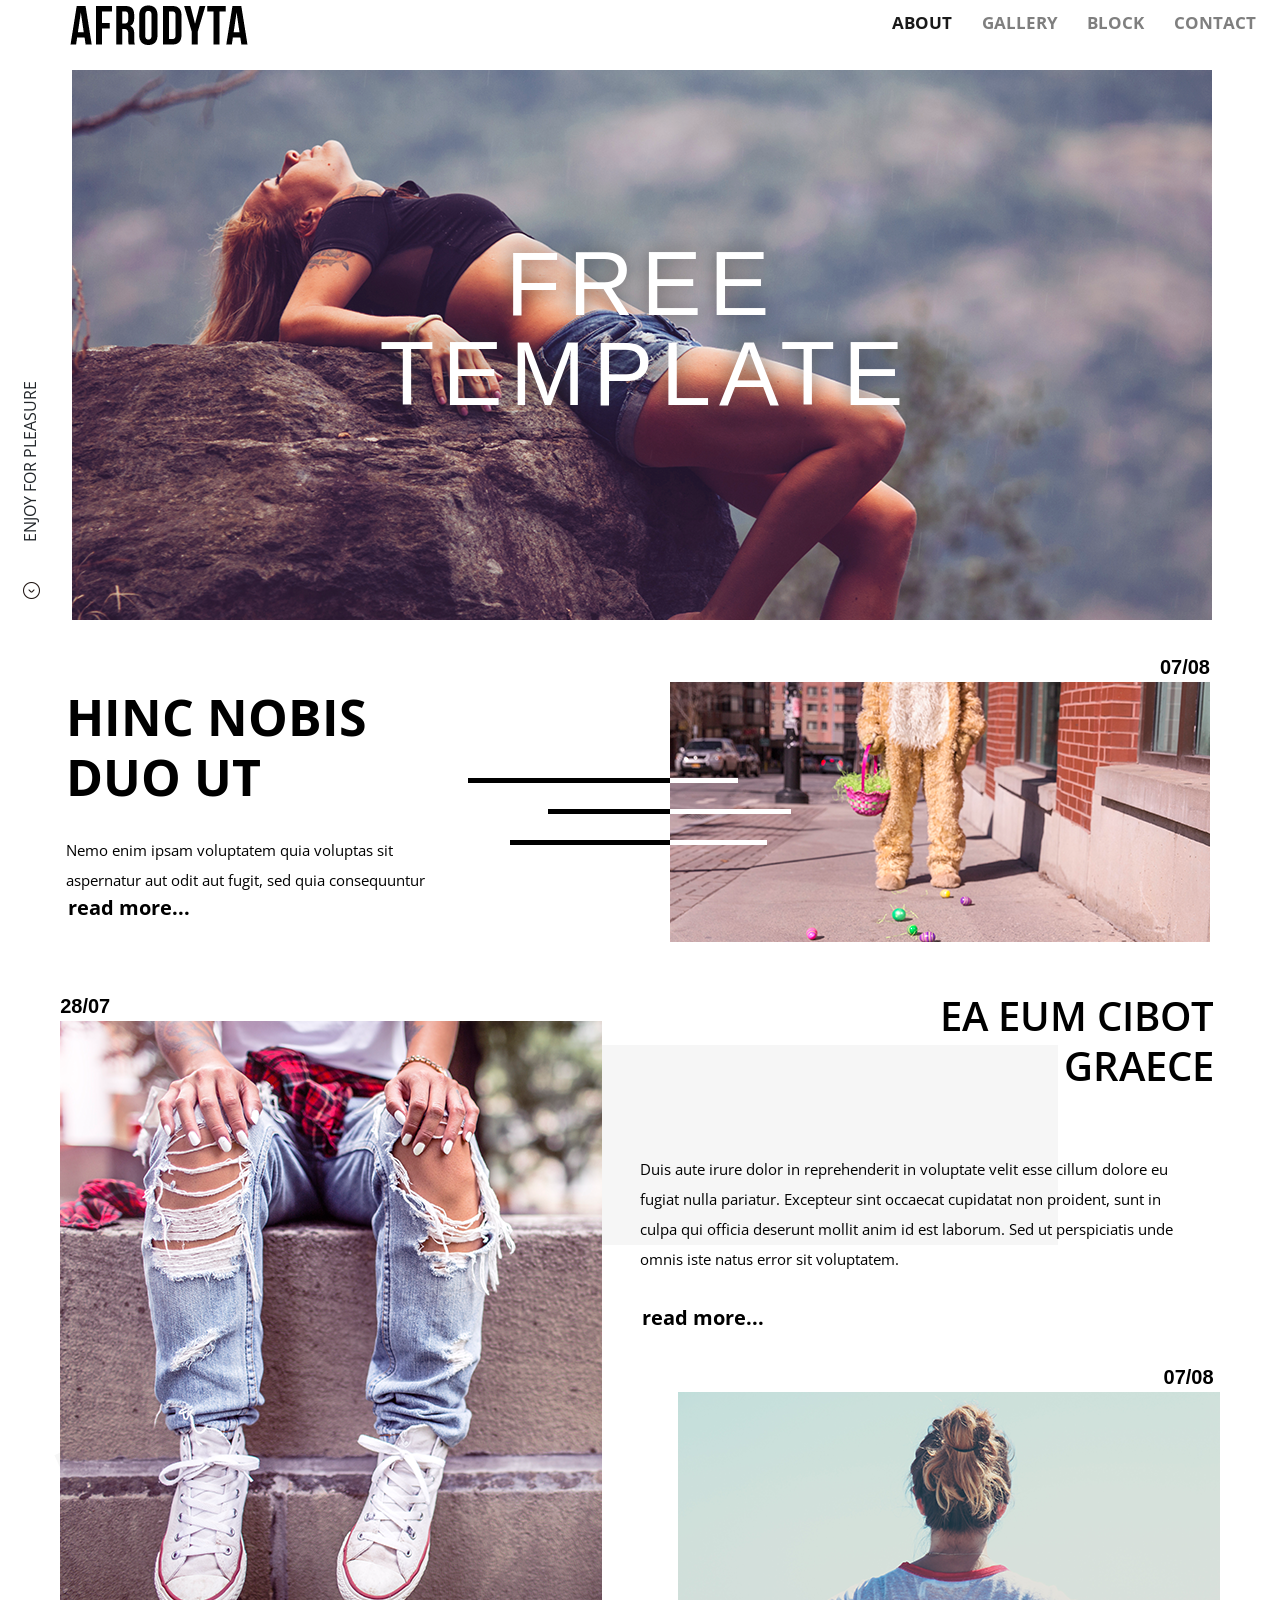
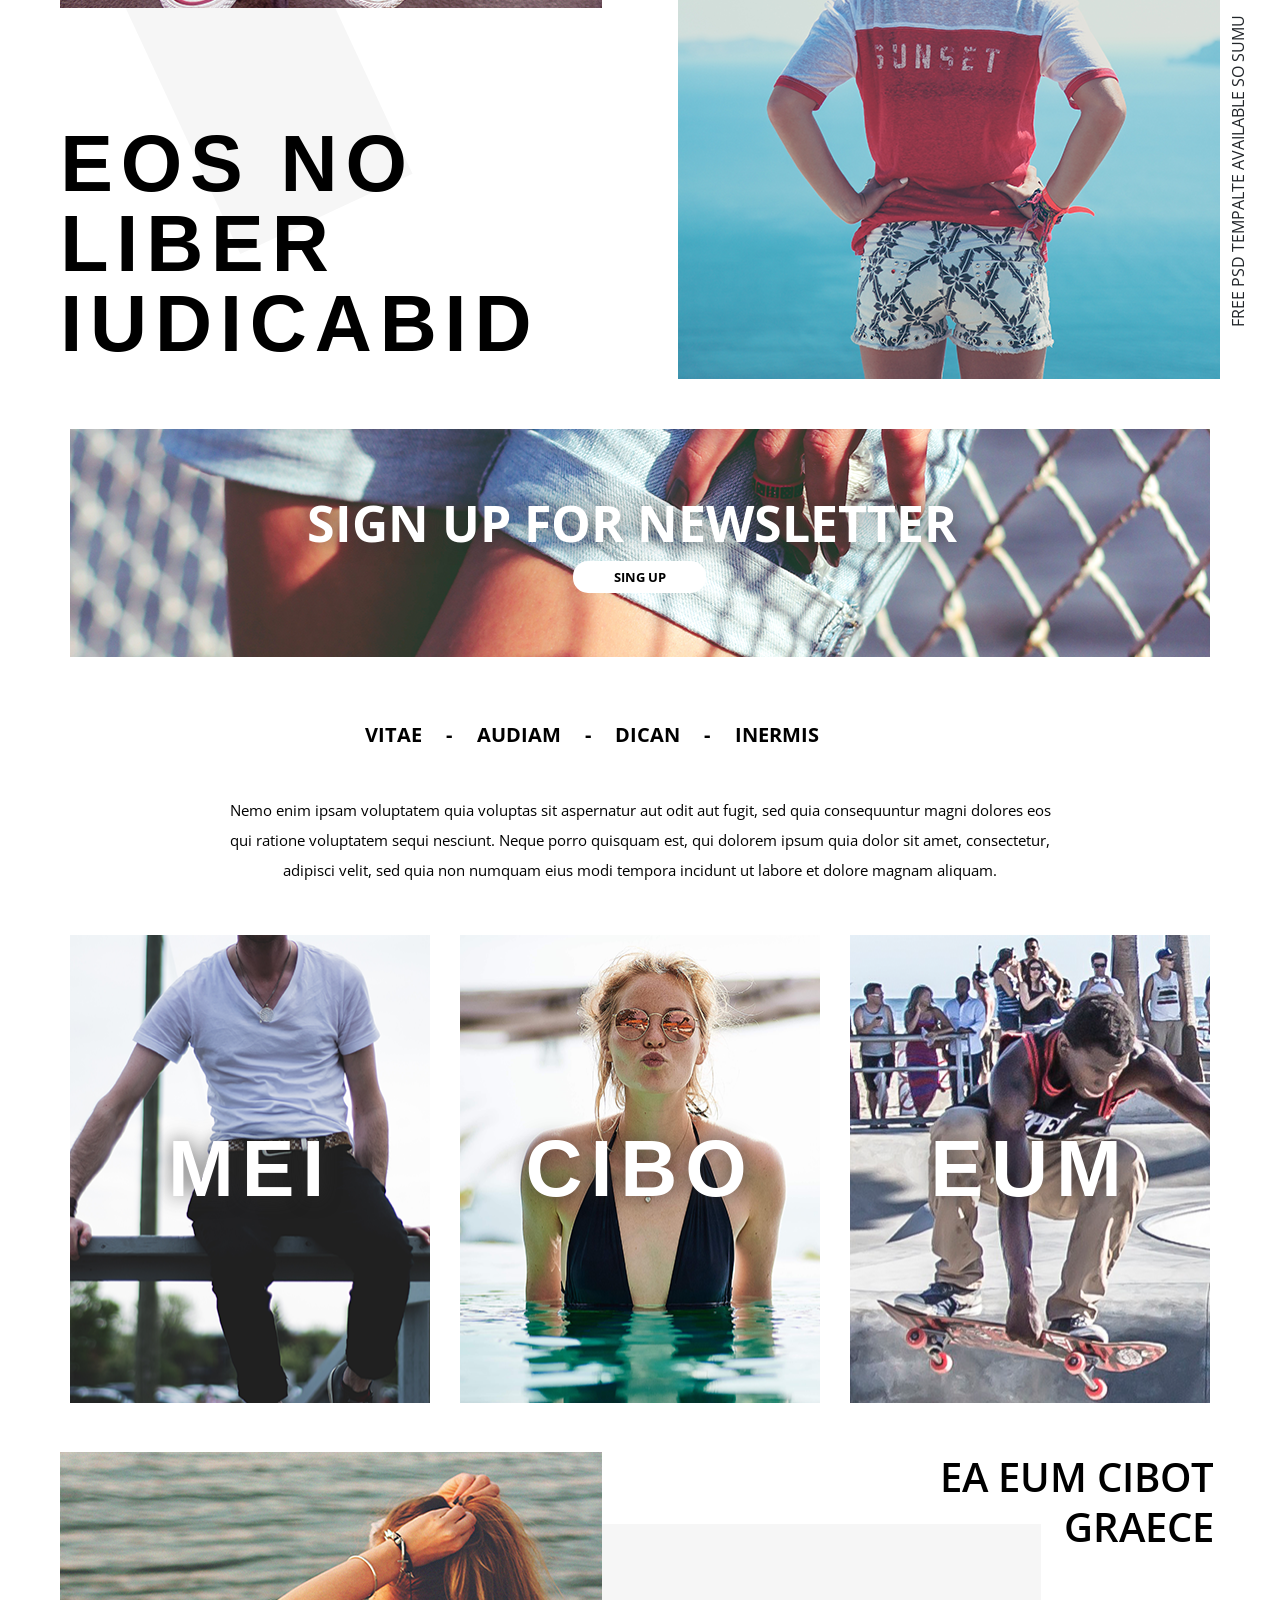
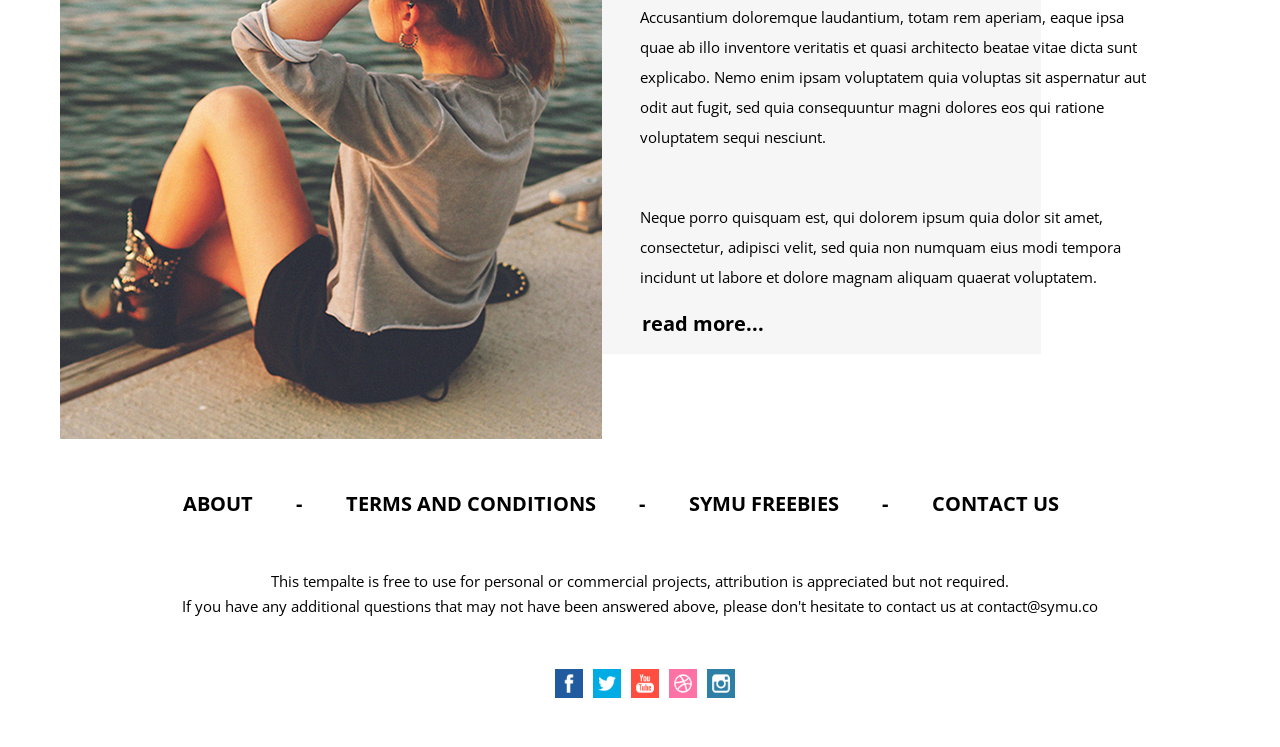
<file: Afrodita_PSD/index.html>
<!doctype html>
<html lang="en">

<head>
  <meta charset="utf-8">
  <meta name="viewport" content="width=device-width, initial-scale=1.0">
  <title>Afdodita</title>
  <link rel="stylesheet" href="https://stackpath.bootstrapcdn.com/bootstrap/4.3.1/css/bootstrap.min.css"
    integrity="sha384-ggOyR0iXCbMQv3Xipma34MD+dH/1fQ784/j6cY/iJTQUOhcWr7x9JvoRxT2MZw1T" crossorigin="anonymous">
  <script> src = "JS/menu.js"</script>
  <link rel="stylesheet" href="CSS/style.css">
</head>

<body>
  <div class="container-fluid">
    <header>
      <nav class="navbar navbar-expand-lg navbar-light">
        <a class="navbar-brand" href="#"><img src="foto/Afrodyta_Logo.png" alt="Logo"></a>
        <button class="navbar-toggler" type="button" data-toggle="collapse" data-target="#navbarNavDropdown"
          aria-controls="navbarNavDropdown" aria-expanded="false" aria-label="Toggle navigation">
          <span class="navbar-toggler-icon"></span>
        </button>
        <div class="collapse navbar-collapse" id="navbarNavDropdown">
          <ul class="navbar-nav">
            <li class="nav-item active">
              <a class="nav-link" href="#">About<span class="sr-only">(current)</span></a>
            </li>
            <li class="nav-item">
              <a class="nav-link" href="#">Gallery</a>
            </li>
            <li class="nav-item">
              <a class="nav-link" href="#">Block</a>
            </li>
            <li class="nav-item">
              <a class="nav-link" href="#">Contact</a>
            </li>
          </ul>
        </div>
      </nav>
    </header>
    <div class="row free-temple m-0">
      <div class="col-lg-12 p-0">
        <div class="vertical">
          <div class="vertical__text">Enjoy for Pleasure</div>
          <div class="vertical__btn"><a href="#"><img src="foto/circle_arrow_down.png" alt="Вниз"></a></div>
        </div>
        <div class="banner__img">
          <div class="banner__img_text">Free Template</div>
        </div>
      </div>
    </div>
    <div class="row hink-nobis m-0">
      <div class="col-lg-6 p-0">
        <div class="left-div">
          <div class="title">Hinc Nobis Duo UT</div>
          <div class="visible-text">Nemo enim ipsam voluptatem quia voluptas sit aspernatur aut odit aut fugit,
            sed quia consequuntur
            <div id="hide-me" class="collapse in">
              The main quia voluptas sit aspernatur aut odit aut fugit sed quia consequuntur
            </div>
          </div>
          <button class="btn btn-readmore" data-toggle="collapse" data-target="#hide-me">read more...</button>
        </div>
      </div>
      <div class="col-lg-6 p-0">
        <div class="rigt-div">
          <div class="date">07/08</div>
          <div class="img">
            <img src="foto/HINC.png" alt="Hink">
          </div>
        </div>
      </div>
      <div class="hink-nobis__lines">
        <span></span>
        <span></span>
        <span></span>
      </div>
    </div>
    <div class="row graece-iudicabit m-0">
      <div class="col-lg-6 p-0">
        <div class="left-div">
          <div class="date">28/07</div>
          <img src="foto/Juins.png" alt="Juins">
          <div class="container-for-grey-block">
            <div class="grey-block"></div>
          </div>
          <div class="text">Eos no Liber Iudicabid</div>
        </div>
      </div>
      <div class="col-lg-6 p-0">
        <div class="right-div">
          <div class="title">
            <div>Ea Eum Cibot<div>Graece</div>
            </div>
          </div>

          <div class="visible-text">
            Duis aute irure dolor in reprehenderit in voluptate velit esse cillum dolore eu fugiat nulla pariatur.
            Excepteur sint occaecat cupidatat non proident, sunt in culpa qui officia deserunt mollit anim id est
            laborum. Sed ut perspiciatis unde omnis iste natus error sit voluptatem.
            <div id="hide-me2" class="collapse in">
              The main quia voluptas sit aspernatur aut odit aut fugit sed quia consequuntur.
              Sed ut perspiciatis unde omnis iste natus error sit voluptatem.
            </div>
            <div class="block-bth">
              <button class="btn btn-readmore" data-toggle="collapse" data-target="#hide-me2">read more...</button>
            </div>
          </div>
          <div class="date">07/08</div>
          <div class="img">
            <img src="foto/sunset.png" alt="sunset">
            <div class="vertical__text">Free psd tempalte AVAILABLE so sumu</div>
          </div>
        </div>
      </div>
      <div class="main-grey-block"></div>
    </div>
    <div class="row sing-up-for m-0">
      <div class="col-lg-12 p-0">
        <div class="sing-up-for__img">
          <div class="img_content">
            <div class="text">SIGN UP FOR NEWSLETTER</div>
            <button>Sing Up</button>
          </div>
        </div>
      </div>
    </div>
    <div class="row vitae m-0">
      <div class="col-lg-12 p-0">
        <div class="title">
          <span>vitae</span>
          <span>-</span>
          <span>audiam</span>
          <span>-</span>
          <span>dican</span>
          <span>-</span>
          <span>inermis</span>
        </div>
        <div class="text">
          Nemo enim ipsam voluptatem quia voluptas sit aspernatur aut odit aut fugit, sed quia consequuntur magni
          dolores eos qui ratione voluptatem sequi nesciunt. Neque porro quisquam est, qui dolorem ipsum quia dolor
          sit amet,
          consectetur, adipisci velit, sed quia non numquam eius modi tempora incidunt ut labore et dolore magnam
          aliquam.
        </div>
      </div>
    </div>
    <div class="row pictures m-0">
      <div class="col-lg-12 p-0">
        <div class="first__picture">
          <div class="first__picture_text">mei</div>
        </div>
        <div class="second__picture">
          <div class="second__picture_text">cibo</div>
        </div>
        <div class="third__picture">
          <div class="third__picture_text">eum</div>
        </div>
      </div>
    </div>
    <div class="row pri-att m-0">
      <div class="col-lg-6 p-0">
        <div class="left-div">
          <img src="foto/kaboompics.com_Girl_at_the_water.png" alt="Water">
        </div>
      </div>
      <div class="col-lg-6 p-0">
        <div class="right-div">
          <div class="title">
            <div>Ea Eum Cibot<div>Graece</div>
            </div>
          </div>
          <div class="visible-text">
            <span class="visible-text_first-part">
              Accusantium doloremque laudantium, totam rem aperiam, eaque ipsa quae ab illo inventore veritatis et quasi
              architecto beatae vitae dicta sunt explicabo. Nemo enim ipsam voluptatem quia voluptas sit aspernatur aut
              odit aut fugit, sed quia consequuntur magni dolores eos qui ratione voluptatem sequi nesciunt.
            </span>
            <span class="visible-text_second-part">
              Neque porro quisquam est, qui dolorem ipsum quia dolor sit amet, consectetur, adipisci velit, sed quia non
              numquam eius modi tempora incidunt ut labore et dolore magnam aliquam quaerat voluptatem.
            </span>
            <div id="hide-me3" class="collapse in">
              The main quia voluptas sit aspernatur aut odit aut fugit sed quia consequuntur.
              Sed ut perspiciatis unde omnis iste natus error sit voluptatem.
            </div>
            <div class="block-bth">
              <button class="btn btn-readmore" data-toggle="collapse" data-target="#hide-me3">read more...</button>
            </div>
          </div>
        </div>
      </div>
      <div class="main-grey-block"></div>
    </div>
    <div class="row about m-0">
      <div class="col-lg-12 p-0">
        <div class="title">
          <span>ABOUT</span>
          <span>-</span>
          <span>TERMS&nbsp;AND&nbsp;CONDITiONS</span>
          <span>-</span>
          <span>SYMU&nbsp;FREEBIES</span>
          <span>-</span>
          <span>CONTACT&nbsp;US</span>
        </div>
        <div class="text">
          <span>
            This tempalte is free to use for personal or commercial projects, attribution is appreciated but not
            required.
          </span>
          <span>
            If you have any additional questions that may not have been answered above, please don't hesitate to
            contact
            us at contact@symu.co
          </span>
        </div>
      </div>
    </div>
    <div class="row social-nerworks m-0">
      <div class="col-lg-12 p-0">
        <a href="#">
          <img src="foto/facebook_logo.png" alt="facebook">
        </a>
        <a href="#">
          <img src="foto/twiter_logo.png" alt="twiter">
        </a>
        <a href="#">
          <img src="foto/youtube_logo.png" alt="youtube">
        </a>
        <a href="#">
          <img src="foto/erath_logo.png" alt="earth">
        </a>
        <a href="#">
          <img src="foto/insta_logo.png" alt="insta">
        </a>
      </div>
    </div>
  </div>
  </div>
  <!-- /.container-fluid -->
  <script src="https://code.jquery.com/jquery-3.3.1.slim.min.js"
    integrity="sha384-q8i/X+965DzO0rT7abK41JStQIAqVgRVzpbzo5smXKp4YfRvH+8abtTE1Pi6jizo"
    crossorigin="anonymous"></script>
  <script src="https://cdnjs.cloudflare.com/ajax/libs/popper.js/1.14.7/umd/popper.min.js"
    integrity="sha384-UO2eT0CpHqdSJQ6hJty5KVphtPhzWj9WO1clHTMGa3JDZwrnQq4sF86dIHNDz0W1"
    crossorigin="anonymous"></script>
  <script src="https://stackpath.bootstrapcdn.com/bootstrap/4.3.1/js/bootstrap.min.js"
    integrity="sha384-JjSmVgyd0p3pXB1rRibZUAYoIIy6OrQ6VrjIEaFf/nJGzIxFDsf4x0xIM+B07jRM"
    crossorigin="anonymous"></script>
</body>

</html>
</file>
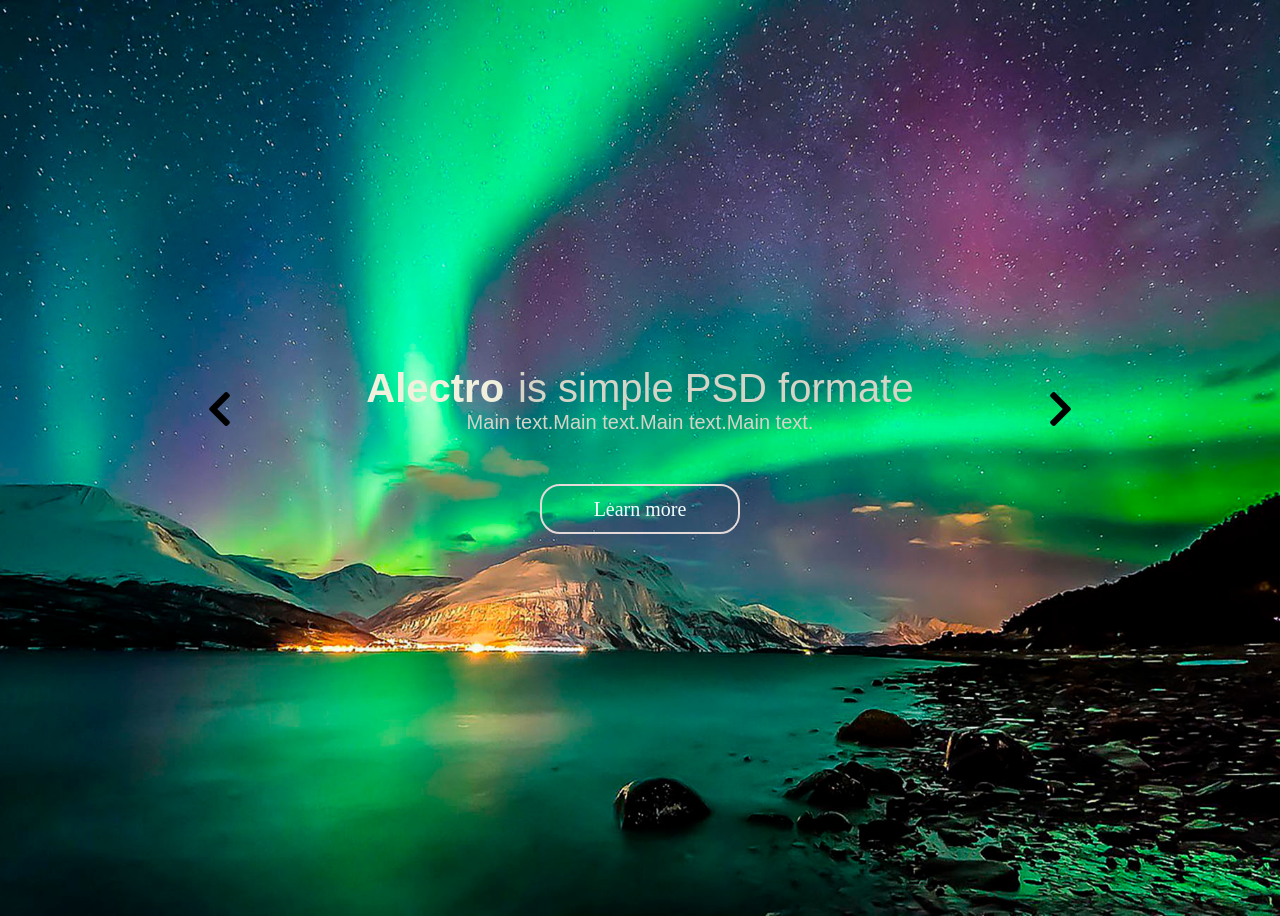
<file: Alectro_PSD/index.html>
<!DOCTYPE html>
<html lang="en">
<head>
    <meta charset="UTF-8">
    <meta name="viewport" content="width=device-width, initial-scale=1.0">
    <meta http-equiv="X-UA-Compatible" content="ie=edge">
    <title>Alectro</title>
    <link rel="stylesheet" href="https://use.fontawesome.com/releases/v5.8.1/css/all.css"
        integrity="sha384-50oBUHEmvpQ+1lW4y57PTFmhCaXp0ML5d60M1M7uH2+nqUivzIebhndOJK28anvf" crossorigin="anonymous">
    <link rel="stylesheet" href="CSS/style.css">
</head>

<body>

    <div class="container">
        <div class="title">
        <div class="arrow">
            <i class="fas fa-chevron-left"></i>
        </div>
        <div class="main-text">
            <span class="row">
                <span class="title_main-word">Alectro</span>
                <span class="title_other-words">is&nbsp;simple&nbsp;PSD&nbsp;formate</span>
            </span>
            <span class="row text"> Main text.Main text.Main text.Main text.</span>
        </div>
        <div class="arrow">
                <i class="fas fa-chevron-right"></i>
        </div>
        </div>
        <div class="button">
            <button class="bth">Learn more</button>
        </div>
    </div>
   
    <!-- <section class="container">
        <div class="container__item container__item-title ">
            <div class="container__item container__item-title_icon">
                <i class="fas fa-chevron-left"></i>
            </div>
            <div class="container__item container__item-title_text">
                <span class="container__item-title_main-word">Alectro</span>
                <span class="container__item-title_other-words"> is simple PSD formate</span>
            </div>
            <div class="container__item container__item-title_icon">
                <i class="fas fa-chevron-right"></i>
            </div>
        </div>
        <div class="container__item container__item_main-text ">
            Main text.Main text.Main text.Main text.
        </div>
        <div class="container__item container__item_button">
            <button class="bth">Learn more</button>
        </div>
    </section> -->

</body>
</html>
</file>
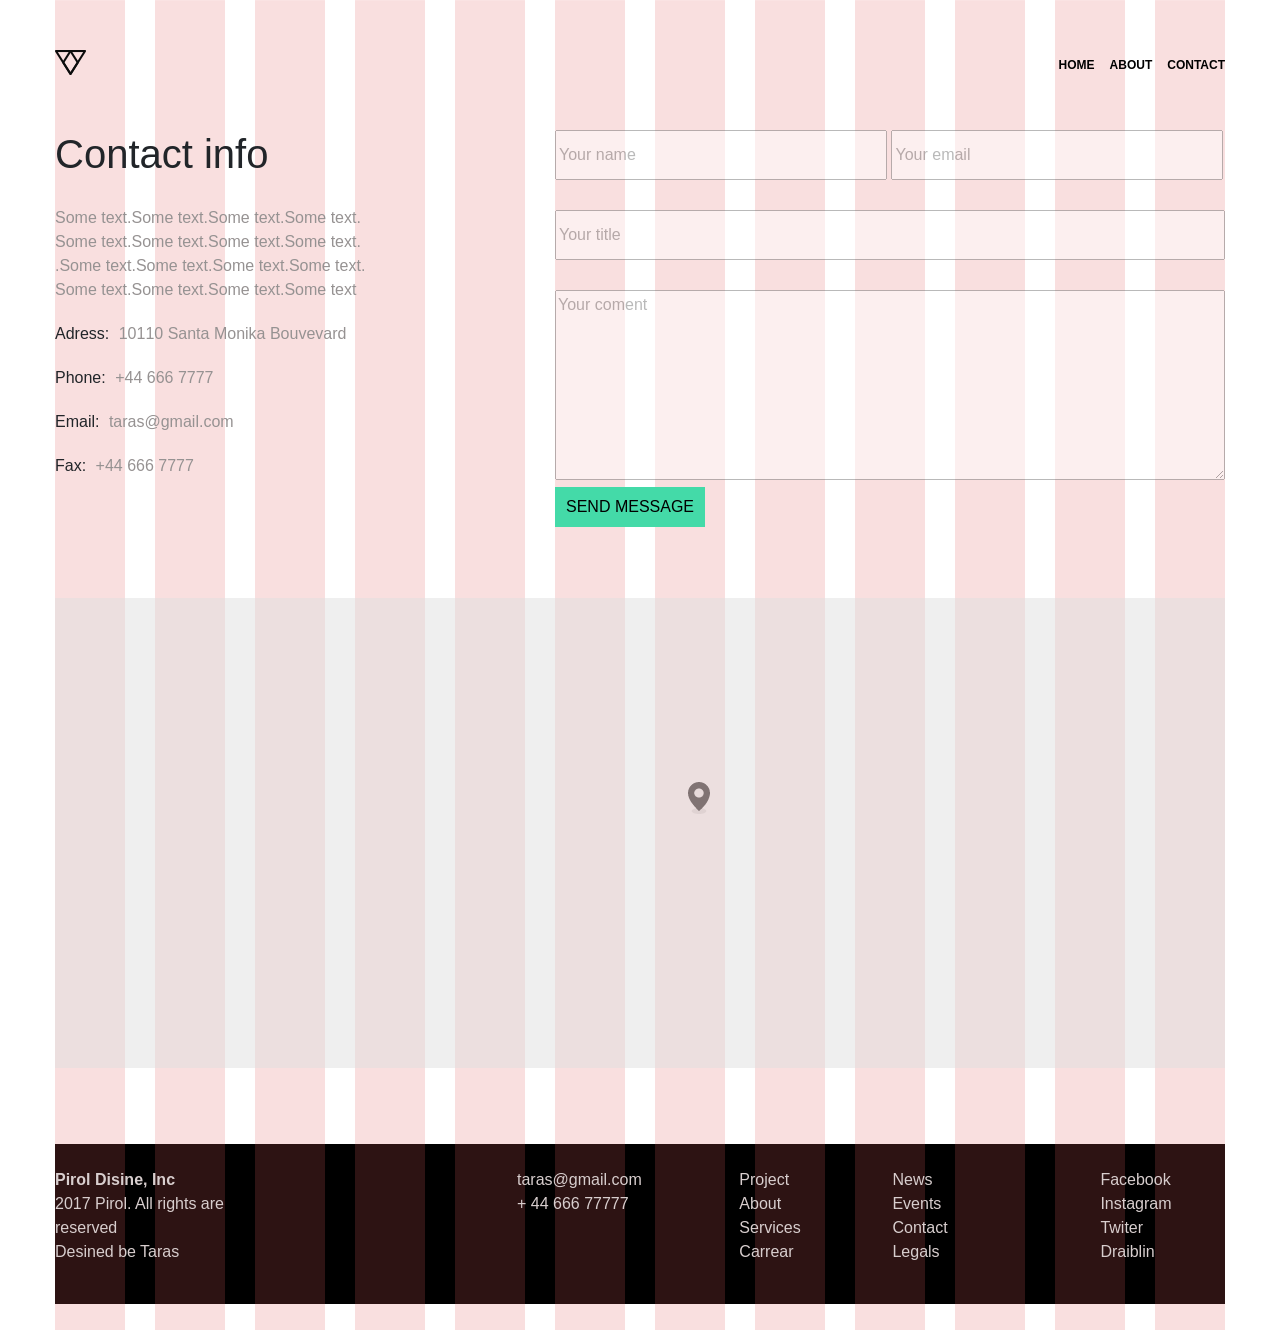
<file: Contact-us_PSD/index.html>
<!doctype html>
<html lang="en">

<head>
  <meta charset="utf-8">
  <meta name="viewport" content="width=device-width, initial-scale=1, shrink-to-fit=no">

  <title>Contact-us</title>
  <link href="http://allfont.ru/allfont.css?fonts=montserrat" rel="stylesheet" type="text/css" />
  <link rel="stylesheet" href="https://use.fontawesome.com/releases/v5.8.2/css/all.css"
    integrity="sha384-oS3vJWv+0UjzBfQzYUhtDYW+Pj2yciDJxpsK1OYPAYjqT085Qq/1cq5FLXAZQ7Ay" crossorigin="anonymous">
  <link rel="stylesheet" href="https://stackpath.bootstrapcdn.com/bootstrap/4.3.1/css/bootstrap.min.css"
    integrity="sha384-ggOyR0iXCbMQv3Xipma34MD+dH/1fQ784/j6cY/iJTQUOhcWr7x9JvoRxT2MZw1T" crossorigin="anonymous">
  <link rel="stylesheet" href="CSS/style.css">
</head>

<body>
  <div class="container-fluid">
    <header>
      <div class="row">
        <div class="col-lg-auto col-md-auto col-sm-auto col-auto p-0">
          <div class="logo">
            <img src="foto/logo.png">
          </div>
        </div>
        <div class="col-lg-auto col-md-auto col-sm-auto col-auto p-0">
          <ul class="menu">
            <a href="#" class="nav__menu_home">
              <li>Home</li>
            </a>
            <a href="#" class="nav__menu_about">
              <li>About</li>
            </a>
            <a href="#" class="nav__menu_contact">
              <li>Contact</li>
            </a>
          </ul>
        </div>
      </div>
    </header>
    <div class="row main">
      <div class="col-lg-5 p-0">
        <div class="left-div">
          <div class="title">
            <h1>Contact info</h1>
          </div>
          <div class="text">
            Some text.Some text.Some text.Some text.
            Some text.Some text.Some text.Some text.
            .Some text.Some text.Some text.Some text.
            Some text.Some text.Some text.Some text
          </div>
          <div class="contacts">
            <div class="address">
              <span>Adress:</span>
              <span>10110 Santa Monika Bouvevard</span>
            </div>
            <div class="phone">
                <span>Phone:</span>
                <span>+44 666 7777</span>
              </div>
              <div class="email">
                  <span>Email:</span>
                  <span>taras@gmail.com</span>
                </div>
                <div class="fax">
                    <span>Fax:</span>
                    <span>+44 666 7777</span>
                  </div>
          </div>
        </div>
      </div>
      <div class="col-lg-7 p-0">
        <div class="right-div">
            <form>
                <input type="text" placeholder="Your name" class="input__first-line">
                <input type="email" placeholder="Your email" class="input__first-line">
                <input type="email" placeholder="Your title" class="input__second-line">
                <textarea name="" placeholder="Your coment" class="coment"></textarea>
                <button vallue = ''>Send message</button>
              </form>
        </div>
      </div>
      </div>
      <div class="row grey-block">
        <div class="col-lg-12 p-0">
          <img src="foto/7-layers.png" alt="">
        </div>
      </div>
      <footer>
        <div class="row">
          <div class="col-lg-12 p-0">
            <div class="left-div">
              <div class="first-element">
                <ul>
                  <li>Pirol Disine, Inc</li>
                  <li>2017 Pirol. All rights are reserved </li>
                  <li>Desined be Taras</li>
                </ul>
              </div>
              <div class="second-element">
                <ul>
                  <li>taras@gmail.com</li>
                  <li>+ 44 666 77777</li>
                </ul>
              </div>
            </div>
            <div class="right-div">
              <div class="first-element">
                <ul class="first-ul">
                  <li>Project</li>
                  <li>About</li>
                  <li>Services</li>
                  <li>Carrear</li>
                </ul>
                <ul class="second-ul">
                    <li>News</li>
                    <li>Events</li>
                    <li>Contact</li>
                    <li>Legals</li>
                  </ul>
              </div>
              <div class="second-element">
                <ul>
                  <li>Facebook</li>
                  <li>Instagram</li>
                  <li>Twiter</li>
                  <li>Draiblin</li>
                </ul>
              </div>
            </div>

          </div>
          <div class="black-block"></div>
        </div>
      </footer>

      <div class="row">
        <div class="col-lg-12 p-0">
            
        </div>
      </div>

     
  </div>
  <!-- 
      <div class="row m-0 p-0 second-row">
        <div class="col-md-4 m-0 p-0">
          <div class="row contact-info p-0">
            <div class="col-md m-0 ">
              <div class="contact-info__title">
               <h1>Contact info</h1>
              </div>
            </div>
          </div>
          <!-- /.row 
          <div class="row m-0 p-0">
            <div class="col-md p-0">
              <div class="contact-info__main-text">Some text.Some text.Some text.Some text.
                 Some text.Some text.Some text.Some text.
                 Some text.Some text.Some text.Some text
              </div>
            </div>
          </div>
          <!-- /.row 
          <div class="row m-0 p-0">
            <div class="col-md-auto p-0">
              <div class="contact-info__type-of-connection">
                  Adress:
              </div> 
            </div>
            <div class="col-md-auto">XXXX</div>
          </div>
          <!-- /.row 
          <div class="row m-0 p-0">
              <div class="col-md-auto p-0">
                  <div class="contact-info__type-of-connection">
                      Phone:
                  </div> 
                </div>
            <div class="col-md-auto">XXXXXXXXXXXX</div>
          </div>
          <!-- /.row --
          <div class="row m-0 p-0 p-0">
              <div class="col-md-auto p-0">
                  <div class="contact-info__type-of-connection">
                      Email:
                  </div> 
                </div>
            <div class="col-md-auto">XXXXX</div>
          </div>
          <!-- /.row 
          <div class="row m-0 p-0">
              <div class="col-md-auto p-0">
                  <div class="contact-info__type-of-connection">
                      Fax:
                  </div> 
                </div>
            <div class="col-md-auto">XXXXXXXXXX</div>
          </div>
          <!-- /.row -
        </div>


        <div class="col-md-8 m-0 p-0">
          <div class="row m-0 p-0 bg-primary">
            <div class="col-md-12 m-0 p-0">
              <form>
                <input type="text" placeholder="Name" class="input__first-line">
                <input type="email" placeholder="Email" class="input__first-line">
              </form>
            </div>
            
          </div>
          <!-- /.row --
          <div class="row m-0 p-0">
            <div class="col-md m-0 p-0"></div>
            <form>
                <input type="text" placeholder="Your title" class="input__second-line">
              </form>
          </div>
          <!-- /.ror --
        </div>
      </div>
      <!-- /.row --
    </div>
  </div>
   /.top-block

  <div class="row a">
    <div class="col-md">
      <div class="row justify-content-between bg-primary">
        <div class="col-md-auto bg-warning">XXX</div>
        <div class="col-md-auto bg-warning">XXX</div>
      </div>
    </div>
    <div class="col-md">
      <div class="row justify-content-around">
     <div class="col-md-auto bg-warning">
       <div class="row bg">
        <div class="col-md-auto bg-primary s">11</div>
        <div class="col-md-auto bg-primary v">22</div>
      </div>
     </div>
     <div class="col-md-auto bg-primary">XXX</div>
        </div>
      </div>
      </div>
    </div>
  </div> -->

  <script src="https://code.jquery.com/jquery-3.3.1.slim.min.js"
    integrity="sha384-q8i/X+965DzO0rT7abK41JStQIAqVgRVzpbzo5smXKp4YfRvH+8abtTE1Pi6jizo"
    crossorigin="anonymous"></script>
  <script src="https://cdnjs.cloudflare.com/ajax/libs/popper.js/1.14.7/umd/popper.min.js"
    integrity="sha384-UO2eT0CpHqdSJQ6hJty5KVphtPhzWj9WO1clHTMGa3JDZwrnQq4sF86dIHNDz0W1"
    crossorigin="anonymous"></script>
  <script src="https://stackpath.bootstrapcdn.com/bootstrap/4.3.1/js/bootstrap.min.js"
    integrity="sha384-JjSmVgyd0p3pXB1rRibZUAYoIIy6OrQ6VrjIEaFf/nJGzIxFDsf4x0xIM+B07jRM"
    crossorigin="anonymous"></script>
</body>

</html>
</file>
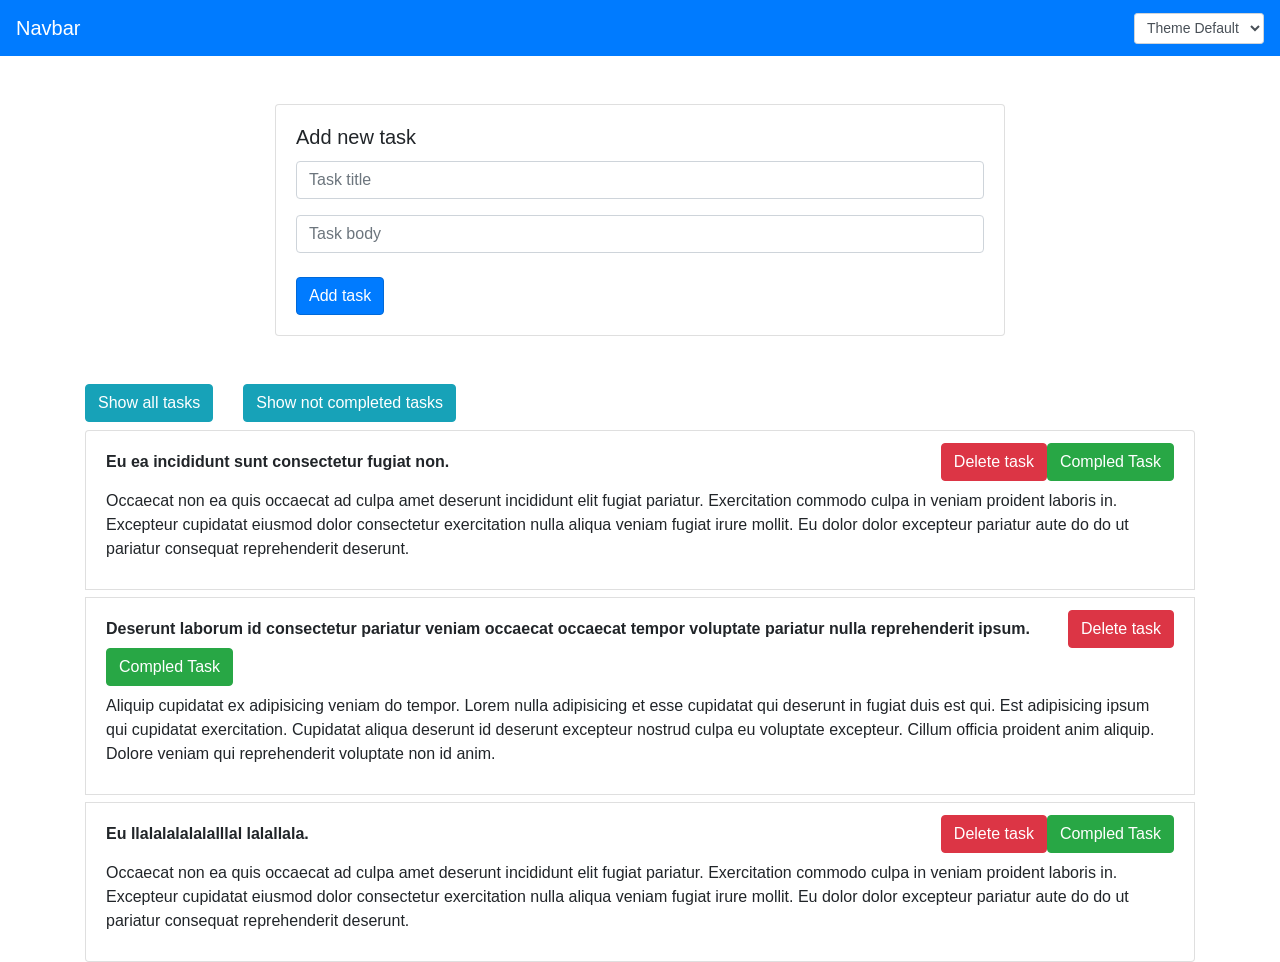
<file: first-project-START/index.html>
<!DOCTYPE html>
<html lang="en">
  <head>
    <meta charset="UTF-8" />
    <meta name="viewport" content="width=device-width, initial-scale=1.0" />
    <meta http-equiv="X-UA-Compatible" content="ie=edge" />
    <link
      rel="stylesheet"
      href="https://stackpath.bootstrapcdn.com/bootstrap/4.3.1/css/bootstrap.min.css"
      integrity="sha384-ggOyR0iXCbMQv3Xipma34MD+dH/1fQ784/j6cY/iJTQUOhcWr7x9JvoRxT2MZw1T"
      crossorigin="anonymous"
    />
    <link rel="stylesheet" href="styles.css" />
    <title>Todo List</title>
  </head>
  <body>
    <nav class="header navbar navbar-dark bg-primary">
      <a class="navbar-brand">Navbar</a>
      <form class="form-inline">
        <select class="form-control form-control-sm" id="themeSelect">
          <option value="default">Theme Default</option>
          <option value="light">Theme Light</option>
          <option value="dark">Theme Dark</option>
        </select>
      </form>
    </nav>
    <div class="form-section mt-5">
      <div class="container">
        <div class="row">
          <div class="col col-8 mx-auto">
            <div class="card">
              <div class="card-body">
                <h5 class="card-title">Add new task</h5>
                <form name="addTask">
                  <input type="text" name="title" id="title" class="form-control" placeholder="Task title"/>
                  <input type="text" name="body" id="body"class="form-control mt-3" placeholder="Task body"/>
                  <button type="submit" class="btn btn-primary mt-4">
                    Add task
                  </button>
                </form>
              </div>
            </div>
          </div>
        </div>
      </div>
    </div>
    <div class="tasks-list-section mt-5">
      <div class="container">
        <ul class="list-group">
        </ul>
      </div>
    </div>
    <script src="app.js"></script>
  </body>
</html>
</file>
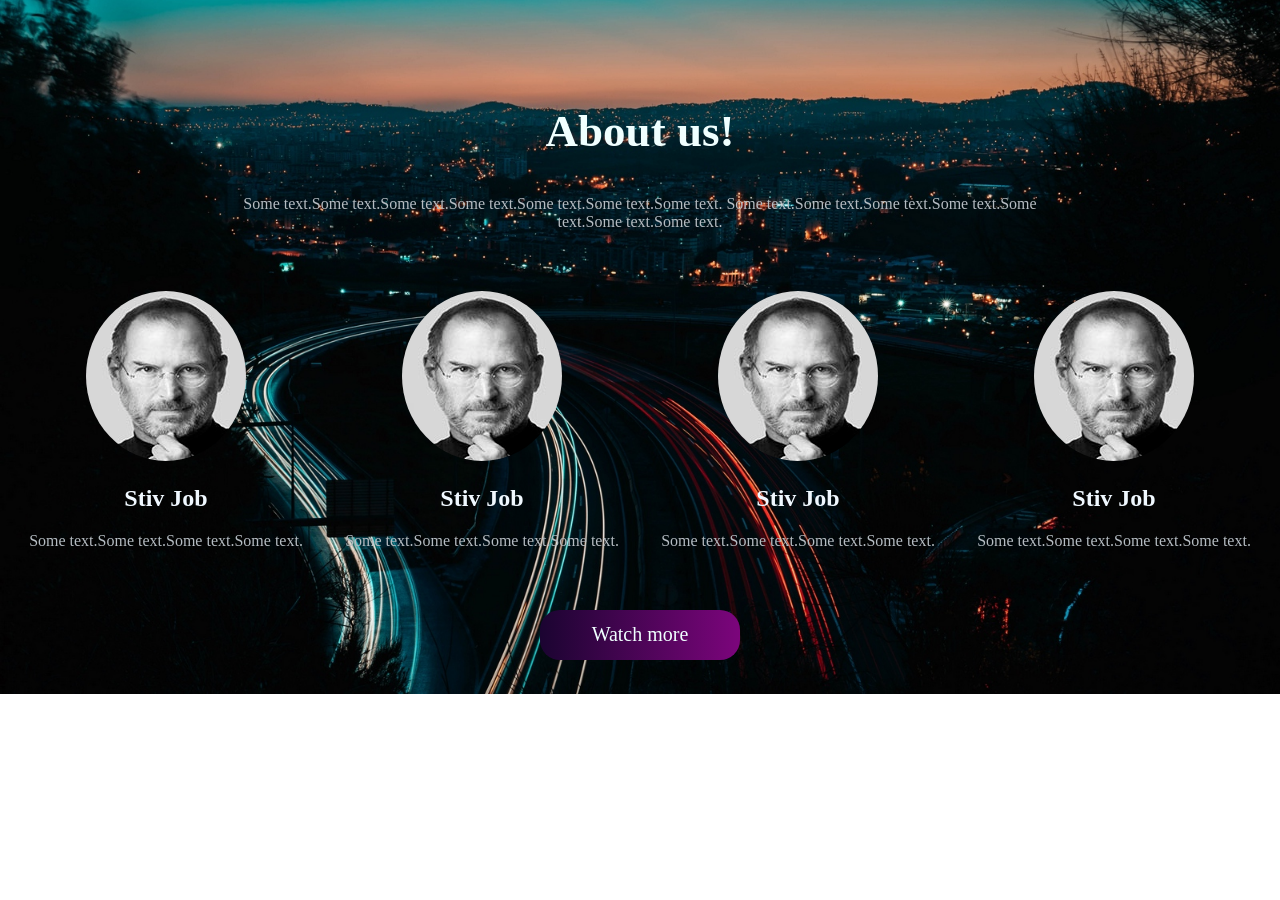
<file: Landing-page/index.html>
<!DOCTYPE html>
<html lang="en">

<head>
    <meta charset="UTF-8">
    <meta name="viewport" content="width=device-width, initial-scale=1.0">
    <meta http-equiv="X-UA-Compatible" content="ie=edge">
    <title>About-us</title>
    <link rel="stylesheet" href="CSS/style.css">
</head>

<body>
    <div class="container">
        <article class="main-text">
            <div class="title">
                <h2>About us!</h2>
            </div>
            <div class="text">
                Some text.Some text.Some text.Some text.Some text.Some text.Some text.
                Some text.Some text.Some text.Some text.Some text.Some text.Some text.
            </div>
        </article>
        <article class="portfolios">
            <div class="portfolio-item">
                <img src="foto/stiv2.jpg" class="main-article_portfolio-item__img" alt="picture">
                <div class="portfolio-item__img-text">
                    <div class="title">
                        <h2>Stiv Job</h2>
                    </div>
                    <div class="text">
                        Some text.Some text.Some text.Some text.
                    </div>
                </div>
            </div>
            <div class="portfolio-item">
                    <img src="foto/stiv2.jpg" class="main-article_portfolio-item__img" alt="picture">
                    <div class="portfolio-item__img-text">
                        <div class="title">
                            <h2>Stiv Job</h2>
                        </div>
                        <div class="text">
                            Some text.Some text.Some text.Some text.
                        </div>
                    </div>
            </div>
            <div class="portfolio-item">
                    <img src="foto/stiv2.jpg" class="main-article_portfolio-item__img" alt="picture">
                    <div class="portfolio-item__img-text">
                        <div class="title">
                            <h2>Stiv Job</h2>
                        </div>
                        <div class="text">
                            Some text.Some text.Some text.Some text.
                        </div>
                    </div>
            </div>
            <div class="portfolio-item">
                    <img src="foto/stiv2.jpg" class="main-article_portfolio-item__img" alt="picture">
                    <div class="portfolio-item__img-text">
                        <div class="title">
                            <h2>Stiv Job</h2>
                        </div>
                        <div class="text">
                            Some text.Some text.Some text.Some text.
                        </div>
                    </div>
            </div>
        </article>
        <article class="button">
            <button class="bth">Watch more</button>
        </article>
    </div>
   
</body>

</html>
</file>
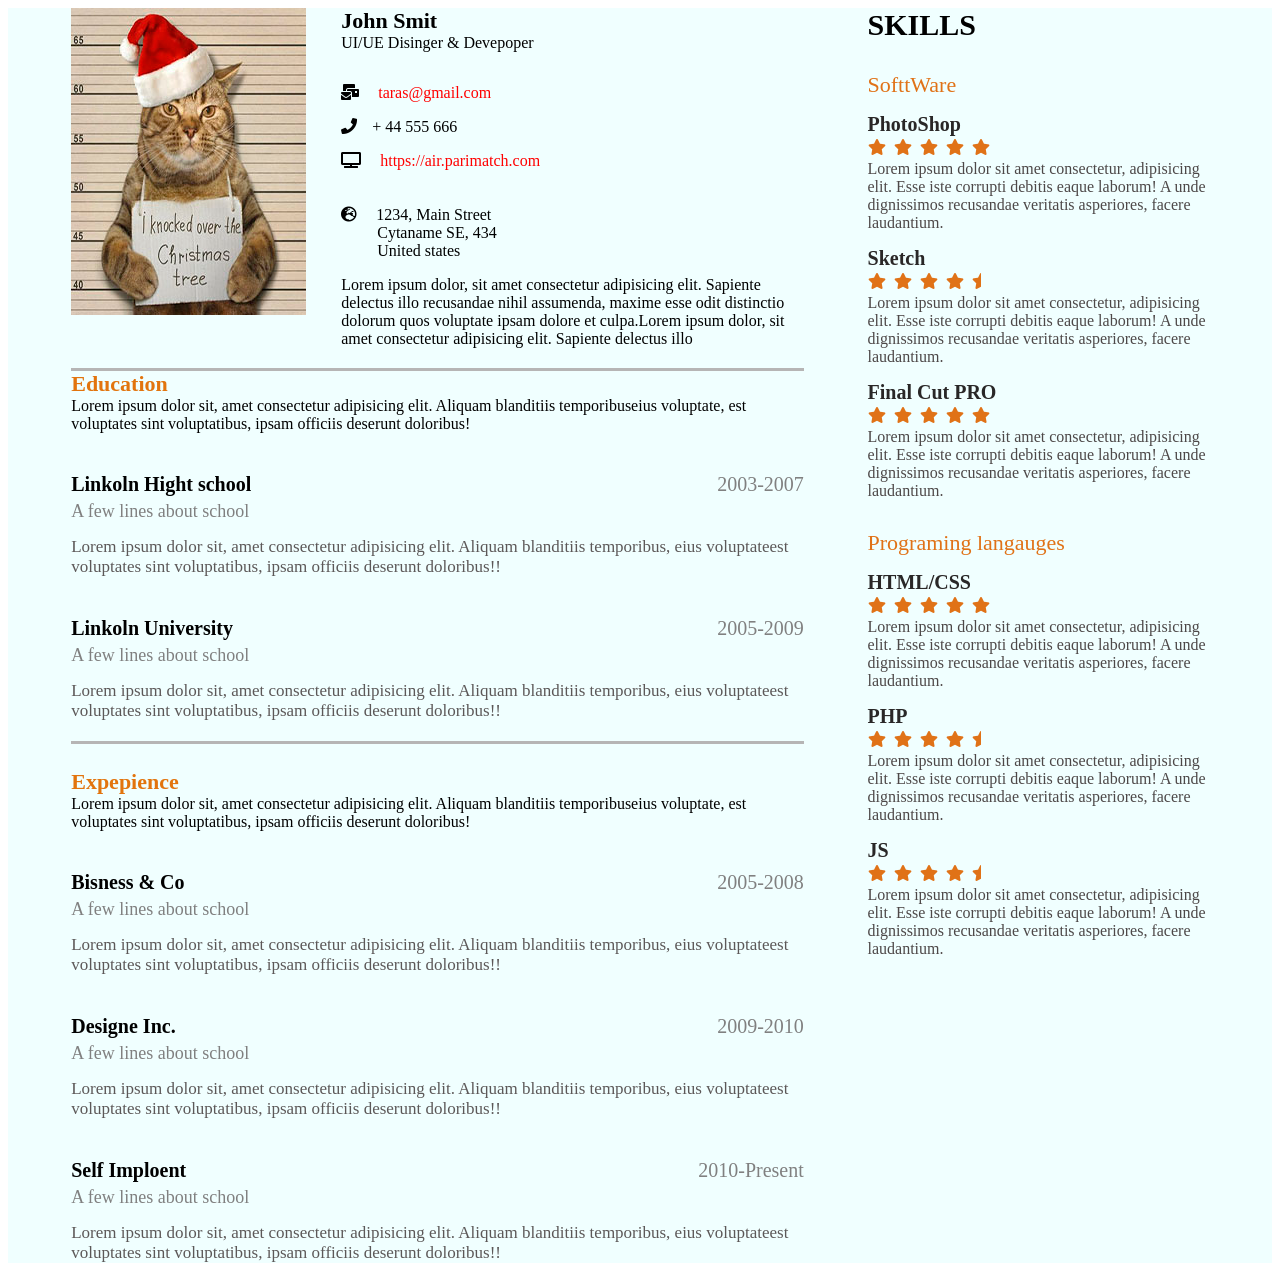
<file: Portfolio-variant1/index.html>
<!DOCTYPE html>
<html lang="en">

<head>
    <meta charset="UTF-8">
    <meta name="viewport" content="width=device-width, initial-scale=1.0">
    <meta http-equiv="X-UA-Compatible" content="ie=edge">
    <title>Portfolio for print</title>
    <link rel="stylesheet" href="https://use.fontawesome.com/releases/v5.8.1/css/all.css"
        integrity="sha384-50oBUHEmvpQ+1lW4y57PTFmhCaXp0ML5d60M1M7uH2+nqUivzIebhndOJK28anvf" crossorigin="anonymous">
    <link rel="stylesheet" href="CSS/style.css">

</head>

<body>
    <div class="container">
        <div class="main-div">
            <div class="left-div">
                <div class="portfolio">
                    <div class="img">
                        <img src="foto/portfoli1.jpg" alt="">
                    </div>
                    <div class="portfolio__information">
                        <div class="name">
                            <span>John Smit</span>
                            <span>UI/UE Disinger & Devepoper</span>
                        </div>
                        <div class="contacts">
                            <ul>
                                <li><i class="fas fa-mail-bulk"></i>
                                    <p>taras@gmail.com</p>
                                </li>
                                <li><i class="fas fa-phone"></i>+ 44 555 666</li>
                                <li><i class="fas fa-tv"></i>
                                    <p>https://air.parimatch.com</p>
                                </li>
                                <li><i class="fas fa-globe-europe"></i>
                                    <span>1234, Main Street</span>
                                    <span>Cytaname SE, 434</span>
                                    <span>United states</span>
                                </li>
                            </ul>
                        </div>
                        <div class="about-me">
                            Lorem ipsum dolor, sit amet consectetur adipisicing elit. Sapiente delectus illo
                            recusandae nihil assumenda, maxime esse odit distinctio dolorum quos voluptate ipsam
                            dolore et culpa.Lorem ipsum dolor, sit amet consectetur adipisicing elit. Sapiente
                            delectus illo
                        </div>
                    </div>
                </div>
                <div class="arrow">
                    <span></span>
                </div>
                <div class="education">
                    <div class="title">
                        <span>Education</span>
                        <span>Lorem ipsum dolor sit, amet consectetur adipisicing elit. Aliquam blanditiis
                            temporibuseius voluptate, est voluptates sint voluptatibus, ipsam officiis deserunt
                            doloribus!</span>
                    </div>
                    <div class="education__item">
                        <div class="institution">
                            <div class="institution_name">Linkoln Hight school</div>
                            <div class="period">2003-2007</div>
                        </div>
                        <div class="about">
                            <span>A few lines about school</span>
                            <span>Lorem ipsum dolor sit, amet consectetur adipisicing elit. Aliquam blanditiis
                                temporibus, eius voluptateest voluptates sint voluptatibus, ipsam officiis deserunt
                                doloribus!!
                            </span>
                        </div>
                    </div>
                    <div class="education__item">
                        <div class="institution">
                            <div class="institution_name">Linkoln University</div>
                            <div class="period">2005-2009</div>
                        </div>
                        <div class="about">
                            <span>A few lines about school</span>
                            <span>Lorem ipsum dolor sit, amet consectetur adipisicing elit. Aliquam blanditiis
                                temporibus, eius voluptateest voluptates sint voluptatibus, ipsam officiis deserunt
                                doloribus!!
                            </span>
                        </div>
                    </div>
                </div>
                <div class="arrow">
                    <span></span>
                </div>
                <div class="experience">
                    <div class="title">
                        <span>Expepience</span>
                        <span>Lorem ipsum dolor sit, amet consectetur adipisicing elit. Aliquam blanditiis
                            temporibuseius voluptate, est voluptates sint voluptatibus, ipsam officiis deserunt
                            doloribus!</span>
                    </div>
                    <div class="experience__item">
                        <div class="institution">
                            <div class="institution_name">Bisness & Co </div>
                            <div class="period">2005-2008</div>
                        </div>
                        <div class="about">
                            <span>A few lines about school</span>
                            <span>Lorem ipsum dolor sit, amet consectetur adipisicing elit. Aliquam blanditiis
                                temporibus, eius voluptateest voluptates sint voluptatibus, ipsam officiis deserunt
                                doloribus!!
                            </span>
                        </div>
                    </div>
                    <div class="experience__item">
                        <div class="institution">
                            <div class="institution_name">Designe Inc.</div>
                            <div class="period">2009-2010</div>
                        </div>
                        <div class="about">
                            <span>A few lines about school</span>
                            <span>Lorem ipsum dolor sit, amet consectetur adipisicing elit. Aliquam blanditiis
                                temporibus, eius voluptateest voluptates sint voluptatibus, ipsam officiis deserunt
                                doloribus!!
                            </span>
                        </div>
                    </div>
                    <div class="experience__item">
                        <div class="institution">
                            <div class="institution_name">Self Imploent</div>
                            <div class="period">2010-Present</div>
                        </div>
                        <div class="about">
                            <span>A few lines about school</span>
                            <span>Lorem ipsum dolor sit, amet consectetur adipisicing elit. Aliquam blanditiis
                                temporibus, eius voluptateest voluptates sint voluptatibus, ipsam officiis deserunt
                                doloribus!!
                            </span>
                        </div>
                    </div>
                </div>
            </div>
            <div class="right-div">
                <div class="title">Skills</div>
                <div class="skills">
                    <div class="title">SofttWare</div>
                    <div class="skills__item">
                        <div class="name">PhotoShop</div>
                        <div class="level">
                            <ul>
                                <li><i class="fas fa-star"></i></li>
                                <li><i class="fas fa-star"></i></li>
                                <li><i class="fas fa-star"></i></li>
                                <li><i class="fas fa-star"></i></li>
                                <li><i class="fas fa-star"></i></li>
                            </ul>
                        </div>
                        <div class="about">Lorem ipsum dolor sit amet consectetur, adipisicing elit. Esse iste corrupti
                            debitis eaque laborum! A unde dignissimos recusandae veritatis asperiores, facere
                            laudantium.</div>
                    </div>
                    <div class="skills__item">
                        <div class="name">Sketch</div>
                        <div class="level">
                            <ul>
                                <li><i class="fas fa-star"></i></li>
                                <li><i class="fas fa-star"></i></li>
                                <li><i class="fas fa-star"></i></li>
                                <li><i class="fas fa-star"></i></li>
                                <li><i class="fas fa-star-half"></i></li>
                            </ul>
                        </div>
                        <div class="about">Lorem ipsum dolor sit amet consectetur, adipisicing elit. Esse iste corrupti
                            debitis eaque laborum! A unde dignissimos recusandae veritatis asperiores, facere
                            laudantium.</div>
                    </div>
                    <div class="skills__item">
                        <div class="name">Final Cut PRO</div>
                        <div class="level">
                            <ul>
                                <li><i class="fas fa-star"></i></li>
                                <li><i class="fas fa-star"></i></li>
                                <li><i class="fas fa-star"></i></li>
                                <li><i class="fas fa-star"></i></li>
                                <li><i class="fas fa-star"></i></li>
                            </ul>
                        </div>
                        <div class="about">Lorem ipsum dolor sit amet consectetur, adipisicing elit. Esse iste corrupti
                            debitis eaque laborum! A unde dignissimos recusandae veritatis asperiores, facere
                            laudantium.</div>
                    </div>
                </div>
                <div class="skills">
                    <div class="title">Programing langauges</div>
                    <div class="skills__item">
                        <div class="name">HTML/CSS</div>
                        <div class="level">
                            <ul>
                                <li><i class="fas fa-star"></i></li>
                                <li><i class="fas fa-star"></i></li>
                                <li><i class="fas fa-star"></i></li>
                                <li><i class="fas fa-star"></i></li>
                                <li><i class="fas fa-star"></i></li>
                            </ul>
                        </div>
                        <div class="about">Lorem ipsum dolor sit amet consectetur, adipisicing elit. Esse iste corrupti
                            debitis eaque laborum! A unde dignissimos recusandae veritatis asperiores, facere
                            laudantium.</div>
                    </div>
                    <div class="skills__item">
                        <div class="name">PHP</div>
                        <div class="level">
                            <ul>
                                <li><i class="fas fa-star"></i></li>
                                <li><i class="fas fa-star"></i></li>
                                <li><i class="fas fa-star"></i></li>
                                <li><i class="fas fa-star"></i></li>
                                <li><i class="fas fa-star-half"></i></li>
                            </ul>
                        </div>
                        <div class="about">Lorem ipsum dolor sit amet consectetur, adipisicing elit. Esse iste corrupti
                            debitis eaque laborum! A unde dignissimos recusandae veritatis asperiores, facere
                            laudantium.</div>
                    </div>
                    <div class="skills__item">
                        <div class="name">JS</div>
                        <div class="level">
                            <ul>
                                <li><i class="fas fa-star"></i></li>
                                <li><i class="fas fa-star"></i></li>
                                <li><i class="fas fa-star"></i></li>
                                <li><i class="fas fa-star"></i></li>
                                <li><i class="fas fa-star-half"></i></li>
                            </ul>
                        </div>
                        <div class="about">Lorem ipsum dolor sit amet consectetur, adipisicing elit. Esse iste corrupti
                            debitis eaque laborum! A unde dignissimos recusandae veritatis asperiores, facere
                            laudantium.</div>
                    </div>
                </div>
            </div>
        </div>
    </div>
</body>

</html>
</file>
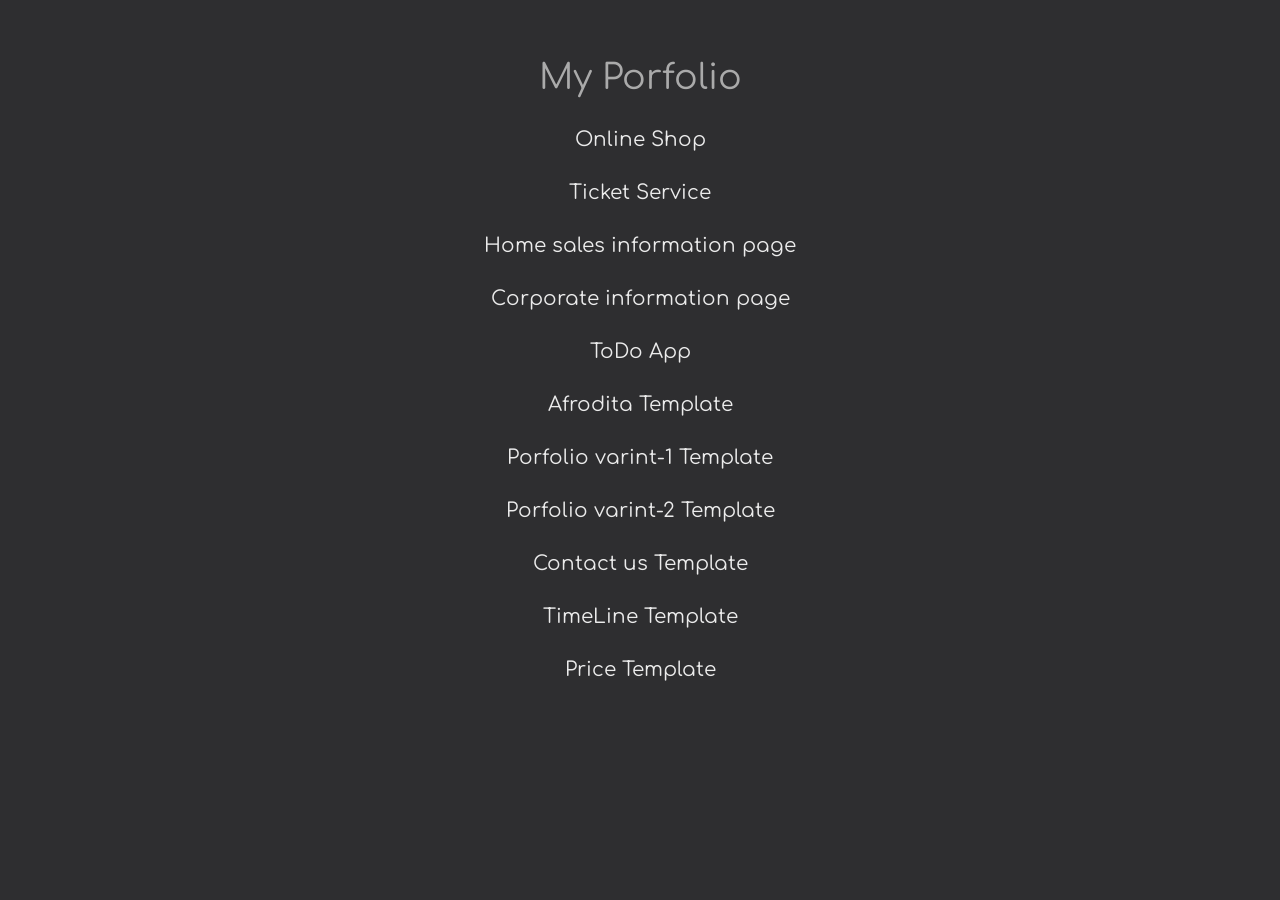
<file: Portfolio/index.html>
<!DOCTYPE html>
<html lang="en">

<head>
    <meta charset="UTF-8">
    <meta name="viewport" content="width=device-width, initial-scale=1.0">
    <meta http-equiv="X-UA-Compatible" content="ie=edge">
    <title>MyPortfolio</title>
    <link rel="stylesheet" href="CSS/style.css">
</head>

<body>
    <div class="title">
        My Porfolio
    </div>
    <ul class="list__works">
        <li><a href="https://tarass0.github.io/SHOP/" target="blank">Online Shop</a></li>
        <li><a href="https://tarass0.github.io/HomeWork/ticketsProject/dist/" target="blank">Ticket Service</a></li>
        <li><a href="https://tarass0.github.io/Business(information-page)/" target="blank">Home sales information page</a></li>
        <li><a href="https://tarass0.github.io/What-is-for(information-page)/" target="blank">Сorporate information page</a></li>
        <li><a href="https://tarass0.github.io/TODO/" target="blank">ToDo App</a></li>
        <li><a href="https://tarass0.github.io/Afrodita_PSD/" target="blank">Afrodita Template</a></li>
        <li><a href="http://tarass0.github.io/Portfolio-variant1/" target="blank">Porfolio varint-1 Template</a></li>
        <li><a href="http://tarass0.github.io/Portfolio-variant2/" target="blank">Porfolio varint-2 Template</a></li>
        <li><a href="http://tarass0.github.io/Contact-us_PSD/" target="blank">Contact us Template</a></li>
        <li><a href="http://tarass0.github.io/TimeLine_PSD/" target="blank">TimeLine Template</a></li>
        <li><a href="http://tarass0.github.io/Price-list/" target="blank">Price Template</a></li>
    </ul>
</body>

</html>
</file>
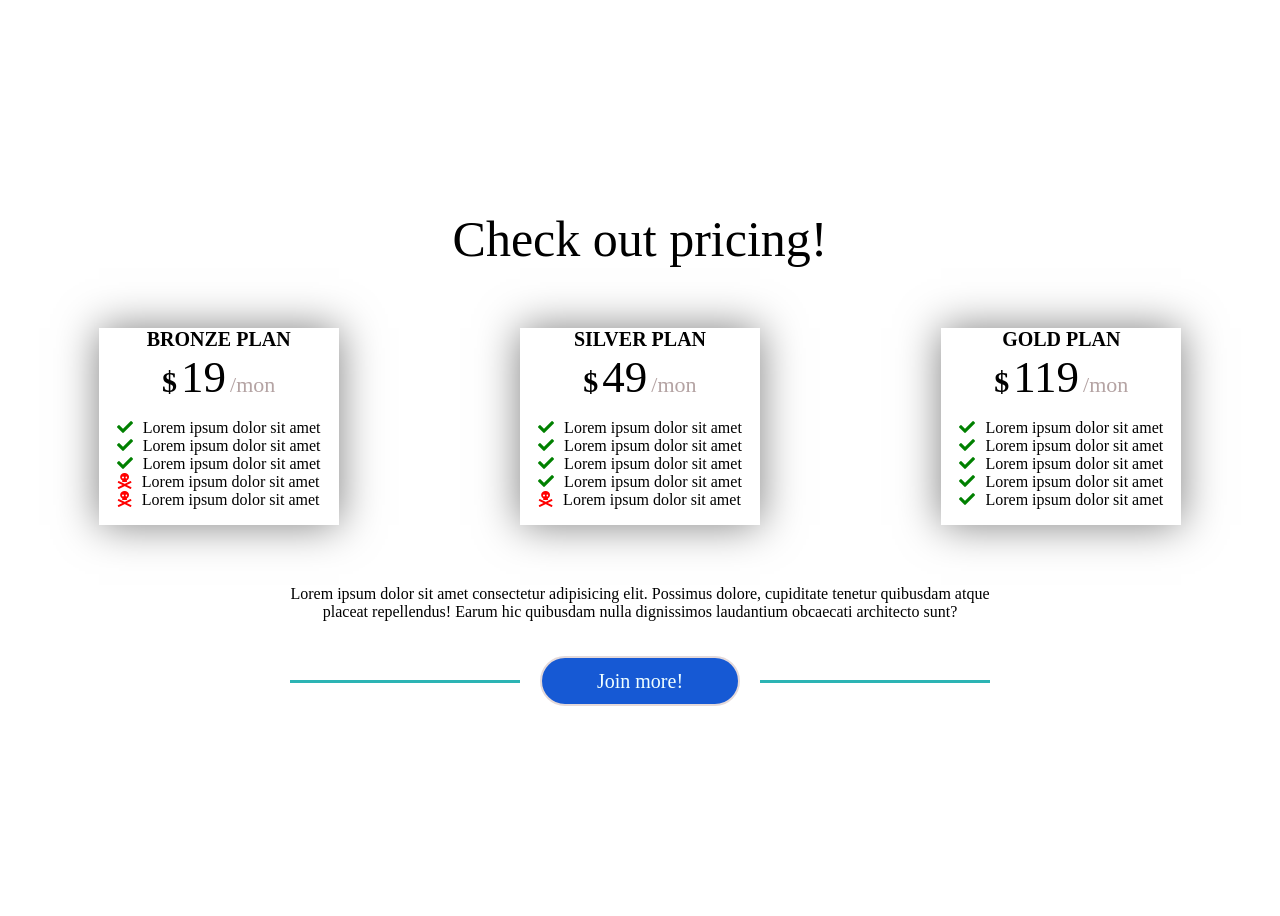
<file: Price-list/index.html>
<!DOCTYPE html>
<html lang="en">

<head>
    <meta charset="UTF-8">
    <meta name="viewport" content="width=device-width, initial-scale=1.0">
    <meta http-equiv="X-UA-Compatible" content="ie=edge">
    <title>Pricing</title>
    <link rel="stylesheet" href="https://use.fontawesome.com/releases/v5.8.1/css/all.css"
        integrity="sha384-50oBUHEmvpQ+1lW4y57PTFmhCaXp0ML5d60M1M7uH2+nqUivzIebhndOJK28anvf" crossorigin="anonymous">
    <link rel="stylesheet" href="CSS/style.css">
</head>

<body>

    <div class="container">
        <div class="title">Check out pricing!</div>
        <div class="prices">
            <div class="bronze">
                <div class="bronze__title">Bronze plan</div>
                <div class="price">
                    <span>$</span>
                    <span>19</span>
                    <span>/mon</span>
                </div>
                <ul>
                    <li><i class="fas fa-check"></i>Lorem ipsum dolor sit amet</li>
                    <li><i class="fas fa-check"></i>Lorem ipsum dolor sit amet</li>
                    <li><i class="fas fa-check"></i>Lorem ipsum dolor sit amet</li>
                    <li><i class="fas fa-skull-crossbones"></i>Lorem ipsum dolor sit amet</li>
                    <li><i class="fas fa-skull-crossbones"></i>Lorem ipsum dolor sit amet</li>
                </ul>
            </div>
            <div class="silver">
                <div class="silver__title">Silver plan</div>
                <div class="price">
                    <span>$</span>
                    <span>49</span>
                    <span>/mon</span>
                </div>
                <ul>
                    <li><i class="fas fa-check"></i>Lorem ipsum dolor sit amet</li>
                    <li><i class="fas fa-check"></i>Lorem ipsum dolor sit amet</li>
                    <li><i class="fas fa-check"></i>Lorem ipsum dolor sit amet</li>
                    <li><i class="fas fa-check"></i>Lorem ipsum dolor sit amet</li>
                    <li><i class="fas fa-skull-crossbones"></i>Lorem ipsum dolor sit amet</li>
                </ul>
            </div>
            <div class="gold">
                <div class="gold__title">Gold plan</div>
                <div class="price">
                    <span>$</span>
                    <span>119</span>
                    <span>/mon</span>
                </div>
                <ul>
                    <li><i class="fas fa-check"></i>Lorem ipsum dolor sit amet</li>
                    <li><i class="fas fa-check"></i>Lorem ipsum dolor sit amet</li>
                    <li><i class="fas fa-check"></i>Lorem ipsum dolor sit amet</li>
                    <li><i class="fas fa-check"></i>Lorem ipsum dolor sit amet</li>
                    <li><i class="fas fa-check"></i>Lorem ipsum dolor sit amet</li>
                </ul>
            </div>

        </div>
        <div class="text">Lorem ipsum dolor sit amet consectetur adipisicing elit.
            Possimus dolore, cupiditate tenetur quibusdam atque placeat repellendus!
            Earum hic quibusdam nulla dignissimos laudantium obcaecati architecto sunt?
        </div>
        <div class="button">
            <span></span>
            <span><button class="bth">Join more!</button></span>
            <span></span>
        </div>
    </div>

</body>

</html>
</file>
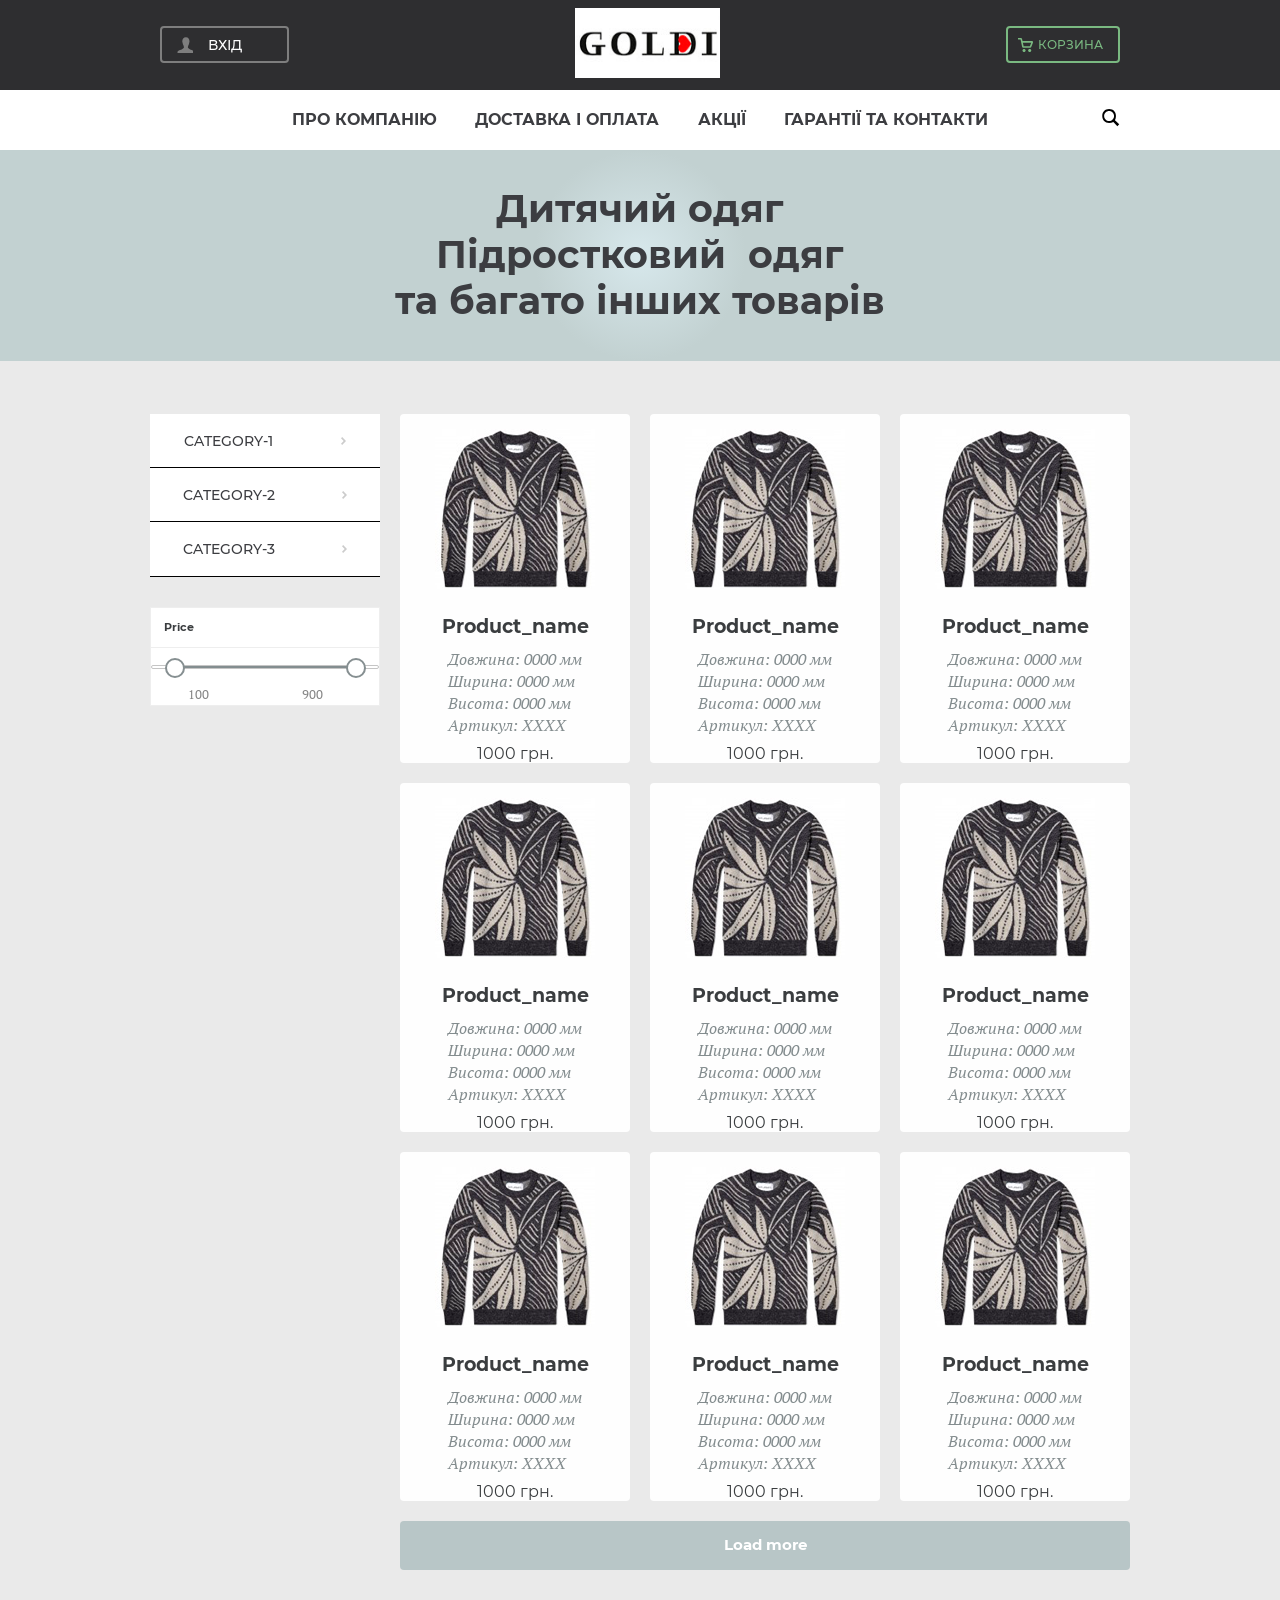
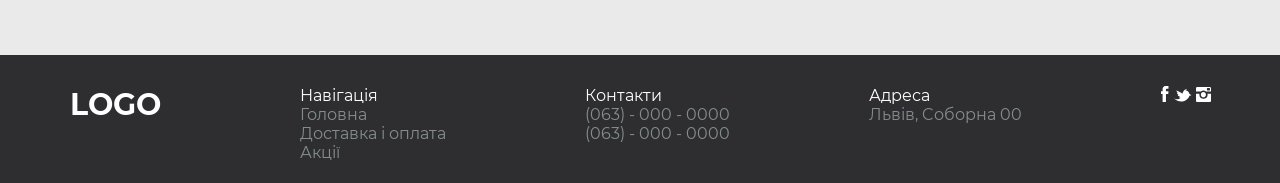
<file: SHOP/index.html>
<!DOCTYPE html>
<html lang="en">

<head>
    <meta charset="UTF-8">
    <meta name="viewport" content="width=device-width, initial-scale=1.0">

    <meta name="viewport" content="user-scalable=no, width=device-width, initial-scale=1.0" />
    <!--для маштабування на телефонах -->
    <meta name="apple-mobile-web-app-capable" content="yes" />

    <meta http-equiv="X-UA-Compatible" content="ie=edge">
    <title>Main page</title>
    <link rel="stylesheet" href="fonts/Montserrat/stylesheet.css">
    <link rel="stylesheet" href="fonts/PTserif/stylesheet.css">
    <link rel="stylesheet" href="css/style.css">
    <link rel="stylesheet" href="css/jquery-ui.css">
    <script src="js/jquery-3.3.1.min.js"></script>
    <script src="js/jquery.js"></script>
    <script src="js/jquery-ui.js"></script>
</head>

<body>
    <!-- /*----------------------------------------------ТІНЬ------------------------------------------------*/ -->
    <div class="overlay"></div>

    <!-- /*----------------------------------------------SING IN------------------------------------------------*/ -->
    <div class="authorization">
        <div class="authorization_close">
            <span></span>
            <span></span>
        </div>
        <div class="authorization_content">
            <form action="">
                <input type="text" placeholder="логін">
                <input type="password" placeholder="пароль">
                <button class="form__sign-in">Вхід</button>
            </form>
            <div class="registration">
                <a href="#">Зареєструватися</a>
            </div>
        </div>

    </div>
    <!-- /*----------------------------------------------BAsket------------------------------------------------*/ -->
    <div class="basket__box">
        <div class="basket__title">
            <p>Ваша корзина</p>
            <svg version="1.1" id="Capa_1" xmlns="http://www.w3.org/2000/svg" xmlns:xlink="http://www.w3.org/1999/xlink"
                x="0px" y="0px" viewBox="0 0 477.175 477.175" style="enable-background:new 0 0 477.175 477.175;"
                xml:space="preserve">
                <path d="M360.731,229.075l-225.1-225.1c-5.3-5.3-13.8-5.3-19.1,0s-5.3,13.8,0,19.1l215.5,215.5l-215.5,215.5
		c-5.3,5.3-5.3,13.8,0,19.1c2.6,2.6,6.1,4,9.5,4c3.4,0,6.9-1.3,9.5-4l225.1-225.1C365.931,242.875,365.931,234.275,360.731,229.075z
		" />
            </svg>
        </div>
        <div class="basket">
            <div class="goods__characteristics">
                <div class="goods">Товар</div>
                <div class="goods__price">Ціна</div>
                <div class="goods__number">Кількість</div>
                <div class="goods__total">Сума</div>
            </div>
            <ul class="list__goods">
                <li>
                    <div class="main__information">
                        <div class="goods__delete">
                            <img src="foto/error.png" alt="Видалити товар">
                        </div>
                        <div class="goods__foto">
                            <img src="foto/goods.png" alt="">
                        </div>
                        <div class="goods__description">
                            <div class="goods__name">
                                Goods__name
                            </div>
                            <div class="goods__code">
                                <span>Goods__code:</span>
                                <span>111111</span>
                            </div>
                        </div>
                    </div>
                    <div class="price__information">
                        <div class="goods__price">
                            <span>1000</span>
                            <span>грн</span>
                        </div>
                        <div class="goods__number">
                            <div class="minus__one">
                                <img src="foto/minus.png" alt="Delete one">
                            </div>
                            <input type="number" value="1">
                            <div class="plus__one">
                                <img src="foto/plus.png" alt="Add one">
                            </div>
                        </div>
                        <div class="goods__total">
                            <span>Cума</span>
                            <span>1000</span>
                            <span>грн</span>
                        </div>
                    </div>
                </li>
                <li>
                    <div class="main__information">
                        <div class="goods__delete">
                            <img src="foto/error.png" alt="Видалити товар">
                        </div>
                        <div class="goods__foto">
                            <img src="foto/goods.png" alt="">
                        </div>
                        <div class="goods__description">
                            <div class="goods__name">
                                Goods__name
                            </div>
                            <div class="goods__code">
                                <span>Goods__code:</span>
                                <span>111111</span>
                            </div>
                        </div>
                    </div>
                    <div class="price__information">
                        <div class="goods__price">
                            <span>2000</span>
                            <span>грн</span>
                        </div>
                        <div class="goods__number">
                            <div class="minus__one">
                                <img src="foto/minus.png" alt="Delete one">
                            </div>
                            <input type="number" value="1">
                            <div class="plus__one">
                                <img src="foto/plus.png" alt="Add one">
                            </div>
                        </div>
                        <div class="goods__total">
                            <span>Cума</span>
                            <span>1000</span>
                            <span>грн</span>
                        </div>
                    </div>
                </li>
                <li>
                    <div class="main__information">
                        <div class="goods__delete">
                            <img src="foto/error.png" alt="Видалити товар">
                        </div>
                        <div class="goods__foto">
                            <img src="foto/goods.png" alt="">
                        </div>
                        <div class="goods__description">
                            <div class="goods__name">
                                Goods__name
                            </div>
                            <div class="goods__code">
                                <span>Goods__code:</span>
                                <span>111111</span>
                            </div>
                        </div>
                    </div>
                    <div class="price__information">
                        <div class="goods__price">
                            <span>3000</span>
                            <span>грн</span>
                        </div>
                        <div class="goods__number">
                            <div class="minus__one">
                                <img src="foto/minus.png" alt="Delete one">
                            </div>
                            <input type="number" value="1">
                            <div class="plus__one">
                                <img src="foto/plus.png" alt="Add one">
                            </div>
                        </div>
                        <div class="goods__total">
                            <span>Cума</span>
                            <span>1000</span>
                            <span>грн</span>
                        </div>
                    </div>
                </li>
                <li>
                    <div class="main__information">
                        <div class="goods__delete">
                            <img src="foto/error.png" alt="Видалити товар">
                        </div>
                        <div class="goods__foto">
                            <img src="foto/goods.png" alt="">
                        </div>
                        <div class="goods__description">
                            <div class="goods__name">
                                Goods__name
                            </div>
                            <div class="goods__code">
                                <span>Goods__code:</span>
                                <span>111111</span>
                            </div>
                        </div>
                    </div>
                    <div class="price__information">
                        <div class="goods__price">
                            <span>1000</span>
                            <span>грн</span>
                        </div>
                        <div class="goods__number">
                            <div class="minus__one">
                                <img src="foto/minus.png" alt="Delete one">
                            </div>
                            <input type="number" value="1">
                            <div class="plus__one">
                                <img src="foto/plus.png" alt="Add one">
                            </div>
                        </div>
                        <div class="goods__total">
                            <span>Cума</span>
                            <span>1000</span>
                            <span>грн</span>
                        </div>
                    </div>
                </li>

            </ul>
            <div class="wrapper">
                <div class="continue__shopping">
                    Продовжити купувати
                </div>
                <div class="order">
                    <div class="total__sum">
                        <span>Разом:</span>
                        <span>1000</span>
                        <span>грн</span>
                    </div>
                    <div class="ordering">
                        Oформити замовлення
                    </div>
                </div>
            </div>
        </div>
    </div>
    <!-- /*----------------------------------------------HEADER------------------------------------------------*/ -->
    <header>
        <div class="top">
            <div class="wrap">
                <div class="sign btn">
                    <svg xmlns="http://www.w3.org/2000/svg" xmlns:xlink="http://www.w3.org/1999/xlink">
                        <path fill-rule="evenodd"
                            d="M17.299,15.182 C17.299,14.047 15.589,13.417 14.724,13.075 C14.202,12.859 13.662,12.643 13.140,12.409 C12.438,12.084 11.717,11.707 11.195,11.112 C11.015,10.896 10.907,10.752 10.907,10.464 C10.907,10.050 11.015,9.636 11.105,9.240 C11.249,8.627 11.555,8.123 11.807,7.547 C12.095,6.827 12.204,6.071 12.348,5.333 C12.402,5.008 12.492,4.702 12.492,4.378 C12.492,2.145 11.321,0.183 8.891,0.183 C6.460,0.183 5.289,2.145 5.289,4.378 C5.289,4.702 5.397,5.008 5.451,5.333 C5.613,6.071 5.704,6.827 6.010,7.547 C6.262,8.123 6.586,8.627 6.712,9.240 C6.820,9.636 6.910,10.050 6.910,10.464 C6.910,10.752 6.802,10.896 6.622,11.112 C6.100,11.707 5.379,12.084 4.677,12.409 C4.155,12.661 3.615,12.859 3.093,13.075 C2.229,13.435 0.500,14.047 0.500,15.182 L0.500,16.982 L17.299,16.982 L17.299,15.938 L17.299,15.182 L17.299,15.182 Z" />
                    </svg>
                    Вхід
                </div>
                <div class="logo">
                    <a href="#">
                        <img src="foto/logo.jpg" alt="Logo">
                    </a>
                </div>
                <div class="basket btn">
                    <svg xmlns="http://www.w3.org/2000/svg" xmlns:xlink="http://www.w3.org/1999/xlink">
                        <path fill-rule="evenodd"
                            d="M14.924,4.644 L13.331,8.854 C13.112,9.432 12.493,9.851 11.859,9.851 L5.533,9.851 C4.856,9.851 4.242,9.366 4.104,8.724 L2.563,1.555 L0.007,1.555 L0.007,0.000 L2.681,0.000 C3.357,0.000 3.972,0.484 4.110,1.127 L4.536,3.111 L13.820,3.111 C14.226,3.111 14.584,3.284 14.801,3.587 C15.019,3.889 15.064,4.274 14.924,4.644 ZM4.870,4.667 L5.650,8.295 L11.859,8.295 L13.210,4.667 L4.870,4.667 ZM6.067,10.889 C6.952,10.889 7.671,11.587 7.671,12.444 C7.671,13.302 6.952,14.000 6.067,14.000 C5.183,14.000 4.463,13.302 4.463,12.444 C4.463,11.587 5.183,10.889 6.067,10.889 ZM11.682,10.889 C12.566,10.889 13.286,11.587 13.286,12.444 C13.286,13.302 12.566,14.000 11.682,14.000 C10.797,14.000 10.078,13.302 10.078,12.444 C10.078,11.587 10.797,10.889 11.682,10.889 Z" />
                    </svg>
                    Корзина
                </div>
            </div>
        </div>
        <div class="menu">
            <div class="wrap">
                <div class="menu-trigger">
                    <span></span>
                    <span></span>
                    <span></span>
                </div>
                <ul class="navbar">
                    <li class="nav-item">
                        <a class="nav-link" href="https://terrikon.com/">
                            <p>Про компанію</p>
                        </a>
                    </li>
                    <li class="nav-item">
                        <a class="nav-link" href="#">
                            <p>Доставка і оплата</p>
                        </a>
                    </li>
                    <li class="nav-item">
                        <a class="nav-link" href="#">
                            <p>Акції</p>
                        </a>
                    </li>
                    <li class="nav-item">
                        <a class="nav-link" href="#">
                            <p>Гарантії та контакти</p>
                        </a>
                    </li>
                </ul>
                <div class="search__panel">
                    <input type="text" placeholder="Я шукаю">
                </div>
                <div class="search">
                    <svg xmlns="http://www.w3.org/2000/svg" xmlns:xlink="http://www.w3.org/1999/xlink">
                        <path fill-rule="evenodd"
                            d="M12.076,7.001 C12.076,9.782 9.854,12.044 7.117,12.044 C4.379,12.044 2.135,9.782 2.135,7.001 C2.135,4.202 4.361,1.938 7.117,1.938 C9.854,1.938 12.076,4.220 12.076,7.001 L12.076,7.001 ZM12.966,11.284 C13.609,10.042 13.956,8.521 13.956,7.001 C13.956,2.811 11.241,0.062 7.117,0.062 C2.993,0.062 0.260,2.811 0.260,7.001 C0.260,11.191 2.993,13.924 7.117,13.924 C8.613,13.924 10.110,13.568 11.351,12.938 L15.342,17.196 L17.233,15.306 L12.966,11.284 L12.966,11.284 Z" />
                    </svg>
                </div>
            </div>
        </div>
    </header>
    <!-- /*----------------------------------------------BANNER------------------------------------------------*/ -->
    <div class="banner">
        <div class="banner__text">
            <span>Дитячий&nbsp;одяг</span>
            <span>Підростковий &nbsp;одяг</span>
            <span>та багато інших товарів</span>
            <span></span>
        </div>
    </div>

    <!-- /*---------------------------------------MAIN BLOCK WITH GOODS AND MENU----------------------------------*/ -->
    <div class="wrap__main">
        <div class="side-bar__mobile">
            <div class="side-bar__trigger">
                <span></span>
                <span></span>
                <span></span>
            </div>
            <p>Категорії товарів</p>
        </div>
        <div class="main">
            <!-- /*----------------------------------------------Left BAR------------------------------------------------*/ -->
            <div class="left__bar">
                <div class="category">
                    <div class="list__box">
                        <div class="title__box">
                            <p>Category-1</p>
                            <svg xmlns="http://www.w3.org/2000/svg" xmlns:xlink="http://www.w3.org/1999/xlink">
                                <path fill-rule="evenodd"
                                    d="M2.647,3.999 L-0.000,6.775 L1.167,8.000 L5.000,3.999 L1.167,-0.000 L-0.000,1.224 L2.647,3.999 L2.647,3.999 Z" />
                            </svg>
                        </div>
                        <div class="list__link">
                            <nav>
                                <li><a href="#">subcategory#1</a></li>
                                <li><a href="#">subcategory#2</a></li>
                                <li><a href="#">subcategory#3</a></li>
                            </nav>
                        </div>
                    </div>
                    <div class="list__box">
                        <div class="title__box">
                            <p>Category-2</p>
                            <svg xmlns="http://www.w3.org/2000/svg" xmlns:xlink="http://www.w3.org/1999/xlink">
                                <path fill-rule="evenodd"
                                    d="M2.647,3.999 L-0.000,6.775 L1.167,8.000 L5.000,3.999 L1.167,-0.000 L-0.000,1.224 L2.647,3.999 L2.647,3.999 Z" />
                            </svg>
                        </div>
                        <div class="list__link">
                            <nav>
                                <li><a href="#">subcategory#1</a></li>
                                <li><a href="#">subcategory#2</a></li>
                                <li><a href="#">subcategory#3</a></li>
                            </nav>
                        </div>
                    </div>
                    <div class="list__box">
                        <div class="title__box">
                            <p>Category-3</p>
                            <svg xmlns="http://www.w3.org/2000/svg" xmlns:xlink="http://www.w3.org/1999/xlink">
                                <path fill-rule="evenodd"
                                    d="M2.647,3.999 L-0.000,6.775 L1.167,8.000 L5.000,3.999 L1.167,-0.000 L-0.000,1.224 L2.647,3.999 L2.647,3.999 Z" />
                            </svg>
                        </div>
                        <div class="list__link">
                            <nav>
                                <li><a href="#">subcategory#1</a></li>
                                <li><a href="#">subcategory#2</a></li>
                                <li><a href="#">subcategory#3</a></li>
                            </nav>
                        </div>
                    </div>
                </div>

                <div class="filter__box">
                    <div class="filter__title">
                        Price
                    </div>
                    <div class="filter__content">
                        <div class="slide__price"></div>
                        <div class="price__box">
                            <input type="text" name="minPrice" value="">
                            <input type="text" name="maxPrice" value="">
                        </div>
                    </div>

                </div>
            </div>
            <!-- /*----------------------------------------------Right BAR------------------------------------------------*/ -->
            <div class="right__bar">

                <div class="list-product">
                    <a href="goods-card.html" class="product box">
                        <div class="product__img">
                            <img src="foto/product.png" alt="product">
                        </div>
                        <div class="product_name">
                            Product_name
                        </div>
                        <div class="product_characteristics">
                            <span>Довжина: 0000 мм</span>
                            <span>Ширина: 0000 мм</span>
                            <span>Висота: 0000 мм</span>
                            <span>Артикул: ХХХХ</span>
                        </div>
                        <div class="product_price">
                            1000 грн.
                        </div>
                    </a>
                    <a href="goods-card.html" class="product box">
                        <div class="product__img">
                            <img src="foto/product.png" alt="product">
                        </div>
                        <div class="product_name">
                            Product_name
                        </div>
                        <div class="product_characteristics">
                            <span>Довжина: 0000 мм</span>
                            <span>Ширина: 0000 мм</span>
                            <span>Висота: 0000 мм</span>
                            <span>Артикул: ХХХХ</span>
                        </div>
                        <div class="product_price">
                            1000 грн.
                        </div>
                    </a>
                    <a href="goods-card.html" class="product box">
                        <div class="product__img">
                            <img src="foto/product.png" alt="product">
                        </div>
                        <div class="product_name">
                            Product_name
                        </div>
                        <div class="product_characteristics">
                            <span>Довжина: 0000 мм</span>
                            <span>Ширина: 0000 мм</span>
                            <span>Висота: 0000 мм</span>
                            <span>Артикул: ХХХХ</span>
                        </div>
                        <div class="product_price">
                            1000 грн.
                        </div>
                    </a>
                    <a href="goods-card.html" class="product box">
                        <div class="product__img">
                            <img src="foto/product.png" alt="product">
                        </div>
                        <div class="product_name">
                            Product_name
                        </div>
                        <div class="product_characteristics">
                            <span>Довжина: 0000 мм</span>
                            <span>Ширина: 0000 мм</span>
                            <span>Висота: 0000 мм</span>
                            <span>Артикул: ХХХХ</span>
                        </div>
                        <div class="product_price">
                            1000 грн.
                        </div>
                    </a>
                    <a href="goods-card.html" class="product box">
                        <div class="product__img">
                            <img src="foto/product.png" alt="product">
                        </div>
                        <div class="product_name">
                            Product_name
                        </div>
                        <div class="product_characteristics">
                            <span>Довжина: 0000 мм</span>
                            <span>Ширина: 0000 мм</span>
                            <span>Висота: 0000 мм</span>
                            <span>Артикул: ХХХХ</span>
                        </div>
                        <div class="product_price">
                            1000 грн.
                        </div>
                    </a>
                    <a href="goods-card.html" class="product box">
                        <div class="product__img">
                            <img src="foto/product.png" alt="product">
                        </div>
                        <div class="product_name">
                            Product_name
                        </div>
                        <div class="product_characteristics">
                            <span>Довжина: 0000 мм</span>
                            <span>Ширина: 0000 мм</span>
                            <span>Висота: 0000 мм</span>
                            <span>Артикул: ХХХХ</span>
                        </div>
                        <div class="product_price">
                            1000 грн.
                        </div>
                    </a>
                    <a href="goods-card.html" class="product box">
                        <div class="product__img">
                            <img src="foto/product.png" alt="product">
                        </div>
                        <div class="product_name">
                            Product_name
                        </div>
                        <div class="product_characteristics">
                            <span>Довжина: 0000 мм</span>
                            <span>Ширина: 0000 мм</span>
                            <span>Висота: 0000 мм</span>
                            <span>Артикул: ХХХХ</span>
                        </div>
                        <div class="product_price">
                            1000 грн.
                        </div>
                    </a>
                    <a href="goods-card.html" class="product box">
                        <div class="product__img">
                            <img src="foto/product.png" alt="product">
                        </div>
                        <div class="product_name">
                            Product_name
                        </div>
                        <div class="product_characteristics">
                            <span>Довжина: 0000 мм</span>
                            <span>Ширина: 0000 мм</span>
                            <span>Висота: 0000 мм</span>
                            <span>Артикул: ХХХХ</span>
                        </div>
                        <div class="product_price">
                            1000 грн.
                        </div>
                    </a>
                    <a href="goods-card.html" class="product box">
                        <div class="product__img">
                            <img src="foto/product.png" alt="product">
                        </div>
                        <div class="product_name">
                            Product_name
                        </div>
                        <div class="product_characteristics">
                            <span>Довжина: 0000 мм</span>
                            <span>Ширина: 0000 мм</span>
                            <span>Висота: 0000 мм</span>
                            <span>Артикул: ХХХХ</span>
                        </div>
                        <div class="product_price">
                            1000 грн.
                        </div>
                    </a>

                </div>
                <button class="load-more">Load more</button>
            </div>
        </div>
    </div>
    <!-- /*----------------------------------------------FOOTER------------------------------------------------*/ -->
    <footer>
        <div class="wrap">
            <div class="logo">LOGO</div>
            <div class="navigation">
                <div class="title">Навігація</div>
                <ul>
                    <a href="#">
                        <li>Головна</li>
                    </a>
                    <a href="#">
                        <li>Доставка і оплата</li>
                    </a>
                    <a href="#">
                        <li>Акції</li>
                    </a>
                </ul>
            </div>
            <div class="contacts">
                <div class="title">Контакти</div>
                <ul>
                    <li>(063) - 000 - 0000</li>
                    <li>(063) - 000 - 0000</li>
                </ul>
            </div>
            <div class="location">
                <div class="title">Адреса</div>
                <div class="address">Львів, Coборна 00</div>
            </div>
            <div class="networks">
                <svg xmlns="http://www.w3.org/2000/svg" xmlns:xlink="http://www.w3.org/1999/xlink">
                    <path fill-rule="evenodd"
                        d="M7.505,5.181 L4.949,5.181 L4.949,3.520 C4.949,2.897 5.366,2.751 5.660,2.751 C5.953,2.751 7.463,2.751 7.463,2.751 L7.463,0.010 L4.979,0.000 C2.222,0.000 1.595,2.045 1.595,3.353 L1.595,5.181 L-0.000,5.181 L-0.000,8.006 L1.595,8.006 C1.595,11.632 1.595,16.000 1.595,16.000 L4.949,16.000 C4.949,16.000 4.949,11.588 4.949,8.006 L7.212,8.006 L7.505,5.181 Z" />
                </svg>

                <svg xmlns="http://www.w3.org/2000/svg" xmlns:xlink="http://www.w3.org/1999/xlink">
                    <path fill-rule="evenodd"
                        d="M14.953,2.280 C14.942,2.275 14.930,2.262 14.919,2.251 C14.264,1.663 13.495,1.382 12.610,1.415 L12.583,1.355 C12.589,1.349 12.594,1.349 12.600,1.349 C13.402,1.173 13.877,0.991 14.019,0.793 C14.068,0.634 14.008,0.545 13.833,0.524 C13.429,0.573 13.058,0.655 12.725,0.782 C13.146,0.524 13.309,0.342 13.216,0.248 C12.802,0.259 12.354,0.463 11.884,0.865 C12.059,0.578 12.125,0.424 12.081,0.396 C11.857,0.545 11.660,0.705 11.492,0.876 C11.136,1.255 10.853,1.608 10.634,1.928 L10.623,1.955 C10.061,2.830 9.668,3.711 9.434,4.609 L9.346,4.676 L9.330,4.691 C8.991,4.284 8.587,3.943 8.102,3.666 C7.529,3.309 6.857,2.968 6.082,2.638 C5.236,2.219 4.379,1.872 3.511,1.603 C3.506,2.533 3.980,3.276 4.925,3.816 L4.925,3.832 C4.592,3.826 4.270,3.876 3.959,3.970 C4.018,4.835 4.657,5.430 5.869,5.759 L5.863,5.776 C5.389,5.749 4.995,5.909 4.690,6.239 C5.088,6.988 5.793,7.345 6.814,7.318 C6.611,7.417 6.453,7.526 6.350,7.648 C6.164,7.836 6.104,8.056 6.164,8.309 C6.382,8.689 6.775,8.865 7.354,8.838 L7.354,8.838 L7.386,8.876 C7.381,8.882 7.376,8.887 7.370,8.893 C6.371,9.884 5.165,10.330 3.751,10.236 L3.729,10.247 C2.867,10.241 1.944,9.845 0.945,9.053 C1.950,10.439 3.282,11.441 4.930,12.070 C6.819,12.670 8.708,12.714 10.591,12.201 L10.623,12.201 C12.452,11.695 14.002,10.654 15.280,9.080 C15.869,8.254 16.240,7.467 16.388,6.712 C17.343,6.745 18.031,6.481 18.457,5.920 L18.446,5.903 C18.129,6.012 17.507,5.980 16.584,5.799 L16.584,5.699 C16.584,5.694 16.584,5.694 16.590,5.699 C17.600,5.589 18.195,5.276 18.386,4.757 C17.681,5.022 16.988,5.027 16.300,4.780 C16.175,3.865 15.728,3.034 14.953,2.280 Z" />
                </svg>

                <svg xmlns="http://www.w3.org/2000/svg" xmlns:xlink="http://www.w3.org/1999/xlink">
                    <path fill-rule="evenodd"
                        d="M13.661,-0.000 L1.252,-0.000 C0.569,-0.000 0.000,0.613 0.000,1.290 L0.000,4.532 L4.837,4.532 C5.599,3.980 6.406,3.508 7.382,3.508 C8.327,3.508 9.180,3.980 9.927,4.532 L15.000,4.532 L15.000,1.290 C15.000,0.613 14.390,-0.000 13.661,-0.000 L13.661,-0.000 ZM13.978,3.084 C13.978,3.321 13.752,3.520 13.462,3.520 L11.466,3.520 C11.176,3.520 10.933,3.321 10.933,3.084 L10.933,1.452 C10.933,1.215 11.176,1.027 11.466,1.027 L13.462,1.027 C13.752,1.027 13.978,1.215 13.978,1.452 L13.978,3.084 L13.978,3.084 ZM9.927,7.708 C9.927,9.171 8.784,10.363 7.382,10.363 C5.980,10.363 4.837,9.171 4.837,7.708 C4.837,6.245 5.980,5.069 7.382,5.069 C8.784,5.069 9.927,6.245 9.927,7.708 L9.927,7.708 ZM11.268,6.659 C11.612,6.977 11.642,7.311 11.642,7.645 C11.642,9.966 9.788,11.842 7.509,11.842 C5.229,11.842 3.374,9.966 3.374,7.645 C3.374,7.311 3.406,6.977 3.500,6.659 L0.000,6.659 L0.000,13.657 C0.000,14.390 0.569,15.000 1.252,15.000 L13.753,15.000 C14.433,15.000 15.000,14.390 15.000,13.657 L15.000,6.659 L11.268,6.659 L11.268,6.659 Z" />
                </svg>
            </div>
        </div>
    </footer>
    <script async src="js/basket.js"></script>
    <script async src="js/sign_in.js"></script>
    <script async src="js/search-btn.js"></script>
    <script async src="js/top-menu.js"></script>
    <script async src="js/left-sideBar.js"></script>
    <script async src="js/price-Slider.js"></script>
</body>

</html>
</file>
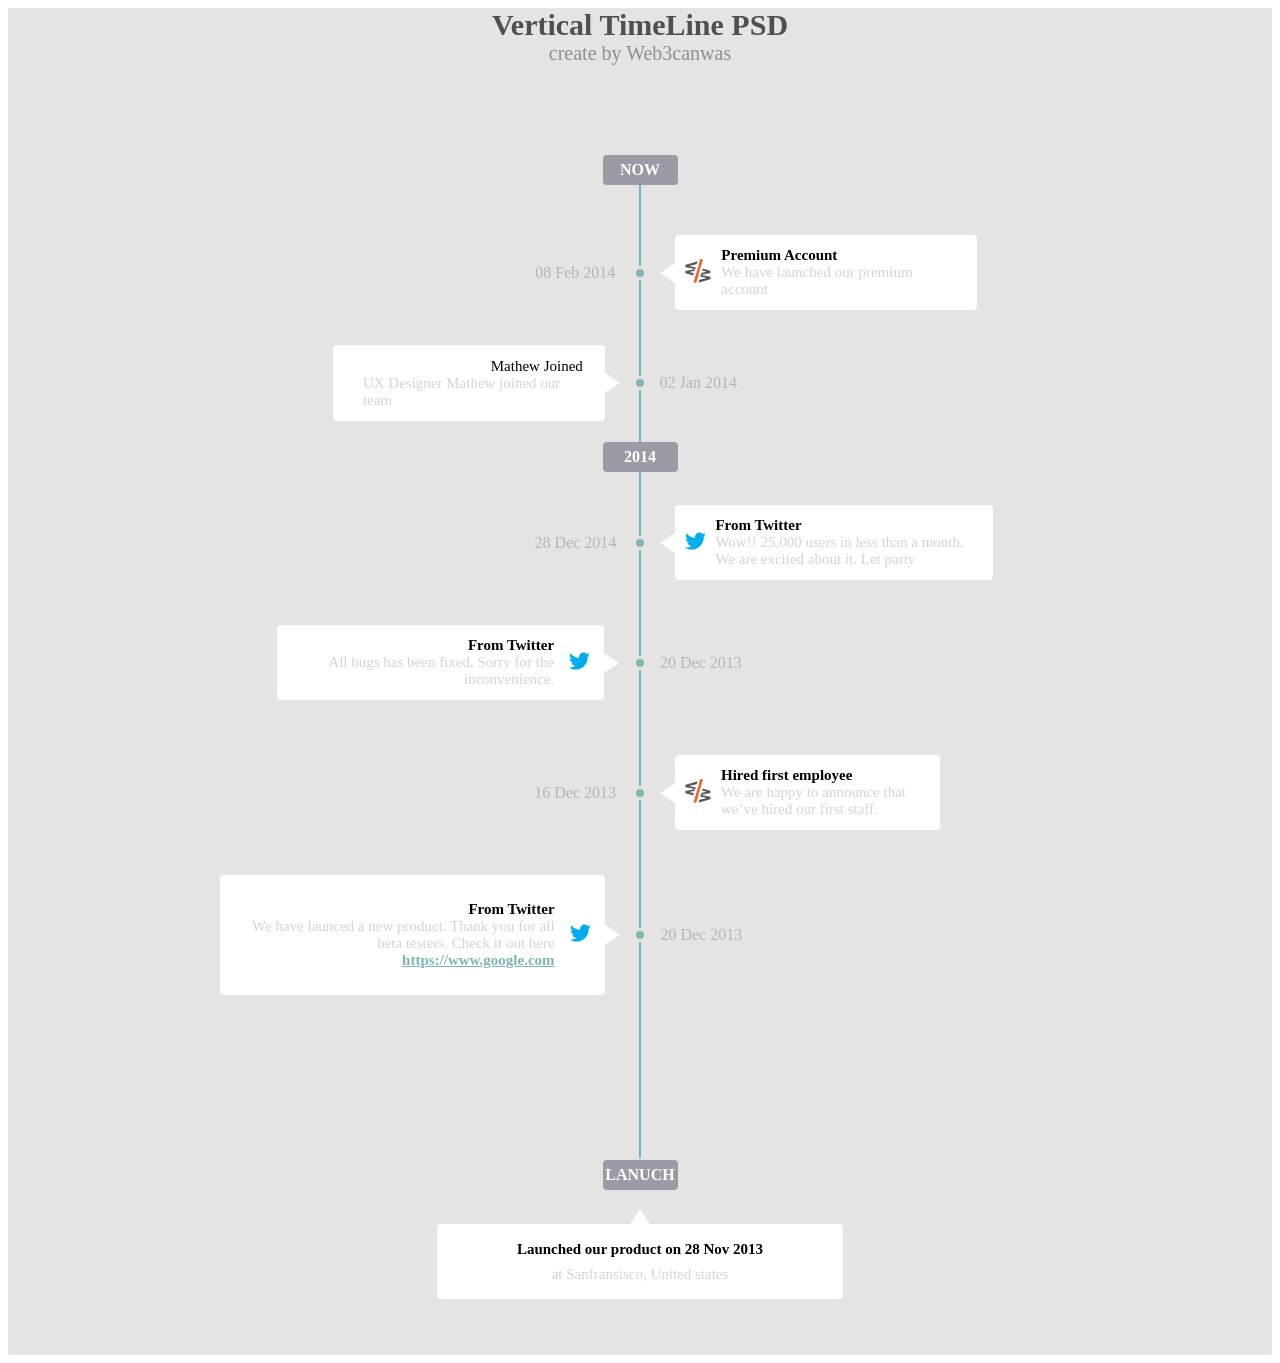
<file: TimeLine_PSD/index.html>
<!DOCTYPE html>
<html lang="en">

<head>
    <meta charset="UTF-8">
    <meta name="viewport" content="width=device-width, initial-scale=1.0">
    <meta http-equiv="X-UA-Compatible" content="ie=edge">
    <title>TimeLine</title>
    <link rel="stylesheet" href="CSS/style.css">
</head>

<body>
    <div class="container">
        <div class="title">
            <span>Vertical TimeLine PSD</span>
            <span>create by Web3canwas</span>
        </div>
        <div class="main">
            <div class="line">
                <img src="foto/line.png" alt="">
            </div>
            <div class="block-now">
                now
            </div>
            <div class="container-for__first-item">
                <div class="first-item">
                    <div class="date">
                        08 Feb 2014
                    </div>
                    <div class="center-point">
                        <span></span>
                    </div>
                    <div class="figure">
                        <div class="triangle-left__block">
                        </div>
                        <div class="main-information__block">
                            <div class="logo">
                                <img src="foto/logomed.png" alt="">
                            </div>
                            <div class="text">
                                <span>Premium Account</span>
                                <span>We have launched our premium account</span>
                            </div>
                        </div>
                    </div>
                </div>
            </div>
            <div class="container-for__second-item">
                <div class="second-item">
                    <div class="figure">
                        <div class="main-information__block">
                            <span>Mathew Joined</span>
                            <span>UX Designer Mathew joined our team</span>
                        </div>
                        <div class="triangle-right__block">
                        </div>
                    </div>
                    <div class="center-point">
                        <span></span>
                    </div>
                    <div class="date">
                        02 Jan 2014
                    </div>
                </div>
            </div>
            <div class="block-2014">
                2014
            </div>
            <div class="container-for__third-item">
                <div class="third-item">
                    <div class="date">
                        28 Dec 2014
                    </div>
                    <div class="center-point">
                        <span></span>
                    </div>
                    <div class="figure">
                        <div class="triangle-left__block">
                        </div>
                        <div class="main-information__block">
                            <div class="logo">
                                <img src="foto/twiter.png" alt="">
                            </div>
                            <div class="text">
                                <span>From Twitter</span>
                                <span>Wow!! 25,000 users in less than a month, We are excited about it. Let party</span>
                            </div>
                        </div>
                    </div>
                </div>
            </div>
            <div class="container-for__fourth-item">
                <div class="fourth-item">
                    <div class="figure">
                        <div class="main-information__block">
                            <div class="text">
                                <span>From Twitter</span>
                                <span>All bugs has been fixed. Sorry for the inconvenience. </span>
                            </div>
                            <div class="logo">
                                <img src="foto/twiter.png" alt="">
                            </div>
                        </div>
                        <div class="triangle-right__block">
                        </div>
                    </div>
                    <div class="center-point">
                        <span></span>
                    </div>
                    <div class="date">
                        20 Dec 2013
                    </div>

                </div>
            </div>
            <div class="container-for__fifth-item">
                <div class="fifth-item">
                    <div class="date">
                        16 Dec 2013
                    </div>
                    <div class="center-point">
                        <span></span>
                    </div>
                    <div class="figure">
                        <div class="triangle-left__block">
                        </div>
                        <div class="main-information__block">
                            <div class="logo">
                                <img src="foto/logomed.png" alt="">
                            </div>
                            <div class="text">
                                <span>Hired first employee</span>
                                <span>We are happy to announce that we’ve hired our first staff.</span>
                            </div>
                        </div>
                    </div>
                </div>
            </div>
            <div class="container-for__sixed-item">
                <div class="sixed-item">
                    <div class="figure">
                        <div class="main-information__block">
                            <div class="text">
                                <span>From Twitter</span>
                                <span>We have launced a new product. Thank you for all beta testers. 
                                    Check it out here <a href="https://www.google.com">https://www.google.com</a></span>
                            </div>
                            <div class="logo">
                                <img src="foto/twiter.png" alt="">
                            </div>
                        </div>
                        <div class="triangle-right__block">
                        </div>
                    </div>
                    <div class="center-point">
                        <span></span>
                    </div>
                    <div class="date">
                        20 Dec 2013
                    </div>

                </div>
            </div>
            <div class="block-launch">
                lanuch
            </div>
            <div class="container-for__sevens-item">
                <div class="sevens-item">
                    <div class="figure">
                        <div class="triangle-up__block">
                        </div>
                        <div class="main-information__block">
                            <div class="text">
                                <span>Launched our product on 28 Nov 2013</span>
                                <span>at Sanfransisco, United states</span>
                            </div>
                        </div>
                    </div>
                </div>
            </div>
        </div>

    </div>
</body>

</html>
</file>
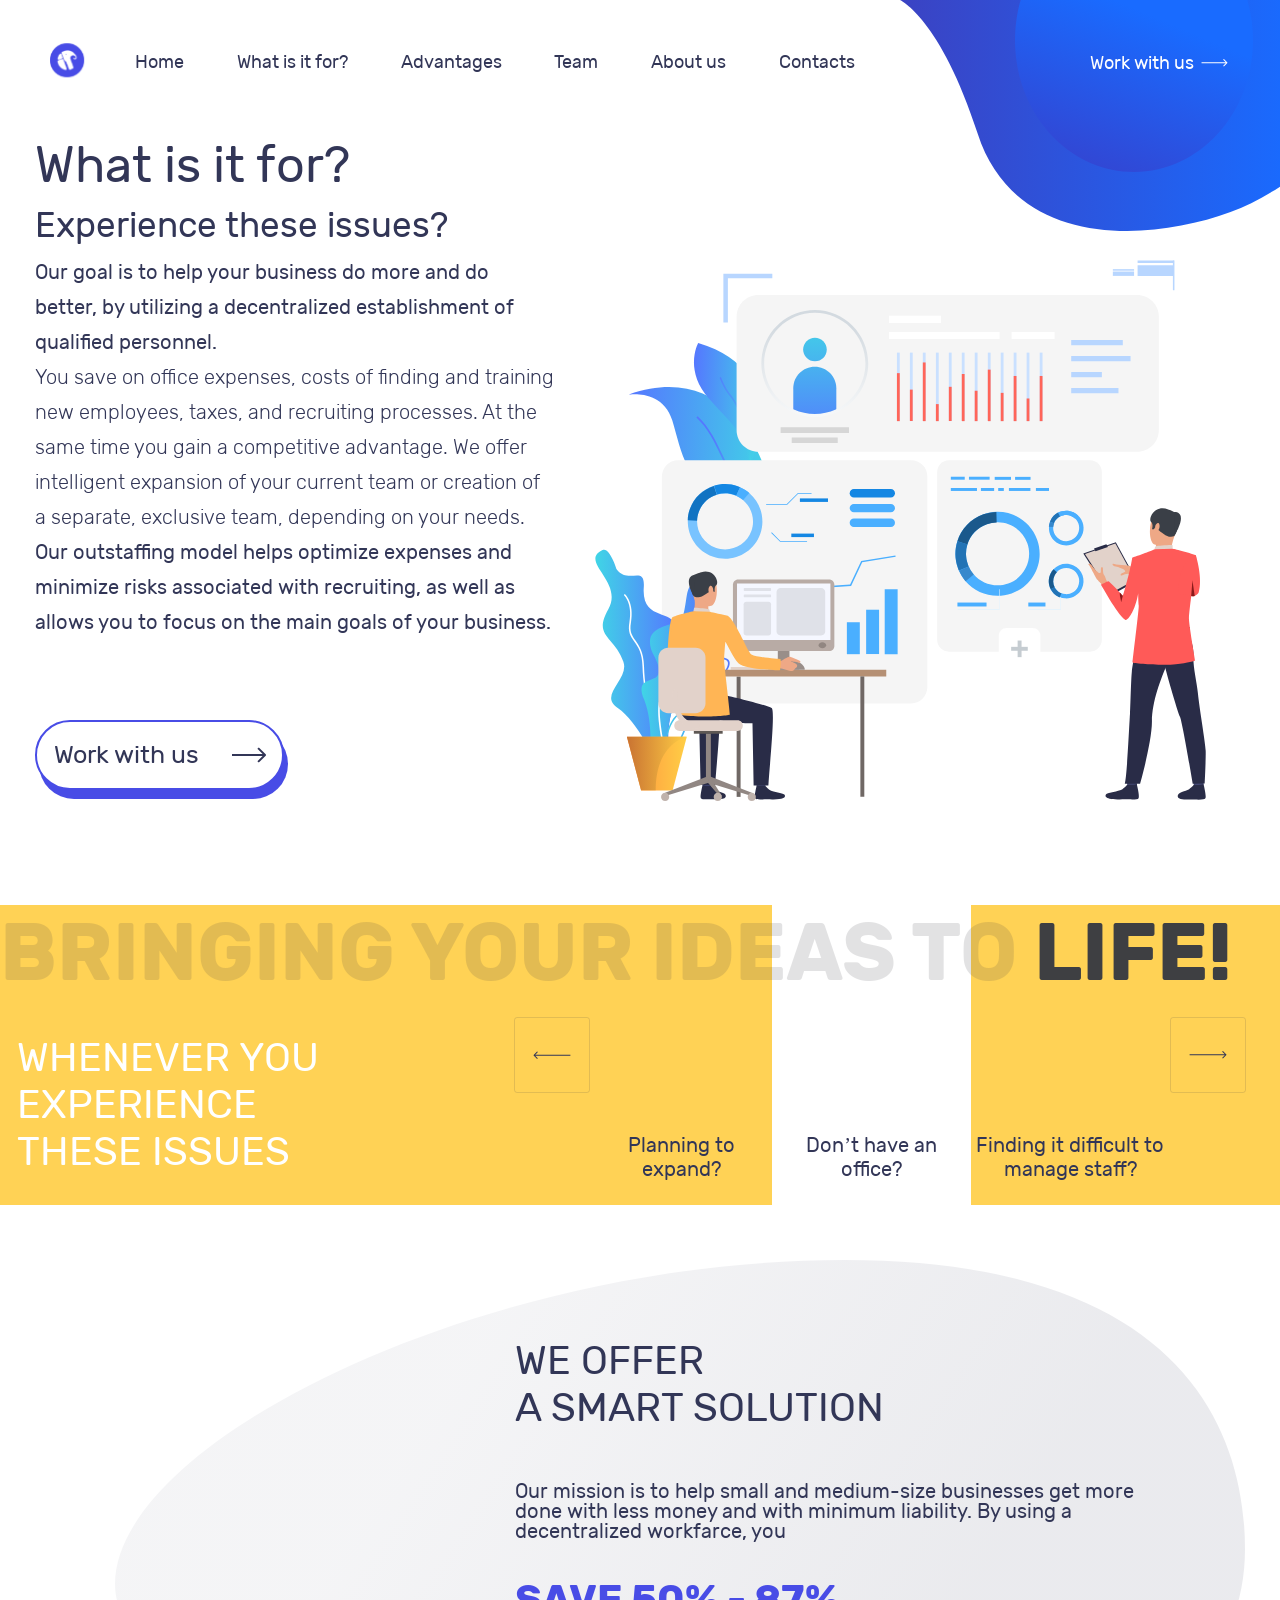
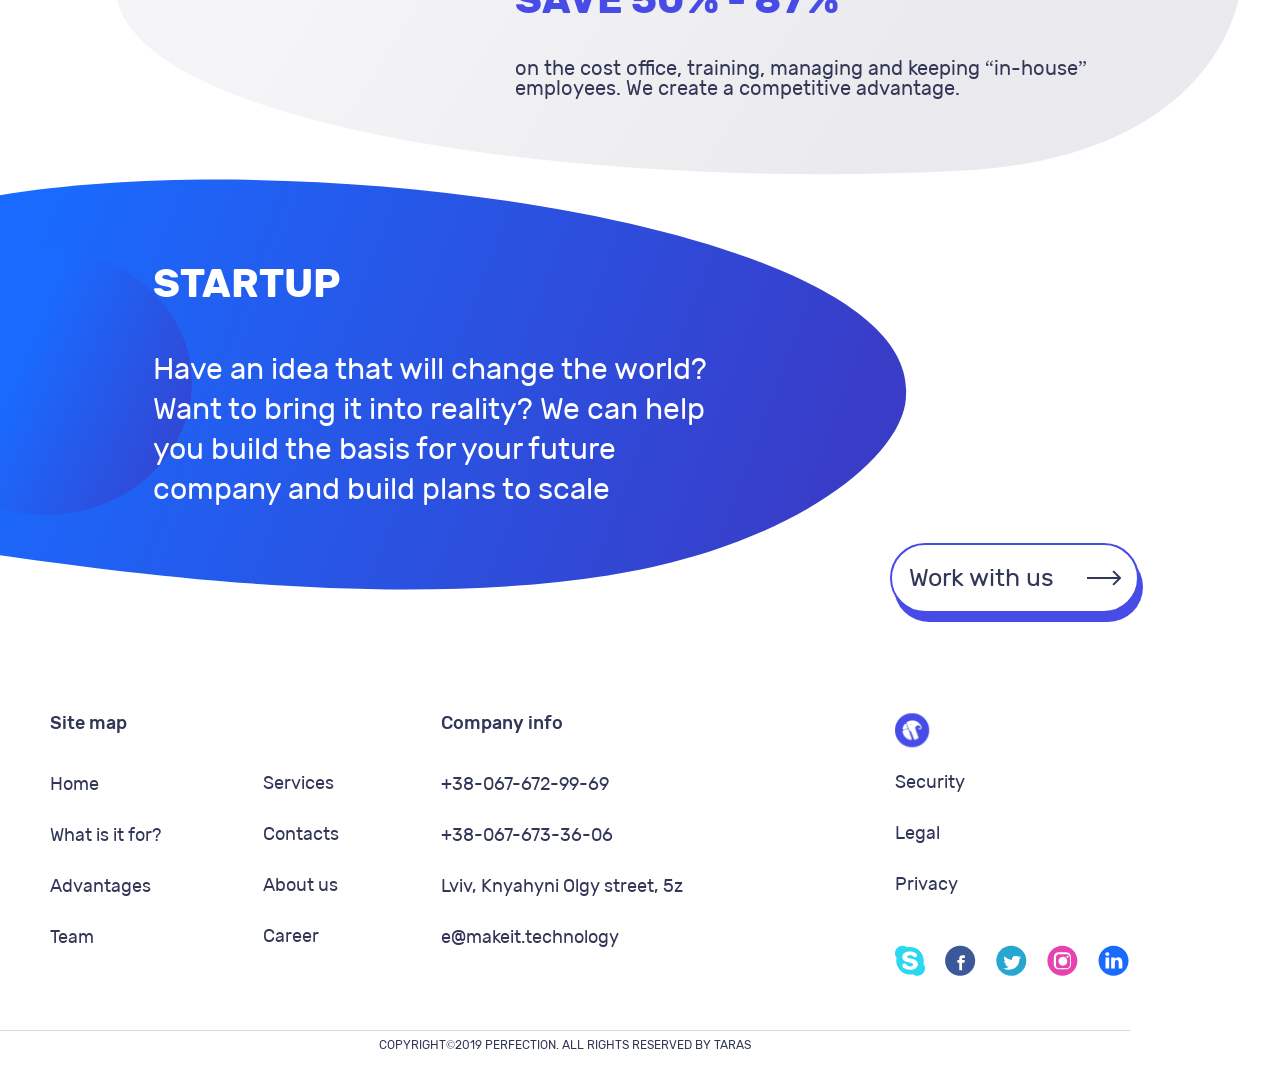
<file: What-is-for(information-page)/index.html>
<!DOCTYPE html>
<html lang="en">

<head>
    <meta charset="UTF-8">
    <meta name="viewport" content="user-scalable=no, width=device-width, initial-scale=1.0" />
    <meta name="apple-mobile-web-app-capable" content="yes" />
    <meta http-equiv="X-UA-Compatible" content="ie=edge">
    <title>What is for</title>
    <link rel="stylesheet" href="fonts/Rubik/rubik.css">
    <link rel="stylesheet" href="css/style.css">
    <link rel="stylesheet" href="css/burger-menu.css">
    <script src="https://ajax.googleapis.com/ajax/libs/jquery/3.4.1/jquery.min.js"></script>
</head>

<body>
    <div class="main__wrap">
        <!-- ----------------------- HEADER ---------------------------------------------------------->
        <header>
            <!-- ----------------------- WRAP FOR LOGO AND NAV -------------------------->
            <div class="wrap__nav">
                <!-- ----------------------- LOGO -------------------------->
                <div class="header__logo">
                    <img src="foto/logo.svg" alt="">
                </div>
                <!-- ----------------------- BURGER ICON -------------------------->
                <div id="nav-icon">
                    <span></span>
                    <span></span>
                    <span></span>
                </div>
                <!-- ----------------------- NAV -------------------------->
                <nav class="header__nav">
                    <ul>
                        <li class="nav__item">
                            <a href="#">Home</a>
                        </li>
                        <li class="nav__item">
                            <a href="#">What is it for?</a>
                        </li>
                        <li class="nav__item">
                            <a href="#">Advantages</a>
                        </li>
                        <li class="nav__item">
                            <a href="#">Team</a>
                        </li>
                        <li class="nav__item">
                            <a href="#">About us</a>
                        </li>
                        <li class="nav__item">
                            <a href="#">Contacts</a>
                        </li>
                    </ul>
                </nav>
            </div>
            <!-- ----------------------- HEADER FIGURES -------------------------->
            <div class="header__vectors">
                <div class="background-vector">
                    <img src="foto/bg-vector.svg" alt="">
                    <div class="circle-vector">
                        <img src="foto/circle-vector.svg" alt="">
                        <div class="wrap">
                            <div class="text">
                                <a href="#">Work with us</a>
                            </div>
                            <div class="arrow">
                                <img src="foto/white-Arrow.svg" alt="">
                            </div>
                        </div>
                    </div>
                </div>
            </div>
        </header>
        <!-- ----------------------- MAIN INFORMATION ------------------------------------------------>
        <article class="main-information">
            <!------------------------- LEFT BLOCK WITH TEXT ------------------------------->
            <section class="content">
                <div class="title">
                    <span>What is it for?</span>
                    <span>Experience these issues?</span>
                </div>
                <div class="main-text">
                    <span>Our goal is to help your business do more and do better, by utilizing a decentralized
                        establishment of qualified personnel.
                    </span>
                    <span> You save on office expenses, costs of finding and training new employees, taxes, and
                        recruiting processes. At the same time you gain a competitive advantage.
                        We offer intelligent expansion of your current team or creation of a separate, exclusive team,
                        depending on your needs.
                    </span>
                    <span>Our outstaffing model helps optimize expenses and minimize risks associated
                        with recruiting, as well as allows you to focus on the main goals of your business.
                    </span>
                </div>
                <!-- ----------------------- BUTTON ------------------------------->
                <button class="bth__work">
                    <div class="text">
                        <a href="#">Work with us</a>
                    </div>
                    <div class="arrow">
                        <img src="foto/Black-Arrow.svg" alt="">
                    </div>
                </button>
            </section>
            <!------------------------- RIGHT BLOCK WITH IMG ------------------------------->
            <section class="group__img">
                <img src="foto/main-Group.svg" alt="">
            </section>
        </article>
        <!-- ----------------------- YELLOW BLOCK ----------------------------------------------------->
        <article class="yellow-block">
            <div class="title">
                <span>bringing your ideas to</span>
                <span>life!</span>
                <div class="white-block-mobile">
                </div>
            </div>
            <div class="text">
                <div class="wrap">
                    Whenever
                    you experience
                    these issues
                </div>
            </div>
            <!-- -----------------------BLOCKS WITH ARROWS AND TEXT------------------------------>
            <div class="internal-blocks">
                <div class="left-arrow">
                    <div class="wrap">
                        <img src="foto/Arrow.svg" alt="">
                    </div>
                </div>
                <div class="text-after-left-arrow">
                    <div class="wrap">
                        <span>Planning to</span>
                        <span>expand?</span>
                    </div>
                </div>
                <div class="white-block">
                    <div class="wrap">
                        <span>Don’t have an</span>
                        <span>office?</span>
                    </div>
                </div>
                <div class="text-before-right-arrow">
                    <div class="wrap">
                        <span>Finding it difficult to</span>
                        <span>manage staff?</span>
                    </div>
                </div>
                <div class="right-arrow">
                    <div class="wrap">
                        <img src="foto/Arrow.svg" alt="">
                    </div>
                </div>
            </div>
        </article>
        <!-- ----------------------- ROUND  FIGURES---------------------------------------------------->
        <article class="round-figures">
            <!-- ----------------------- GREY  FIGURE------------------------------->
            <div class="grey__figure">
                <div class="background-vector">
                    <div class="wrap">
                        <div class="title">
                            <span>we offer</span>
                            <span>a smart solution</span>
                        </div>
                        <div class="main-text">
                            <span>Our mission is to help small and medium-size businesses get more done with less money
                                and
                                with
                                minimum liability. By using a decentralized workfarce, you</span>
                            <span>
                                SAVE 50% - 87%</span>
                            <span>on the cost office, training, managing and keeping “in-house” employees. We create a
                                competitive advantage.</span>
                        </div>
                    </div>
                </div>
            </div>
            <!-- ----------------------- BLUE FIGURE------------------------------->
            <div class="blue__figure">
                <div class="background-vector">
                    <img src="foto/blue-Vector.svg" alt="">
                    <div class="circle-vector">
                        <img src="foto/circle2.svg" alt="">
                    </div>
                </div>
                <div class="wrap">
                    <div class="title">
                        Startup
                    </div>
                    <div class="text">
                        Have an idea that will change the world? Want to bring it into reality? We can help you
                        build the basis for your future company and build plans to scale
                    </div>
                </div>
            </div>
            <!-- ----------------------- BUTTON------------------------------->
            <div class="bth">
                <button class="bth__work">
                    <div class="text">
                        <a href="#">Work with us</a>
                    </div>
                    <div class="arrow">
                        <img src="foto/Black-Arrow.svg" alt="">
                    </div>
                </button>
            </div>
        </article>
        <!-- ----------------------- FOOTER ----------------------------------------------------------->
        <footer>
            <!-- ----------------------- NAVIGATION AND CONTACT INFORMATION ------------------------------->
            <div class="wrap__nav">
                <div class="navigatin">
                    <div class="title">
                        Site map
                    </div>
                    <nav class="footer__nav">
                        <ul>
                            <li class="nav__item">
                                <a href="#">Home</a>
                            </li>
                            <li class="nav__item">
                                <a href="#">What is it for?</a>
                            </li>
                            <li class="nav__item">
                                <a href="">Advantages</a></li>
                            <li class="nav__item">
                                <a href="#">Team</a>
                            </li>
                        </ul>
                    </nav>
                </div>
                <div class="services">
                    <ul>
                        <li class="services__item">
                            <a href="#"> Services</a>
                        </li>
                        <li class="services__item">
                            <a href="#">Contacts</a>
                        </li>
                        <li class="services__item">
                            <a href="#"> About us</a>
                        </li>
                        <li class="services__item">
                            <a href="#"> Career</a>
                        </li>
                    </ul>
                </div>
                <div class="company-info">
                    <div class="title">
                        Company info
                    </div>
                    <ul>
                        <li class="company-info__item">+38-067-672-99-69</li>
                        <li class="company-info__item">+38-067-673-36-06</li>
                        <li class="company-info__item">Lviv, Knyahyni Olgy street, 5z </li>
                        <li class="company-info__item">e@makeit.technology</li>
                    </ul>
                </div>
            </div>
            <!-- ----------------------- RIGHTS OF USING ------------------------------------------------->
            <div class="rights-of-use">
                <div class="title">
                    <img src="foto/logo.svg" alt="">
                </div>
                <ul class="rights-of-use__list">
                    <li class="srights-of-use__item">
                        <a href="#">Security</a>
                    </li>
                    <li class="rights-of-use__item">
                        <a href="#">Legal</a>
                    </li>
                    <li class="rights-of-use__item">
                        <a href="#">Privacy</a>
                    </li>
                </ul>
                <!-- ----------------------- SOCIAL NETWORKS ------------------------------------------->
                <ul class="social-networks">
                    <li class="social-networks__item">
                        <a href="#">
                            <img src="foto/skype.svg" alt="">
                        </a>
                    </li>
                    <li class="social-networks__item">
                        <a href="#">
                            <img src="foto/facebook.png" alt="">
                            <img src="foto/f.svg" alt="">
                        </a>
                    </li>
                    <li class="social-networks__item">
                        <a href="#">
                            <img src="foto/twiter.svg" alt="">
                            <img src="foto/bird.svg" alt="">
                        </a>
                    </li>
                    <li class="social-networks__item">
                        <a href="#">
                            <img src="foto/instagram.svg" alt="">
                            <img src="foto/insta_block.svg" alt="">
                        </a>
                    </li>
                    <li class="social-networks__item">
                        <a href="#">
                            <img src="foto/linkedIn.svg" alt="">
                        </a>
                    </li>
                </ul>
            </div>
        </footer>
        <!-- ----------------------- COPYRIGHT -------------------------------------------------------->
        <footer class="copyright">
            <span>
                Copyright&copy;2019 perfection. All rights reserved by taras
            </span>
        </footer>
    </div>
    <script src="js/burger-menu.js"></script>
</body>

</html>
</file>
<file: Afrodita_PSD/CSS/style.css>
@import url(https://fonts.googleapis.com/css?family=Open+Sans:300,400,600,700&subset=cyrillic);
@import url(http://uk.allfont.net/allfont.css?fonts=open-sans-extrabold);
.container-fluid {
  width: 100%;
  max-width: 1247px;
  height: auto;
  display: flex;
  justify-content: center;
  flex-direction: column;
  padding: 0; }

header {
  width: 100%;
  display: flex;
  justify-content: center;
  height: auto; }
  header .navbar {
    width: 100%;
    max-width: 1140px;
    padding: 0; }
  header .navbar-collapse {
    display: flex;
    justify-content: flex-end; }
    header .navbar-collapse li {
      padding-left: 3.947368421052632%; }
      header .navbar-collapse li a {
        text-decoration: none;
        color: #000000;
        font-family: "Open Sans";
        font-size: 17px;
        font-weight: 700;
        text-transform: uppercase; }
      header .navbar-collapse li::after {
        content: '';
        display: block;
        width: 100%;
        height: 5px;
        background: black;
        transform: translateY(2px) scale(0);
        transition: all 0.2s; }
      header .navbar-collapse li:hover::after {
        transform: translateY(2px) scale(1); }

.free-temple {
  position: relative;
  top: 20px;
  height: 100%; }
  .free-temple .col-lg-12 {
    width: 100%;
    display: flex; }
    .free-temple .col-lg-12 .vertical {
      width: 4.410585404971933%;
      max-width: 55px;
      height: 100%;
      max-height: 550px; }
      .free-temple .col-lg-12 .vertical .vertical__text {
        position: absolute;
        font-family: "Open Sans", arial;
        text-transform: uppercase;
        width: 100%;
        max-width: 193px;
        height: auto;
        transform: rotate(-90deg);
        transform-origin: 13% 100%;
        top: 75%; }
      .free-temple .col-lg-12 .vertical .vertical__btn {
        width: 100%;
        max-width: 17px;
        height: auto;
        position: absolute;
        left: 0.5%;
        top: 90%; }
    .free-temple .col-lg-12 .banner__img {
      display: flex;
      justify-content: center;
      align-items: center;
      width: 100%;
      max-width: 1140px;
      max-height: 550px;
      background-image: url("../foto/Banner.png");
      background-size: 100%;
      background-repeat: no-repeat;
      padding-bottom: 45.24%;
      position: relative; }
      .free-temple .col-lg-12 .banner__img .banner__img_text {
        position: absolute;
        top: 30%;
        width: 524px;
        text-shadow: 0 0 20px rgba(48, 48, 48, 0.7);
        color: #ffffff;
        font-family: 'Open Sans Extrabold', arial;
        font-size: 90px;
        font-weight: 400;
        line-height: 90px;
        text-transform: uppercase;
        text-align: center;
        /* Text style for "FREE , TEM" */
        letter-spacing: 7.9px; }

.hink-nobis {
  padding-top: 3%;
  position: relative; }
  .hink-nobis .col-lg-6 .left-div {
    width: 100%;
    max-width: width 600px;
    height: auto;
    padding-left: 8%; }
    .hink-nobis .col-lg-6 .left-div .title {
      width: 100%;
      max-width: 351px;
      height: auto;
      color: #000000;
      font-family: "Open Sans";
      font-size: 50px;
      font-weight: 700;
      line-height: 60px;
      text-transform: uppercase;
      margin-top: 35px; }
    .hink-nobis .col-lg-6 .left-div .visible-text {
      width: 100%;
      max-width: 367px;
      height: auto;
      margin-top: 5%;
      color: #000000;
      font-family: "Open Sans",arial;
      font-size: 15px;
      font-weight: 400;
      line-height: 30px; }
    .hink-nobis .col-lg-6 .left-div .btn-readmore {
      padding: 0;
      width: 100%;
      max-width: 125px;
      height: auto;
      color: #000000;
      font-family: "Open Sans",arial;
      font-size: 20px;
      font-weight: 700;
      line-height: 10px; }
  .hink-nobis .col-lg-6 .rigt-div {
    width: 100%;
    max-width: 570px;
    height: auto; }
    .hink-nobis .col-lg-6 .rigt-div .date {
      float: right;
      text-align: right;
      width: 100%;
      height: auto;
      color: #000000;
      font-family: "Open Sans - Extrabold", arial;
      font-size: 20px;
      font-weight: 600;
      line-height: 30px; }
    .hink-nobis .col-lg-6 .rigt-div .img {
      width: 100%;
      max-width: 540px;
      float: right;
      height: auto; }
      .hink-nobis .col-lg-6 .rigt-div .img img {
        max-width: 100%; }
  .hink-nobis .hink-nobis__lines {
    position: absolute;
    right: 42%;
    top: 50%;
    width: 100%;
    max-width: 272px; }
    .hink-nobis .hink-nobis__lines span {
      display: block;
      height: 5px;
      margin-bottom: 9.5%; }
    .hink-nobis .hink-nobis__lines :nth-child(1) {
      width: 100%;
      max-width: 270px;
      background: linear-gradient(to right, black 74.8%, white 25.2%); }
    .hink-nobis .hink-nobis__lines :nth-child(2) {
      width: 100%;
      max-width: 243px;
      background: linear-gradient(to right, black 50%, white 50%);
      margin-left: 29.4%; }
    .hink-nobis .hink-nobis__lines :nth-child(3) {
      width: 100%;
      max-width: 257px;
      background: linear-gradient(to right, black 62.2%, white 37.8%);
      margin-left: 15.4%; }

.graece-iudicabit {
  padding-top: 4%;
  height: auto;
  position: relative; }
  .graece-iudicabit .col-lg-6 .left-div {
    position: relative;
    padding-left: 7%; }
    .graece-iudicabit .col-lg-6 .left-div .date {
      width: 100%;
      height: auto;
      color: #000000;
      font-family: "Open Sans - Extrabold", arial;
      font-size: 20px;
      font-weight: 600;
      line-height: 30px; }
    .graece-iudicabit .col-lg-6 .left-div img {
      max-width: 100%;
      position: relative;
      z-index: 1; }
    .graece-iudicabit .col-lg-6 .left-div .text {
      width: 100%;
      max-width: 497px;
      height: auto;
      color: #000000;
      padding-top: 20%;
      position: relative;
      z-index: 1;
      bottom: 0;
      font-family: "Open Sans - Extrabold",arial;
      font-size: 79px;
      font-weight: 600;
      line-height: 80px;
      text-transform: uppercase;
      letter-spacing: 7.9px; }
    .graece-iudicabit .col-lg-6 .left-div .container-for-grey-block {
      width: 100%;
      max-width: 440px;
      position: absolute;
      top: 37%;
      left: 11%; }
      .graece-iudicabit .col-lg-6 .left-div .container-for-grey-block .grey-block {
        width: 100%;
        max-width: 490px;
        height: 190px;
        margin-left: 60px;
        transform: rotate(65deg);
        transform-origin: 5% 40%;
        background-color: #f6f6f6; }
  .graece-iudicabit .col-lg-6 .right-div {
    width: 100%;
    height: auto;
    position: relative; }
    .graece-iudicabit .col-lg-6 .right-div .title {
      position: relative;
      right: 8%;
      z-index: 1;
      width: 100%;
      height: auto;
      color: #000000;
      font-family: "Open Sans",arial;
      font-weight: 600;
      line-height: 50px;
      text-transform: uppercase;
      z-index: 1;
      text-align: right; }
      .graece-iudicabit .col-lg-6 .right-div .title :nth-child(1) {
        font-size: 40px; }
      .graece-iudicabit .col-lg-6 .right-div .title :nth-child(2) {
        font-size: 60px;
        float: right;
        font-weight: 600; }
    .graece-iudicabit .col-lg-6 .right-div .visible-text {
      position: relative;
      z-index: 1;
      width: 100%;
      max-width: 550px;
      height: auto;
      z-index: 1;
      padding-top: 10%;
      color: #000000;
      font-family: "Open Sans",arial;
      font-size: 15px;
      font-weight: 400;
      line-height: 30px; }
    .graece-iudicabit .col-lg-6 .right-div .block-bth {
      padding-top: 5%; }
      .graece-iudicabit .col-lg-6 .right-div .block-bth .btn-readmore {
        width: 100%;
        max-width: 125px;
        height: auto;
        color: #000000;
        font-family: "Open Sans",arial;
        font-size: 20px;
        font-weight: 700;
        line-height: 10px;
        padding: 0; }
    .graece-iudicabit .col-lg-6 .right-div .date {
      position: relative;
      right: 8%;
      margin-top: 5%;
      text-align: right;
      width: 100%;
      height: auto;
      color: #000000;
      font-family: "Open Sans - Extrabold", arial;
      font-size: 20px;
      font-weight: 600;
      line-height: 30px; }
    .graece-iudicabit .col-lg-6 .right-div .img {
      position: relative; }
      .graece-iudicabit .col-lg-6 .right-div .img img {
        max-width: 100%;
        float: right;
        padding-right: 7%; }
      .graece-iudicabit .col-lg-6 .right-div .img .vertical__text {
        position: absolute;
        padding-top: 75%;
        left: 91%;
        font-family: "Open Sans", arial;
        text-transform: uppercase;
        width: 100%;
        max-width: 330px;
        height: auto;
        min-height: 30px;
        transform: rotate(-90deg);
        transform-origin: 13% 100%; }
  .graece-iudicabit .main-grey-block {
    position: absolute;
    top: 10%;
    left: 25%;
    width: 100%;
    max-width: 730px;
    height: 100%;
    max-height: 200px;
    max-height: 200px;
    background-color: #f6f6f6; }

.sing-up-for {
  display: flex;
  justify-content: center;
  padding-top: 4%; }
  .sing-up-for .col-lg-12 {
    width: 100%;
    max-width: 1140px;
    height: 100%;
    max-height: 260px; }
    .sing-up-for .col-lg-12 .sing-up-for__img {
      display: flex;
      justify-content: center;
      width: 100%;
      max-width: 1140px;
      height: 100%;
      max-height: 260px;
      background-image: url("../foto/sing-up-for.png");
      background-size: 100%;
      background-repeat: no-repeat;
      padding-bottom: 20%;
      position: relative; }
      .sing-up-for .col-lg-12 .sing-up-for__img .img_content {
        width: 100%;
        max-width: 667px;
        position: absolute;
        top: 25%; }
        .sing-up-for .col-lg-12 .sing-up-for__img .img_content .text {
          width: 100%;
          max-width: 657px;
          height: auto;
          text-shadow: 0 0 20px rgba(48, 48, 48, 0.7);
          color: #ffffff;
          font-family: "Open Sans", arial;
          font-size: 50px;
          font-weight: 700;
          text-transform: uppercase; }
        .sing-up-for .col-lg-12 .sing-up-for__img .img_content button {
          width: 100%;
          max-width: 133px;
          height: auto;
          margin-left: 40%;
          border-radius: 15px;
          border: none;
          background-color: #ffffff;
          color: #000000;
          font-family: "Open Sans",arial;
          font-size: 13px;
          font-weight: 700;
          line-height: 30px;
          text-transform: uppercase; }

.vitae {
  width: 100%;
  padding-top: 5%;
  display: flex;
  justify-content: center; }
  .vitae .col-lg-12 {
    width: 100%;
    max-width: 1140px;
    height: auto;
    display: flex;
    flex-direction: column;
    align-items: center; }
    .vitae .col-lg-12 .title {
      color: #000000;
      font-family: "Open Sans" , arial;
      font-size: 20px;
      font-weight: 700;
      line-height: 30px;
      text-transform: uppercase;
      width: 100%;
      max-width: 550px;
      height: auto; }
      .vitae .col-lg-12 .title span {
        margin-right: 3.5%; }
    .vitae .col-lg-12 .text {
      color: #000000;
      font-family: "Open Sans",arial;
      font-size: 15px;
      font-weight: 400;
      line-height: 30px;
      width: 100%;
      max-width: 830px;
      text-align: center;
      padding-top: 4%; }

.pictures {
  height: 100%;
  display: flex;
  justify-content: center;
  padding-top: 4%; }
  .pictures .col-lg-12 {
    width: 100%;
    max-width: 1140px;
    height: 100%;
    display: flex;
    justify-content: space-between; }
    .pictures .col-lg-12 .first__picture {
      width: 100%;
      max-width: 360px;
      max-height: 468px;
      padding-bottom: 41%;
      display: flex;
      justify-content: center;
      position: relative;
      background-image: url("../foto/mei.png");
      background-size: 100%;
      background-repeat: no-repeat; }
      .pictures .col-lg-12 .first__picture .first__picture_text {
        text-shadow: 0 0 20px rgba(48, 48, 48, 0.7);
        color: #ffffff;
        font-family: "Open Sans - Extrabold", arial;
        font-size: 79px;
        font-weight: 600;
        line-height: 87.8px;
        text-transform: uppercase;
        letter-spacing: 7.9px;
        text-align: center;
        position: absolute;
        top: 50%;
        transform: translate(0, -50%); }
    .pictures .col-lg-12 .second__picture {
      width: 100%;
      max-width: 360px;
      max-height: 468px;
      padding-bottom: 41%;
      display: flex;
      justify-content: center;
      position: relative;
      background-image: url("../foto/cibo.png");
      background-size: 100%;
      background-repeat: no-repeat; }
      .pictures .col-lg-12 .second__picture .second__picture_text {
        text-shadow: 0 0 20px rgba(48, 48, 48, 0.7);
        color: #ffffff;
        font-family: "Open Sans - Extrabold", arial;
        font-size: 79px;
        font-weight: 600;
        line-height: 87.8px;
        text-transform: uppercase;
        letter-spacing: 7.9px;
        text-align: center;
        position: absolute;
        top: 50%;
        transform: translate(0, -50%); }
    .pictures .col-lg-12 .third__picture {
      width: 100%;
      max-width: 360px;
      max-height: 468px;
      padding-bottom: 41%;
      display: flex;
      justify-content: center;
      position: relative;
      background-image: url("../foto/eum.png");
      background-size: 100%;
      background-repeat: no-repeat; }
      .pictures .col-lg-12 .third__picture .third__picture_text {
        text-shadow: 0 0 20px rgba(48, 48, 48, 0.7);
        color: #ffffff;
        font-family: "Open Sans - Extrabold", arial;
        font-size: 79px;
        font-weight: 600;
        line-height: 87.8px;
        text-transform: uppercase;
        letter-spacing: 7.9px;
        text-align: center;
        position: absolute;
        top: 50%;
        transform: translate(0, -50%); }

.pri-att {
  padding-top: 4%;
  position: relative; }
  .pri-att .col-lg-6 {
    width: 100%;
    max-width: 1140px; }
    .pri-att .col-lg-6 .left-div {
      padding-left: 7%; }
      .pri-att .col-lg-6 .left-div img {
        max-width: 100%;
        position: relative;
        z-index: 1; }
  .pri-att .col-lg-6 .right-div .title {
    height: auto;
    color: #000000;
    font-family: "Open Sans",arial;
    font-weight: 600;
    line-height: 50px;
    text-transform: uppercase;
    z-index: 1;
    text-align: right;
    position: relative;
    right: 8%;
    z-index: 1;
    width: 100%; }
    .pri-att .col-lg-6 .right-div .title :nth-child(1) {
      font-size: 40px; }
    .pri-att .col-lg-6 .right-div .title :nth-child(2) {
      font-size: 60px;
      float: right;
      font-weight: 600; }
  .pri-att .col-lg-6 .right-div .visible-text {
    color: #000000;
    font-family: "Open Sans",arial;
    font-size: 15px;
    font-weight: 400;
    line-height: 30px;
    width: 100%;
    max-width: 506px;
    position: absolute;
    margin-top: 8%;
    z-index: 1; }
    .pri-att .col-lg-6 .right-div .visible-text :nth-child(1) {
      display: block;
      padding-bottom: 50px; }
    .pri-att .col-lg-6 .right-div .visible-text :nth-child(2) {
      display: block; }
    .pri-att .col-lg-6 .right-div .visible-text .block-bth {
      padding-top: 5%; }
      .pri-att .col-lg-6 .right-div .visible-text .block-bth .btn-readmore {
        width: 100%;
        max-width: 125px;
        height: auto;
        color: #000000;
        font-family: "Open Sans",arial;
        font-size: 20px;
        font-weight: 700;
        line-height: 10px;
        padding: 0; }
  .pri-att .main-grey-block {
    width: 100%;
    max-width: 650px;
    height: 100%;
    max-height: 430px;
    background: #f6f6f6;
    position: absolute;
    top: 19%;
    left: 30%; }

.about {
  padding-top: 4%; }
  .about .col-lg-12 {
    display: flex;
    flex-direction: column;
    align-items: center; }
    .about .col-lg-12 .title {
      color: #000000;
      font-family: "Open Sans" , arial;
      font-size: 20px;
      font-weight: 700;
      line-height: 30px;
      text-transform: uppercase;
      width: 100%;
      max-width: 1100px;
      text-align: center; }
      .about .col-lg-12 .title span {
        margin-right: 3.5%; }
    .about .col-lg-12 .text {
      color: #000000;
      font-family: "Open Sans",arial;
      font-size: 15px;
      font-weight: 400;
      line-height: 30px;
      width: 100%;
      max-width: 935px;
      line-height: 25px;
      text-align: center;
      padding-top: 4%; }
      .about .col-lg-12 .text :nth-child(1) {
        display: block; }
      .about .col-lg-12 .text :nth-child(2) {
        display: block; }

.social-nerworks {
  padding-top: 4%;
  padding-bottom: 4%; }
  .social-nerworks .col-lg-12 {
    width: 100%;
    display: flex;
    justify-content: center; }
    .social-nerworks .col-lg-12 a img {
      max-width: 100%;
      padding-left: 25%; }

@media screen and (max-width: 768px) {
  .free-temple .col-lg-12 .vertical .vertical__text {
    transform: rotate(0deg);
    transform-origin: 0 100%;
    position: absolute;
    top: 100%; }
  .free-temple .col-lg-12 .banner__img .banner__img_text {
    position: absolute;
    top: 40%;
    width: 524px;
    height: auto;
    text-shadow: 0 0 20px rgba(48, 48, 48, 0.7);
    color: #ffffff;
    font-family: 'Open Sans Extrabold', arial;
    font-size: 45px;
    font-weight: 400;
    line-height: 45px;
    text-transform: uppercase;
    text-align: center;
    /* Text style for "FREE , TEM" */
    letter-spacing: 7.9px; }

  .graece-iudicabit {
    padding-top: 4%;
    height: auto;
    position: relative; }
    .graece-iudicabit .col-lg-6 .left-div {
      position: relative;
      padding-left: 7%; }
      .graece-iudicabit .col-lg-6 .left-div .date {
        width: 100%;
        height: auto;
        color: #000000;
        font-family: "Open Sans - Extrabold", arial;
        font-size: 20px;
        font-weight: 600;
        line-height: 30px; }
      .graece-iudicabit .col-lg-6 .left-div img {
        max-width: 100%;
        position: relative;
        z-index: 1; }
      .graece-iudicabit .col-lg-6 .left-div .text {
        width: 100%;
        max-width: 497px;
        height: auto;
        color: #000000;
        padding-top: 20%;
        position: relative;
        z-index: 1;
        bottom: 0;
        font-family: "Open Sans - Extrabold",arial;
        font-size: 79px;
        font-weight: 600;
        line-height: 80px;
        text-transform: uppercase;
        letter-spacing: 7.9px; }
      .graece-iudicabit .col-lg-6 .left-div .container-for-grey-block {
        width: 100%;
        max-width: 440px;
        position: absolute;
        top: 37%;
        left: 11%; }
        .graece-iudicabit .col-lg-6 .left-div .container-for-grey-block .grey-block {
          width: 490px;
          height: 190px;
          margin-left: 60px;
          transform: rotate(65deg);
          transform-origin: 5% 40%;
          background-color: #f6f6f6; }
    .graece-iudicabit .col-lg-6 .right-div {
      width: 100%;
      height: auto;
      position: relative; }
      .graece-iudicabit .col-lg-6 .right-div .title {
        position: relative;
        right: 8%;
        z-index: 1;
        width: 100%;
        height: auto;
        color: #000000;
        font-family: "Open Sans",arial;
        font-weight: 600;
        line-height: 50px;
        text-transform: uppercase;
        z-index: 1;
        text-align: right; }
        .graece-iudicabit .col-lg-6 .right-div .title :nth-child(1) {
          font-size: 40px; }
        .graece-iudicabit .col-lg-6 .right-div .title :nth-child(2) {
          font-size: 60px;
          float: right;
          font-weight: 600; }
      .graece-iudicabit .col-lg-6 .right-div .visible-text {
        position: relative;
        z-index: 1;
        width: 100%;
        max-width: 550px;
        height: auto;
        z-index: 1;
        top: 3%;
        color: #000000;
        font-family: "Open Sans",arial;
        font-size: 15px;
        font-weight: 400;
        line-height: 30px; }
      .graece-iudicabit .col-lg-6 .right-div .block-bth {
        padding-top: 5%; }
        .graece-iudicabit .col-lg-6 .right-div .block-bth .btn-readmore {
          width: 100%;
          max-width: 125px;
          height: auto;
          color: #000000;
          font-family: "Open Sans",arial;
          font-size: 20px;
          font-weight: 700;
          line-height: 10px;
          padding: 0; }
      .graece-iudicabit .col-lg-6 .right-div .date {
        position: relative;
        right: 8%;
        padding-top: 4%;
        text-align: right;
        width: 100%;
        height: auto;
        color: #000000;
        font-family: "Open Sans - Extrabold", arial;
        font-size: 20px;
        font-weight: 600;
        line-height: 30px; }
      .graece-iudicabit .col-lg-6 .right-div .img {
        position: relative; }
        .graece-iudicabit .col-lg-6 .right-div .img img {
          max-width: 100%;
          float: right;
          padding-right: 7%; }
        .graece-iudicabit .col-lg-6 .right-div .img .vertical__text {
          position: absolute;
          padding-top: 75%;
          left: 91%;
          font-family: "Open Sans", arial;
          text-transform: uppercase;
          width: 100%;
          max-width: 330px;
          height: auto;
          min-height: 30px;
          transform: rotate(-90deg);
          transform-origin: 13% 100%; }
    .graece-iudicabit .grey-block {
      position: absolute;
      top: 10%;
      left: 25%;
      width: 100%;
      max-width: 730px;
      height: 100%;
      max-height: 200px;
      max-height: 200px;
      background-color: #f6f6f6; }

  .sing-up-for {
    display: flex;
    justify-content: center;
    padding-top: 4%; }
    .sing-up-for .col-lg-12 {
      width: 100%;
      max-width: 1140px;
      height: 100%;
      max-height: 260px; }
      .sing-up-for .col-lg-12 .sing-up-for__img {
        display: flex;
        justify-content: center;
        width: 100%;
        max-width: 1140px;
        height: 100%;
        max-height: 260px;
        background-image: url("../foto/sing-up-for.png");
        background-size: 100%;
        background-repeat: no-repeat;
        padding-bottom: 20%;
        position: relative; }
        .sing-up-for .col-lg-12 .sing-up-for__img .img_content {
          width: 100%;
          max-width: 400px;
          position: absolute;
          top: 17%; }
          .sing-up-for .col-lg-12 .sing-up-for__img .img_content .text {
            width: 100%;
            max-width: 400px;
            height: auto;
            text-shadow: 0 0 20px rgba(48, 48, 48, 0.7);
            color: #ffffff;
            font-family: "Open Sans", arial;
            font-size: 30px;
            font-weight: 700;
            text-transform: uppercase; }
          .sing-up-for .col-lg-12 .sing-up-for__img .img_content button {
            width: 100%;
            max-width: 133px;
            height: auto;
            margin-left: 35%;
            border-radius: 15px;
            border: none;
            background-color: #ffffff;
            color: #000000;
            font-family: "Open Sans",arial;
            font-size: 13px;
            font-weight: 700;
            line-height: 30px;
            text-transform: uppercase; }

  .vitae {
    width: 100%;
    padding-top: 5%;
    display: flex;
    justify-content: center; }
    .vitae .col-lg-12 {
      width: 100%;
      max-width: 1140px;
      height: auto;
      display: flex;
      flex-direction: column;
      align-items: center; }
      .vitae .col-lg-12 .title {
        color: #000000;
        font-family: "Open Sans" , arial;
        font-size: 20px;
        font-weight: 700;
        line-height: 30px;
        text-transform: uppercase;
        font-size: 15px;
        text-align: center;
        width: 100%;
        max-width: 550px;
        height: auto; }
        .vitae .col-lg-12 .title span {
          margin-right: 3.5%; }
      .vitae .col-lg-12 .text {
        color: #000000;
        font-family: "Open Sans",arial;
        font-size: 15px;
        font-weight: 400;
        line-height: 30px;
        width: 100%;
        max-width: 830px;
        text-align: center;
        padding-top: 4%; }

  .pri-att {
    padding-top: 4%;
    position: relative;
    display: flex;
    flex-direction: column-reverse; }
    .pri-att .col-lg-6 {
      width: 100%;
      max-width: 1140px; }
      .pri-att .col-lg-6 .left-div {
        padding-left: 0%;
        display: flex;
        justify-content: center;
        padding-top: 40%; }
        .pri-att .col-lg-6 .left-div img {
          margin-top: 14%;
          max-width: 100%;
          position: relative;
          z-index: 1; }
    .pri-att .col-lg-6 .right-div {
      display: flex;
      justify-content: center; }
      .pri-att .col-lg-6 .right-div .title {
        height: auto;
        color: #000000;
        font-family: "Open Sans",arial;
        font-weight: 600;
        line-height: 50px;
        text-transform: uppercase;
        z-index: 1;
        text-align: right;
        position: relative;
        z-index: 1;
        text-align: center;
        right: 0;
        width: 100%; }
        .pri-att .col-lg-6 .right-div .title :nth-child(1) {
          font-size: 40px; }
        .pri-att .col-lg-6 .right-div .title :nth-child(2) {
          font-size: 60px;
          float: right;
          font-weight: 600; }
      .pri-att .col-lg-6 .right-div .visible-text {
        color: #000000;
        font-family: "Open Sans",arial;
        font-size: 15px;
        font-weight: 400;
        line-height: 30px;
        width: 100%;
        max-width: 506px;
        position: absolute;
        top: 20%;
        z-index: 1;
        text-align: center; }
        .pri-att .col-lg-6 .right-div .visible-text :nth-child(1) {
          display: block;
          padding-bottom: 15px; }
        .pri-att .col-lg-6 .right-div .visible-text :nth-child(2) {
          display: block; }
        .pri-att .col-lg-6 .right-div .visible-text .block-bth {
          display: flex;
          justify-content: center;
          padding-top: 5%; }
          .pri-att .col-lg-6 .right-div .visible-text .block-bth .btn-readmore {
            width: 100%;
            max-width: 125px;
            height: auto;
            color: #000000;
            font-family: "Open Sans",arial;
            font-size: 20px;
            font-weight: 700;
            line-height: 10px;
            padding: 0; }
    .pri-att .main-grey-block {
      display: none; } }
@media screen and (max-width: 992px) {
  .hink-nobis .col-lg-6 .left-div {
    padding: 0;
    width: 100%;
    max-width: 600px;
    height: auto;
    display: flex;
    align-items: center;
    flex-direction: column; }
    .hink-nobis .col-lg-6 .left-div .title {
      width: 100%;
      max-width: 351px;
      height: auto;
      color: #000000;
      font-family: "Open Sans";
      font-size: 50px;
      font-weight: 700;
      line-height: 60px;
      text-transform: uppercase;
      margin-top: 35px;
      text-align: center; }
    .hink-nobis .col-lg-6 .left-div .visible-text {
      width: 100%;
      max-width: 367px;
      height: auto;
      margin-top: 5%;
      color: #000000;
      font-family: "Open Sans",arial;
      font-size: 15px;
      font-weight: 400;
      line-height: 30px;
      text-align: center; }
    .hink-nobis .col-lg-6 .left-div .btn-readmore {
      padding: 0;
      margin-top: 5%;
      width: 100%;
      max-width: 125px;
      height: auto;
      color: #000000;
      font-family: "Open Sans",arial;
      font-size: 20px;
      font-weight: 700;
      line-height: 10px; }
  .hink-nobis .col-lg-6 {
    display: flex;
    justify-content: center;
    margin-top: 30px; }
    .hink-nobis .col-lg-6 .rigt-div {
      width: 100%;
      max-width: 540px;
      height: auto; }
      .hink-nobis .col-lg-6 .rigt-div .date {
        text-align: center; }
      .hink-nobis .col-lg-6 .rigt-div .img {
        width: 100%;
        height: auto; }
        .hink-nobis .col-lg-6 .rigt-div .img img {
          width: 100%; }
  .hink-nobis .hink-nobis__lines {
    display: none; }

  .graece-iudicabit {
    padding-top: 4%;
    height: auto;
    display: flex;
    justify-content: center; }
    .graece-iudicabit .col-lg-6 {
      display: flex;
      justify-content: center; }
      .graece-iudicabit .col-lg-6 .left-div {
        position: relative;
        padding-left: 0; }
        .graece-iudicabit .col-lg-6 .left-div .date {
          width: 100%;
          height: auto;
          color: #000000;
          font-family: "Open Sans - Extrabold", arial;
          font-size: 20px;
          font-weight: 600;
          line-height: 30px;
          text-align: center; }
        .graece-iudicabit .col-lg-6 .left-div img {
          max-width: 100%;
          position: relative;
          z-index: 1; }
        .graece-iudicabit .col-lg-6 .left-div .text {
          width: 100%;
          max-width: 497px;
          height: auto;
          text-align: center;
          margin-left: 5%;
          color: #000000;
          padding-top: 20%;
          position: relative;
          z-index: 1;
          bottom: 0;
          font-family: "Open Sans - Extrabold",arial;
          font-size: 79px;
          font-weight: 600;
          line-height: 80px;
          text-transform: uppercase;
          letter-spacing: 7.9px; }
        .graece-iudicabit .col-lg-6 .left-div .container-for-grey-block {
          width: 100%;
          max-width: 440px;
          position: absolute;
          top: 37%;
          left: 11%; }
          .graece-iudicabit .col-lg-6 .left-div .container-for-grey-block .grey-block {
            width: 100%;
            max-width: 490px;
            height: 190px;
            margin-left: 60px;
            transform: rotate(65deg);
            transform-origin: 1% 50%;
            background-color: #f6f6f6; }
    .graece-iudicabit .col-lg-6 .right-div {
      width: 100%;
      height: auto;
      display: flex;
      flex-direction: column;
      align-items: center; }
      .graece-iudicabit .col-lg-6 .right-div .title {
        width: 100%;
        max-width: 300px;
        text-align: center;
        right: 0;
        top: 5%; }
      .graece-iudicabit .col-lg-6 .right-div .visible-text {
        width: 100%;
        max-width: 550px;
        height: auto;
        z-index: 1;
        padding-top: 6%;
        text-align: center;
        color: #000000;
        font-family: "Open Sans",arial;
        font-size: 15px;
        font-weight: 400;
        line-height: 30px; }
      .graece-iudicabit .col-lg-6 .right-div .block-bth {
        padding-top: 5%; }
        .graece-iudicabit .col-lg-6 .right-div .block-bth .btn-readmore {
          width: 100%;
          max-width: 125px;
          height: auto;
          color: #000000;
          font-family: "Open Sans",arial;
          font-size: 20px;
          font-weight: 700;
          line-height: 10px;
          padding: 0; }
      .graece-iudicabit .col-lg-6 .right-div .date {
        width: 100%;
        position: relative;
        right: 0;
        text-align: center;
        margin-top: 5%;
        width: 100%;
        height: auto;
        color: #000000;
        font-family: "Open Sans - Extrabold", arial;
        font-size: 20px;
        font-weight: 600;
        line-height: 30px; }
      .graece-iudicabit .col-lg-6 .right-div .img {
        position: relative; }
        .graece-iudicabit .col-lg-6 .right-div .img img {
          max-width: 100%;
          float: right;
          padding-right: 7%; }
        .graece-iudicabit .col-lg-6 .right-div .img .vertical__text {
          position: absolute;
          padding-top: 75%;
          left: 91%;
          font-family: "Open Sans", arial;
          text-transform: uppercase;
          width: 100%;
          max-width: 330px;
          height: auto;
          min-height: 30px;
          transform: rotate(-90deg);
          transform-origin: 13% 100%; }
    .graece-iudicabit .main-grey-block {
      display: none; }

  .pictures {
    height: 100%;
    display: flex;
    justify-content: center;
    padding-top: 4%; }
    .pictures .col-lg-12 {
      width: 100%;
      max-width: 1140px;
      height: 100%;
      display: flex;
      flex-direction: column;
      align-items: center; }
      .pictures .col-lg-12 .first__picture {
        width: 100%;
        max-width: 360px;
        max-height: 468px;
        padding-bottom: 41%;
        display: flex;
        justify-content: center;
        position: relative;
        background-image: url("../foto/mei.png");
        background-size: 100%;
        background-repeat: no-repeat;
        max-width: 600px;
        padding-bottom: 80%; }
        .pictures .col-lg-12 .first__picture .first__picture_text {
          text-shadow: 0 0 20px rgba(48, 48, 48, 0.7);
          color: #ffffff;
          font-family: "Open Sans - Extrabold", arial;
          font-size: 79px;
          font-weight: 600;
          line-height: 87.8px;
          text-transform: uppercase;
          letter-spacing: 7.9px;
          text-align: center;
          position: absolute;
          top: 50%;
          transform: translate(0, -50%); }
      .pictures .col-lg-12 .second__picture {
        width: 100%;
        max-width: 360px;
        max-height: 468px;
        padding-bottom: 41%;
        display: flex;
        justify-content: center;
        position: relative;
        background-image: url("../foto/cibo.png");
        background-size: 100%;
        background-repeat: no-repeat;
        max-width: 600px;
        padding-bottom: 80%;
        margin-top: 3.5%; }
        .pictures .col-lg-12 .second__picture .second__picture_text {
          text-shadow: 0 0 20px rgba(48, 48, 48, 0.7);
          color: #ffffff;
          font-family: "Open Sans - Extrabold", arial;
          font-size: 79px;
          font-weight: 600;
          line-height: 87.8px;
          text-transform: uppercase;
          letter-spacing: 7.9px;
          text-align: center;
          position: absolute;
          top: 50%;
          transform: translate(0, -50%); }
      .pictures .col-lg-12 .third__picture {
        width: 100%;
        max-width: 360px;
        max-height: 468px;
        padding-bottom: 41%;
        display: flex;
        justify-content: center;
        position: relative;
        background-image: url("../foto/eum.png");
        background-size: 100%;
        background-repeat: no-repeat;
        max-width: 600px;
        padding-bottom: 80%;
        margin-top: 3.5%; }
        .pictures .col-lg-12 .third__picture .third__picture_text {
          text-shadow: 0 0 20px rgba(48, 48, 48, 0.7);
          color: #ffffff;
          font-family: "Open Sans - Extrabold", arial;
          font-size: 79px;
          font-weight: 600;
          line-height: 87.8px;
          text-transform: uppercase;
          letter-spacing: 7.9px;
          text-align: center;
          position: absolute;
          top: 50%;
          transform: translate(0, -50%); }

  .pri-att {
    padding-top: 4%;
    position: relative;
    display: flex;
    flex-direction: column-reverse; }
    .pri-att .col-lg-6 {
      width: 100%;
      max-width: 1140px; }
      .pri-att .col-lg-6 .left-div {
        padding-left: 0%;
        display: flex;
        justify-content: center;
        padding-top: 40%; }
        .pri-att .col-lg-6 .left-div img {
          padding-top: 8%;
          max-width: 100%;
          position: relative;
          z-index: 1; }
    .pri-att .col-lg-6 .right-div {
      display: flex;
      justify-content: center; }
      .pri-att .col-lg-6 .right-div .title {
        height: auto;
        color: #000000;
        font-family: "Open Sans",arial;
        font-weight: 600;
        line-height: 50px;
        text-transform: uppercase;
        z-index: 1;
        text-align: right;
        position: relative;
        z-index: 1;
        text-align: center;
        right: 0;
        width: 100%; }
        .pri-att .col-lg-6 .right-div .title :nth-child(1) {
          font-size: 40px; }
        .pri-att .col-lg-6 .right-div .title :nth-child(2) {
          font-size: 60px;
          float: right;
          font-weight: 600; }
      .pri-att .col-lg-6 .right-div .visible-text {
        color: #000000;
        font-family: "Open Sans",arial;
        font-size: 15px;
        font-weight: 400;
        line-height: 30px;
        width: 100%;
        max-width: 506px;
        position: absolute;
        margin-top: 8%;
        z-index: 1;
        text-align: center;
        padding-top: 6%; }
        .pri-att .col-lg-6 .right-div .visible-text :nth-child(1) {
          display: block;
          padding-bottom: 15px; }
        .pri-att .col-lg-6 .right-div .visible-text :nth-child(2) {
          display: block; }
        .pri-att .col-lg-6 .right-div .visible-text .block-bth {
          display: flex;
          justify-content: center;
          padding-top: 5%; }
          .pri-att .col-lg-6 .right-div .visible-text .block-bth .btn-readmore {
            width: 100%;
            max-width: 125px;
            height: auto;
            color: #000000;
            font-family: "Open Sans",arial;
            font-size: 20px;
            font-weight: 700;
            line-height: 10px;
            padding: 0; }
    .pri-att .main-grey-block {
      display: none; } }

/*# sourceMappingURL=style.css.map */
</file>
<file: Alectro_PSD/CSS/style.css>
body {
  height: 100vh;
  background-image: url(../foto/fon1.jpg);
  background-size: cover;
  background-position: center center;
  background-repeat: no-repeat; }

.container {
  width: 100%;
  max-width: 1000px;
  position: absolute;
  top: 50%;
  left: 50%;
  transform: translate(-50%, -50%); }

.title {
  display: flex;
  width: 100%;
  justify-content: space-around;
  align-items: flex-end; }
  .title .arrow {
    font-size: 40px; }
  .title .main-text .row {
    display: block; }
    .title .main-text .row .title_main-word {
      font-family: sans-serif;
      font-weight: 700;
      color: #f0f0dd;
      font-size: 40px; }
    .title .main-text .row .title_other-words {
      font-family: sans-serif;
      margin-left: 10px;
      font-size: 40px;
      color: #d4d4c7; }
  .title .main-text .text {
    font-family: sans-serif;
    font-size: 20px;
    font-weight: 200;
    color: #d4d4c7;
    text-align: center; }

.button {
  width: 100%;
  display: flex;
  justify-content: center; }
  .button .bth {
    width: 200px;
    height: 50px;
    border: 2px solid #e4d9d9;
    border-radius: 20px;
    background: none;
    color: azure;
    font-family: Snell Roundhand, cursive;
    font-size: 20px;
    margin-top: 50px; }

@media screen and (max-width: 768px) {
  .title {
    display: flex;
    width: 100%;
    justify-content: space-around;
    align-items: flex-end; }
    .title .arrow {
      font-size: 40px; }
    .title .main-text .row {
      display: block; }
      .title .main-text .row .title_main-word {
        display: block;
        text-align: center;
        font-family: sans-serif;
        font-weight: 700;
        color: #f0f0dd;
        font-size: 40px; }
      .title .main-text .row .title_other-words {
        font-family: sans-serif;
        margin-left: 10px;
        font-size: 40px;
        color: #d4d4c7; }
    .title .main-text .text {
      font-family: sans-serif;
      font-size: 20px;
      font-weight: 200;
      color: #d4d4c7;
      text-align: center; } }

/*# sourceMappingURL=style.css.map */
</file>
<file: Contact-us_PSD/CSS/style.css>
.container-fluid {
  width: 100%;
  max-width: 1170px;
  background: url("../foto/fon.png");
  height: auto; }

header {
  padding-top: 50px; }
  header .row {
    justify-content: space-between; }
    header .row .col-lg-auto {
      height: 100%;
      height: 30px; }
      header .row .col-lg-auto .menu {
        list-style: none;
        display: flex;
        padding: 0;
        padding-top: 6px;
        height: 18px; }
        header .row .col-lg-auto .menu a {
          padding-left: 15px;
          font-family: "Montserrat", arial;
          color: black;
          font-size: 12px;
          font-weight: 600;
          text-transform: uppercase; }

.main {
  padding-top: 50px; }
  .main .col-lg-5 .left-div .text {
    width: 100%;
    max-width: 350px;
    font-family: "Montserrat", arial;
    color: #969292;
    padding-top: 20px; }
  .main .col-lg-5 .left-div .contacts .address {
    padding-top: 20px; }
    .main .col-lg-5 .left-div .contacts .address :nth-child(1) {
      font-weight: 500; }
    .main .col-lg-5 .left-div .contacts .address :nth-child(2) {
      font-family: "Montserrat", arial;
      padding-left: 5px;
      color: #969292; }
  .main .col-lg-5 .left-div .contacts .phone {
    padding-top: 20px; }
    .main .col-lg-5 .left-div .contacts .phone :nth-child(1) {
      font-weight: 500; }
    .main .col-lg-5 .left-div .contacts .phone :nth-child(2) {
      font-family: "Montserrat", arial;
      padding-left: 5px;
      color: #969292; }
  .main .col-lg-5 .left-div .contacts .email {
    padding-top: 20px; }
    .main .col-lg-5 .left-div .contacts .email :nth-child(1) {
      font-weight: 500; }
    .main .col-lg-5 .left-div .contacts .email :nth-child(2) {
      font-family: "Montserrat", arial;
      padding-left: 5px;
      color: #969292; }
  .main .col-lg-5 .left-div .contacts .fax {
    padding-top: 20px; }
    .main .col-lg-5 .left-div .contacts .fax :nth-child(1) {
      font-weight: 500; }
    .main .col-lg-5 .left-div .contacts .fax :nth-child(2) {
      font-family: "Montserrat", arial;
      padding-left: 5px;
      color: #969292; }
  .main .col-lg-7 .right-div {
    display: flex;
    justify-content: flex-end; }
    .main .col-lg-7 .right-div form {
      width: 100%;
      max-width: 670px; }
      .main .col-lg-7 .right-div form .input__first-line {
        width: 100%;
        height: 50px;
        max-width: 332px;
        opacity: 0.5; }
      .main .col-lg-7 .right-div form .input__second-line {
        width: 100%;
        height: 50px;
        opacity: 0.5;
        margin-top: 30px; }
      .main .col-lg-7 .right-div form .coment {
        width: 100%;
        height: 100%;
        max-height: 190px;
        opacity: 0.5;
        margin-top: 30px; }
      .main .col-lg-7 .right-div form button {
        width: 150px;
        height: 40px;
        border: none;
        background: #44daa8;
        text-transform: uppercase; }

.grey-block {
  padding-top: 120px; }
  .grey-block .col-lg-12 img {
    max-width: 100%;
    opacity: 0.5; }

footer {
  padding-top: 100px;
  padding-bottom: 50px; }
  footer .row {
    align-items: center; }
    footer .row .col-lg-12 {
      display: flex;
      position: relative;
      color: #d8cece; }
      footer .row .col-lg-12 .left-div {
        display: flex;
        justify-content: space-between;
        width: 50%; }
        footer .row .col-lg-12 .left-div .first-element {
          display: flex;
          max-width: 232px; }
          footer .row .col-lg-12 .left-div .first-element ul {
            list-style: none;
            padding: 0; }
            footer .row .col-lg-12 .left-div .first-element ul :first-child {
              font-weight: 600; }
        footer .row .col-lg-12 .left-div .second-element {
          display: flex;
          max-width: 123px; }
          footer .row .col-lg-12 .left-div .second-element ul {
            list-style: none;
            padding: 0; }
      footer .row .col-lg-12 .right-div {
        display: flex;
        justify-content: space-around;
        width: 50%; }
        footer .row .col-lg-12 .right-div .first-element {
          display: flex;
          justify-content: space-around;
          width: 100%;
          max-width: 300px; }
          footer .row .col-lg-12 .right-div .first-element ul {
            list-style: none;
            padding: 0; }
        footer .row .col-lg-12 .right-div .second-element ul {
          list-style: none;
          padding: 0; }
    footer .row .black-block {
      position: absolute;
      width: 100%;
      z-index: -1;
      max-width: 1170px;
      height: 160px;
      background: #000; }

@media screen and (max-width: 992px) {
  .main {
    padding-top: 50px; }
    .main .col-lg-5 {
      display: flex;
      justify-content: center; }
      .main .col-lg-5 .left-div .title {
        text-align: center; }
      .main .col-lg-5 .left-div .text {
        width: 100%;
        max-width: 550px;
        font-family: "Montserrat", arial;
        color: #969292;
        padding-top: 20px;
        text-align: center; }
      .main .col-lg-5 .left-div .contacts .address {
        padding-top: 20px;
        text-align: center; }
        .main .col-lg-5 .left-div .contacts .address :nth-child(1) {
          font-weight: 500; }
        .main .col-lg-5 .left-div .contacts .address :nth-child(2) {
          font-family: "Montserrat", arial;
          padding-left: 5px;
          color: #969292; }
      .main .col-lg-5 .left-div .contacts .phone {
        padding-top: 20px;
        text-align: center; }
        .main .col-lg-5 .left-div .contacts .phone :nth-child(1) {
          font-weight: 500; }
        .main .col-lg-5 .left-div .contacts .phone :nth-child(2) {
          font-family: "Montserrat", arial;
          padding-left: 5px;
          color: #969292; }
      .main .col-lg-5 .left-div .contacts .email {
        padding-top: 20px;
        text-align: center; }
        .main .col-lg-5 .left-div .contacts .email :nth-child(1) {
          font-weight: 500; }
        .main .col-lg-5 .left-div .contacts .email :nth-child(2) {
          font-family: "Montserrat", arial;
          padding-left: 5px;
          color: #969292; }
      .main .col-lg-5 .left-div .contacts .fax {
        padding-top: 20px;
        text-align: center; }
        .main .col-lg-5 .left-div .contacts .fax :nth-child(1) {
          font-weight: 500; }
        .main .col-lg-5 .left-div .contacts .fax :nth-child(2) {
          font-family: "Montserrat", arial;
          padding-left: 5px;
          color: #969292; }
    .main .col-lg-7 .right-div {
      display: flex;
      justify-content: center; }
      .main .col-lg-7 .right-div form {
        width: 100%;
        height: auto;
        max-width: 670px; }
        .main .col-lg-7 .right-div form .input__first-line {
          width: 100%;
          height: 50px;
          max-width: 332px;
          opacity: 0.5; }
        .main .col-lg-7 .right-div form .input__second-line {
          width: 100%;
          height: 50px;
          opacity: 0.5;
          margin-top: 30px; }
        .main .col-lg-7 .right-div form .coment {
          width: 100%;
          height: 100%;
          max-height: 190px;
          opacity: 0.5;
          margin-top: 30px; }
        .main .col-lg-7 .right-div form button {
          position: absolute;
          /* 2 */
          left: 50%;
          /* 3 */
          transform: translate(-50%, 0);
          width: 150px;
          height: 40px;
          border: none;
          background: #44daa8;
          text-transform: uppercase; }

  .grey-block {
    padding-top: 220px; }
    .grey-block .col-lg-12 img {
      max-width: 100%;
      opacity: 0.5; } }
@media screen and (max-width: 768px) {
  .main {
    padding-top: 50px; }
    .main .col-lg-5 .left-div .text {
      width: 100%;
      max-width: 350px;
      font-family: "Montserrat", arial;
      color: #969292;
      padding-top: 20px; }
    .main .col-lg-5 .left-div .contacts .address {
      padding-top: 20px; }
      .main .col-lg-5 .left-div .contacts .address :nth-child(1) {
        font-weight: 500; }
      .main .col-lg-5 .left-div .contacts .address :nth-child(2) {
        font-family: "Montserrat", arial;
        padding-left: 5px;
        color: #969292; }
    .main .col-lg-5 .left-div .contacts .phone {
      padding-top: 20px; }
      .main .col-lg-5 .left-div .contacts .phone :nth-child(1) {
        font-weight: 500; }
      .main .col-lg-5 .left-div .contacts .phone :nth-child(2) {
        font-family: "Montserrat", arial;
        padding-left: 5px;
        color: #969292; }
    .main .col-lg-5 .left-div .contacts .email {
      padding-top: 20px; }
      .main .col-lg-5 .left-div .contacts .email :nth-child(1) {
        font-weight: 500; }
      .main .col-lg-5 .left-div .contacts .email :nth-child(2) {
        font-family: "Montserrat", arial;
        padding-left: 5px;
        color: #969292; }
    .main .col-lg-5 .left-div .contacts .fax {
      padding-top: 20px; }
      .main .col-lg-5 .left-div .contacts .fax :nth-child(1) {
        font-weight: 500; }
      .main .col-lg-5 .left-div .contacts .fax :nth-child(2) {
        font-family: "Montserrat", arial;
        padding-left: 5px;
        color: #969292; }
    .main .col-lg-7 .right-div {
      display: flex;
      justify-content: center; }
      .main .col-lg-7 .right-div form {
        width: 100%;
        max-width: 670px; }
        .main .col-lg-7 .right-div form :nth-child(2) {
          margin-top: 30px; }
        .main .col-lg-7 .right-div form .input__first-line {
          width: 100%;
          height: 50px;
          max-width: 100%;
          opacity: 0.5; }
        .main .col-lg-7 .right-div form .input__second-line {
          width: 100%;
          height: 50px;
          opacity: 0.5;
          margin-top: 30px; }
        .main .col-lg-7 .right-div form .coment {
          width: 100%;
          height: 100%;
          max-height: 190px;
          opacity: 0.5;
          margin-top: 30px; }
        .main .col-lg-7 .right-div form button {
          width: 150px;
          height: 40px;
          border: none;
          background: #44daa8;
          text-transform: uppercase; }

  footer {
    padding-top: 100px;
    padding-bottom: 50px; }
    footer .row {
      align-items: center; }
      footer .row .col-lg-12 {
        display: flex;
        position: relative;
        flex-direction: column;
        color: #d8cece; }
        footer .row .col-lg-12 .left-div {
          display: flex;
          justify-content: space-around;
          width: 100%;
          padding-top: 30px; }
          footer .row .col-lg-12 .left-div .first-element {
            display: flex;
            max-width: 232px; }
            footer .row .col-lg-12 .left-div .first-element ul {
              list-style: none;
              padding: 0; }
              footer .row .col-lg-12 .left-div .first-element ul :first-child {
                font-weight: 600; }
          footer .row .col-lg-12 .left-div .second-element {
            display: flex;
            max-width: 123px; }
            footer .row .col-lg-12 .left-div .second-element ul {
              list-style: none;
              padding: 0; }
        footer .row .col-lg-12 .right-div {
          display: flex;
          justify-content: space-around;
          width: 100%;
          padding-top: 30px; }
          footer .row .col-lg-12 .right-div .first-element {
            display: flex;
            justify-content: space-between;
            width: 100%;
            max-width: 330px; }
            footer .row .col-lg-12 .right-div .first-element ul {
              list-style: none;
              padding: 0; }
          footer .row .col-lg-12 .right-div .second-element ul {
            list-style: none;
            padding: 0; }
      footer .row .black-block {
        position: absolute;
        width: 100%;
        z-index: -1;
        max-width: 1170px;
        height: 230px;
        background: #000; } }

/*# sourceMappingURL=style.css.map */
</file>
<file: first-project-START/styles.css>
:root {
    --base-text-color: #212529;
    --header-bg: #007bff;
    --header-text-color: #fff;
    --default-btn-bg: #007bff;
    --default-btn-text-color: #fff;
    --default-btn-hover-bg: #0069d9;
    --default-btn-border-color: #0069d9;
    --danger-btn-bg: #dc3545;
    --danger-btn-text-color: #fff;
    --danger-btn-hover-bg: #bd2130;
    --danger-btn-border-color: #dc3545;
    --input-border-color: #ced4da;
    --input-bg-color: #fff;
    --input-text-color: #495057;
    --input-focus-bg-color: #fff;
    --input-focus-text-color: #495057;
    --input-focus-border-color: #80bdff;
    --input-focus-box-shadow: 0 0 0 0.2rem rgba(0, 123, 255, 0.25);
  }
  
  body {
    color: var(--base-text-color);
  }
  
  .navbar {
    background: var(--header-bg) !important;
  }
  
  .header .navbar-brand {
    color: var(--header-text-color) !important;
  }
  
  .btn.btn-primary,
  .btn-primary:not(:disabled):not(.disabled):active {
    color: var(--default-btn-text-color);
    background-color: var(--default-btn-bg);
    border-color: var(--default-btn-border-color);
  }
  .btn-primary:not(:disabled):not(.disabled):active:focus {
    box-shadow: var(--default-btn-focus-box-shadow);
  }
  .btn.btn-primary:hover {
    color: var(--default-btn-text-color);
    background-color: var(--default-btn-hover-bg);
    border-color: var(--default-btn-border-color);
  }
  
  .btn.btn-danger,
  .btn-danger:not(:disabled):not(.disabled):active {
    color: var(--danger-btn-text-color);
    background-color: var(--danger-btn-bg);
    border-color: var(--danger-btn-border-color);
  }
  
  .btn.btn-danger:hover {
    color: var(--danger-btn-text-color);
    background-color: var(--danger-btn-hover-bg);
    border-color: var(--danger-btn-border-color);
  }
  
  .form-control {
    background: var(--input-bg-color);
    border-color: var(--input-border-color);
    color: var(--input-text-color);
  }
  
  .form-control:focus {
    color: var(--input-focus-text-color);
    background-color: var(--input-focus-bg-color);
    border-color: var(--input-focus-border-color);
    box-shadow: var(--input-focus-box-shadow);
  }
</file>
<file: Landing-page/CSS/style.css>
body {
  background-image: url(../foto/fon.jpg);
  background-size: cover;
  background-position: center center;
  background-repeat: no-repeat; }

.container {
  width: 100%;
  padding-top: 60px; }

.main-text {
  display: flex;
  flex-direction: column;
  align-items: center; }
  .main-text .title {
    width: 100%;
    text-align: center;
    color: azure;
    font-size: 30px; }
  .main-text .text {
    width: 100%;
    max-width: 800px;
    text-align: center;
    color: #b5bcc2; }

.portfolios {
  display: flex;
  justify-content: space-between;
  padding-top: 60px; }
  .portfolios .portfolio-item {
    width: 25%;
    text-align: center; }
    .portfolios .portfolio-item img {
      max-width: 100%;
      border-radius: 50%; }
    .portfolios .portfolio-item .title {
      color: aliceblue; }
    .portfolios .portfolio-item .text {
      color: #b5bcc2; }

.button {
  display: flex;
  justify-content: center;
  padding-top: 60px; }
  .button .bth {
    width: 100%;
    max-width: 200px;
    height: 50px;
    border: none;
    border-radius: 20px;
    background: linear-gradient(to right, #1b0431, #7c057c);
    color: azure;
    font-family: Snell Roundhand, cursive;
    font-size: 20px; }

@media screen and (max-width: 768px) {
  .portfolios {
    display: block;
    padding-top: 0; }
    .portfolios .portfolio-item {
      width: 100%;
      text-align: center;
      padding-top: 40px; }
      .portfolios .portfolio-item img {
        max-width: 100%;
        border-radius: 50%; }
      .portfolios .portfolio-item .title {
        color: aliceblue; }
      .portfolios .portfolio-item .text {
        color: #b5bcc2; } }

/*# sourceMappingURL=style.css.map */
</file>
<file: Portfolio-variant1/CSS/style.css>
.container {
  width: 100%;
  display: flex;
  flex-direction: column;
  align-items: center;
  background: azure; }

.main-div {
  width: 90%;
  display: flex; }
  .main-div .left-div {
    width: 70%; }
    .main-div .left-div .portfolio {
      display: flex; }
      .main-div .left-div .portfolio .img {
        height: auto; }
      .main-div .left-div .portfolio .portfolio__information {
        padding-left: 35px; }
        .main-div .left-div .portfolio .portfolio__information .name span {
          display: block; }
        .main-div .left-div .portfolio .portfolio__information .name :first-child {
          font-size: 22px;
          font-weight: bold; }
        .main-div .left-div .portfolio .portfolio__information .contacts ul {
          list-style: none;
          padding: 0; }
          .main-div .left-div .portfolio .portfolio__information .contacts ul :nth-child(1) {
            padding: 0; }
            .main-div .left-div .portfolio .portfolio__information .contacts ul :nth-child(1) :nth-child(2) {
              color: red;
              display: inline-block;
              padding-left: 15px; }
          .main-div .left-div .portfolio .portfolio__information .contacts ul :nth-child(2) i {
            display: inline-block;
            padding-right: 15px; }
          .main-div .left-div .portfolio .portfolio__information .contacts ul :nth-child(3) {
            padding: 0; }
            .main-div .left-div .portfolio .portfolio__information .contacts ul :nth-child(3) :nth-child(2) {
              color: red;
              display: inline-block;
              padding-left: 15px; }
          .main-div .left-div .portfolio .portfolio__information .contacts ul li i {
            padding-right: 20px; }
          .main-div .left-div .portfolio .portfolio__information .contacts ul :last-child i {
            padding-top: 20px; }
          .main-div .left-div .portfolio .portfolio__information .contacts ul :last-child :nth-child(2) {
            padding-left: 15px; }
          .main-div .left-div .portfolio .portfolio__information .contacts ul :last-child :nth-child(3) {
            display: block;
            padding-left: 36px; }
          .main-div .left-div .portfolio .portfolio__information .contacts ul :last-child :nth-child(4) {
            padding-left: 36px; }
        .main-div .left-div .portfolio .portfolio__information .about-me {
          width: 90%;
          font-size: 16px; }
    .main-div .left-div .arrow {
      margin-top: 20px; }
      .main-div .left-div .arrow span {
        display: block;
        height: 3px;
        width: 92%;
        background: rgba(167, 163, 163, 0.795); }
    .main-div .left-div .education {
      width: 92%; }
      .main-div .left-div .education .title span {
        display: block; }
      .main-div .left-div .education .title :first-child {
        font-size: 22px;
        color: #e2740d;
        font-weight: bold; }
      .main-div .left-div .education .education__item {
        margin-top: 40px; }
        .main-div .left-div .education .education__item .institution {
          display: flex;
          justify-content: space-between; }
          .main-div .left-div .education .education__item .institution .institution_name {
            font-size: 20px;
            font-weight: bold; }
          .main-div .left-div .education .education__item .institution .period {
            font-size: 20px;
            color: grey; }
        .main-div .left-div .education .education__item .about :first-child {
          display: block;
          padding-top: 5px;
          font-size: 18px;
          color: grey; }
        .main-div .left-div .education .education__item .about :last-child {
          display: block;
          padding-top: 15px;
          font-size: 17px;
          color: #5c5858; }
    .main-div .left-div .experience {
      width: 92%;
      margin-top: 25px; }
      .main-div .left-div .experience .title span {
        display: block; }
      .main-div .left-div .experience .title :first-child {
        font-size: 22px;
        color: #e2740d;
        font-weight: bold; }
      .main-div .left-div .experience .experience__item {
        margin-top: 40px; }
        .main-div .left-div .experience .experience__item .institution {
          display: flex;
          justify-content: space-between; }
          .main-div .left-div .experience .experience__item .institution .institution_name {
            font-size: 20px;
            font-weight: bold; }
          .main-div .left-div .experience .experience__item .institution .period {
            font-size: 20px;
            color: grey; }
        .main-div .left-div .experience .experience__item .about :first-child {
          display: block;
          padding-top: 5px;
          font-size: 18px;
          color: grey; }
        .main-div .left-div .experience .experience__item .about :last-child {
          display: block;
          padding-top: 15px;
          font-size: 17px;
          color: #5c5858; }
  .main-div .right-div {
    width: 30%; }
    .main-div .right-div .title {
      font-size: 30px;
      font-weight: bold;
      text-transform: uppercase; }
    .main-div .right-div .skills {
      margin-top: 30px; }
      .main-div .right-div .skills .title {
        font-size: 22px;
        font-weight: normal;
        text-transform: unset;
        color: #e07217; }
      .main-div .right-div .skills .skills__item {
        margin-top: 15px; }
        .main-div .right-div .skills .skills__item .name {
          font-size: 20px;
          font-weight: 500;
          font-weight: 600;
          color: #292727; }
        .main-div .right-div .skills .skills__item .level {
          padding: 0;
          margin: 0; }
          .main-div .right-div .skills .skills__item .level ul {
            margin: 3px;
            margin-left: 0;
            list-style: none;
            padding: 0;
            display: flex;
            color: #e07217; }
            .main-div .right-div .skills .skills__item .level ul li {
              padding-right: 8px; }
        .main-div .right-div .skills .skills__item .about {
          font-size: 16px;
          color: #4d4848; }

@media screen and (max-width: 992px) {
  .main-div {
    width: 90%;
    display: flex; }
    .main-div .left-div {
      width: 70%; }
      .main-div .left-div .portfolio {
        display: block; }
        .main-div .left-div .portfolio .img {
          width: 100%;
          display: flex;
          justify-content: center;
          height: auto; }
        .main-div .left-div .portfolio .portfolio__information {
          padding-left: 0; }
          .main-div .left-div .portfolio .portfolio__information .name span {
            display: block; }
          .main-div .left-div .portfolio .portfolio__information .name :first-child {
            font-size: 22px;
            font-weight: bold; }
          .main-div .left-div .portfolio .portfolio__information .contacts ul {
            list-style: none;
            padding: 0; }
            .main-div .left-div .portfolio .portfolio__information .contacts ul :nth-child(1) {
              padding: 0; }
              .main-div .left-div .portfolio .portfolio__information .contacts ul :nth-child(1) :nth-child(2) {
                color: red;
                display: inline-block;
                padding-left: 15px; }
            .main-div .left-div .portfolio .portfolio__information .contacts ul :nth-child(2) i {
              display: inline-block;
              padding-right: 15px; }
            .main-div .left-div .portfolio .portfolio__information .contacts ul :nth-child(3) {
              padding: 0; }
              .main-div .left-div .portfolio .portfolio__information .contacts ul :nth-child(3) :nth-child(2) {
                color: red;
                display: inline-block;
                padding-left: 15px; }
            .main-div .left-div .portfolio .portfolio__information .contacts ul li i {
              padding-right: 20px; }
            .main-div .left-div .portfolio .portfolio__information .contacts ul :last-child i {
              padding-top: 20px; }
            .main-div .left-div .portfolio .portfolio__information .contacts ul :last-child :nth-child(2) {
              padding-left: 15px; }
            .main-div .left-div .portfolio .portfolio__information .contacts ul :last-child :nth-child(3) {
              display: block;
              padding-left: 36px; }
            .main-div .left-div .portfolio .portfolio__information .contacts ul :last-child :nth-child(4) {
              padding-left: 36px; }
          .main-div .left-div .portfolio .portfolio__information .about-me {
            width: 100%;
            font-size: 20px;
            text-align: center;
            color: rgba(167, 163, 163, 0.795); }
            .main-div .left-div .portfolio .portfolio__information .about-me :first-child {
              display: block;
              padding-top: 20px;
              padding-bottom: 20px; }
    .main-div .right-div {
      width: 30%; } }
@media screen and (max-width: 778px) {
  .main-div {
    width: 100%;
    display: block; }
    .main-div .left-div {
      width: 100%; }
      .main-div .left-div .portfolio {
        display: block; }
        .main-div .left-div .portfolio .img {
          width: 100%;
          display: flex;
          justify-content: center;
          height: auto; }
        .main-div .left-div .portfolio .portfolio__information {
          padding-left: 0; }
          .main-div .left-div .portfolio .portfolio__information .name span {
            display: block;
            text-align: center; }
          .main-div .left-div .portfolio .portfolio__information .name :first-child {
            font-size: 22px;
            font-weight: bold; }
          .main-div .left-div .portfolio .portfolio__information .contacts ul {
            list-style: none;
            padding: 0; }
            .main-div .left-div .portfolio .portfolio__information .contacts ul :nth-child(1) {
              padding: 0; }
              .main-div .left-div .portfolio .portfolio__information .contacts ul :nth-child(1) :nth-child(2) {
                color: red;
                display: inline-block;
                padding-left: 15px; }
            .main-div .left-div .portfolio .portfolio__information .contacts ul :nth-child(2) i {
              display: inline-block;
              padding-right: 15px; }
            .main-div .left-div .portfolio .portfolio__information .contacts ul :nth-child(3) {
              padding: 0; }
              .main-div .left-div .portfolio .portfolio__information .contacts ul :nth-child(3) :nth-child(2) {
                color: red;
                display: inline-block;
                padding-left: 15px; }
            .main-div .left-div .portfolio .portfolio__information .contacts ul li {
              text-align: center; }
              .main-div .left-div .portfolio .portfolio__information .contacts ul li i {
                padding-right: 20px; }
            .main-div .left-div .portfolio .portfolio__information .contacts ul :last-child i {
              padding-top: 20px; }
            .main-div .left-div .portfolio .portfolio__information .contacts ul :last-child :nth-child(2) {
              padding-left: 15px; }
            .main-div .left-div .portfolio .portfolio__information .contacts ul :last-child :nth-child(3) {
              display: block;
              padding-left: 36px; }
            .main-div .left-div .portfolio .portfolio__information .contacts ul :last-child :nth-child(4) {
              padding-left: 36px; }
          .main-div .left-div .portfolio .portfolio__information .about-me {
            width: 100%;
            font-size: 20px;
            text-align: center;
            color: rgba(167, 163, 163, 0.795); }
            .main-div .left-div .portfolio .portfolio__information .about-me :first-child {
              display: block;
              padding-top: 20px;
              padding-bottom: 20px; }
      .main-div .left-div .arrow {
        margin-top: 50px; }
        .main-div .left-div .arrow span {
          display: block;
          height: 5px;
          width: 100%;
          background: rgba(167, 163, 163, 0.795); }
    .main-div .right-div {
      width: 100%; }
      .main-div .right-div .contacts {
        margin-top: 40px; }
        .main-div .right-div .contacts .title {
          font-size: 25px;
          font-weight: bold; }
        .main-div .right-div .contacts ul {
          list-style: none;
          padding: 0;
          font-size: 20px;
          color: grey; }
          .main-div .right-div .contacts ul li i {
            padding-right: 20px;
            padding-top: 15px; }
      .main-div .right-div .skills .title {
        font-size: 30px;
        font-weight: bold;
        text-align: center; }
      .main-div .right-div .skills .skills__item {
        margin-top: 30px; }
        .main-div .right-div .skills .skills__item .name {
          font-size: 25px;
          font-weight: 500;
          text-transform: uppercase;
          color: #292727;
          text-align: center; }
        .main-div .right-div .skills .skills__item .level {
          width: 100%;
          display: flex;
          justify-content: center; }
          .main-div .right-div .skills .skills__item .level ul {
            list-style: none;
            padding: 0;
            display: flex;
            color: #e07217; }
            .main-div .right-div .skills .skills__item .level ul li {
              padding-right: 8px; }
        .main-div .right-div .skills .skills__item .about {
          font-size: 19px;
          text-align: center;
          color: #4d4848; } }
@media print {
  .main-div {
    width: 90%;
    display: flex; }
    .main-div .left-div {
      width: 70%; }
      .main-div .left-div .portfolio {
        display: flex;
        position: relative; }
        .main-div .left-div .portfolio .img {
          height: auto; }
        .main-div .left-div .portfolio .portfolio__information {
          padding-left: 35px; }
          .main-div .left-div .portfolio .portfolio__information .name span {
            display: block; }
          .main-div .left-div .portfolio .portfolio__information .name :first-child {
            font-size: 22px;
            font-weight: bold; }
          .main-div .left-div .portfolio .portfolio__information .contacts ul {
            list-style: none;
            padding: 0; }
            .main-div .left-div .portfolio .portfolio__information .contacts ul :nth-child(1) {
              padding: 0; }
              .main-div .left-div .portfolio .portfolio__information .contacts ul :nth-child(1) :nth-child(2) {
                color: red;
                display: inline-block;
                padding-left: 5px; }
            .main-div .left-div .portfolio .portfolio__information .contacts ul :nth-child(2) i {
              display: inline-block;
              padding-right: 5px; }
            .main-div .left-div .portfolio .portfolio__information .contacts ul :nth-child(3) {
              padding: 0; }
              .main-div .left-div .portfolio .portfolio__information .contacts ul :nth-child(3) :nth-child(1) {
                display: none; }
              .main-div .left-div .portfolio .portfolio__information .contacts ul :nth-child(3) :nth-child(2) {
                color: red;
                display: inline-block;
                padding-left: 0px; }
            .main-div .left-div .portfolio .portfolio__information .contacts ul li i {
              padding-right: 10px; }
            .main-div .left-div .portfolio .portfolio__information .contacts ul :last-child i {
              padding-top: 10px; }
            .main-div .left-div .portfolio .portfolio__information .contacts ul :last-child :nth-child(2) {
              padding-left: 5px; }
            .main-div .left-div .portfolio .portfolio__information .contacts ul :last-child :nth-child(3) {
              display: block;
              padding-left: 26px; }
            .main-div .left-div .portfolio .portfolio__information .contacts ul :last-child :nth-child(4) {
              padding-left: 26px; }
          .main-div .left-div .portfolio .portfolio__information .about-me {
            position: absolute;
            left: 0;
            top: 315px;
            width: 100%;
            font-size: 16px; }
      .main-div .left-div .arrow {
        display: none; }
      .main-div .left-div .education {
        margin-top: 100px;
        width: 92%; }
        .main-div .left-div .education .title span {
          display: block; }
        .main-div .left-div .education .title :first-child {
          font-size: 22px;
          color: #e2740d;
          font-weight: bold; }
        .main-div .left-div .education .education__item {
          margin-top: 5px; }
          .main-div .left-div .education .education__item .institution {
            display: flex;
            justify-content: space-between; }
            .main-div .left-div .education .education__item .institution .institution_name {
              font-size: 20px;
              font-weight: bold; }
            .main-div .left-div .education .education__item .institution .period {
              font-size: 20px;
              color: grey; }
          .main-div .left-div .education .education__item .about :first-child {
            display: block;
            padding-top: 5px;
            font-size: 18px;
            color: grey; }
          .main-div .left-div .education .education__item .about :last-child {
            display: block;
            padding-top: 15px;
            font-size: 17px;
            color: #5c5858; }
      .main-div .left-div .experience {
        width: 92%;
        margin-top: 5px; }
        .main-div .left-div .experience .title span {
          display: block; }
        .main-div .left-div .experience .title :first-child {
          font-size: 22px;
          color: #e2740d;
          font-weight: bold; }
        .main-div .left-div .experience .experience__item {
          margin-top: 10px; }
          .main-div .left-div .experience .experience__item .institution {
            display: flex;
            justify-content: space-between; }
            .main-div .left-div .experience .experience__item .institution .institution_name {
              font-size: 20px;
              font-weight: bold; }
            .main-div .left-div .experience .experience__item .institution .period {
              font-size: 20px;
              color: grey; }
          .main-div .left-div .experience .experience__item .about :first-child {
            display: block;
            padding-top: 5px;
            font-size: 18px;
            color: grey; }
          .main-div .left-div .experience .experience__item .about :last-child {
            display: block;
            padding-top: 15px;
            font-size: 17px;
            color: #5c5858; }
    .main-div .right-div {
      width: 30%; }
      .main-div .right-div .title {
        font-size: 30px;
        font-weight: bold;
        text-transform: uppercase; }
      .main-div .right-div .skills {
        margin-top: 30px; }
        .main-div .right-div .skills .title {
          font-size: 22px;
          font-weight: normal;
          text-transform: unset;
          color: #e07217; }
        .main-div .right-div .skills .skills__item {
          margin-top: 15px; }
          .main-div .right-div .skills .skills__item .name {
            font-size: 20px;
            font-weight: 500;
            font-weight: 600;
            color: #292727; }
          .main-div .right-div .skills .skills__item .level {
            padding: 0;
            margin: 0; }
            .main-div .right-div .skills .skills__item .level ul {
              margin: 3px;
              margin-left: 0;
              list-style: none;
              padding: 0;
              display: flex;
              color: #e07217; }
              .main-div .right-div .skills .skills__item .level ul li {
                padding-right: 8px; }
          .main-div .right-div .skills .skills__item .about {
            font-size: 16px;
            color: #4d4848; } }

/*# sourceMappingURL=style.css.map */
</file>
<file: Portfolio/CSS/style.css>
@import url(https://fonts.googleapis.com/css?family=Didact+Gothic|Comfortaa:400,700&subset=latin,cyrillic);
body {
  display: flex;
  flex-direction: column;
  align-items: center;
  justify-content: center;
  background: #2e2e30; }

.title {
  font-size: 35px;
  text-align: center;
  color: #aaaaaa;
  font-family: 'Comfortaa', cursive;
  margin-top: 50px; }

ul {
  padding: 0;
  display: flex;
  flex-direction: column;
  align-items: center; }
  ul li {
    padding: 15px;
    list-style: none; }
    ul li a {
      font-family: 'Comfortaa', cursive;
      text-decoration: none;
      font-size: 20px;
      color: #ebebeb; }
    ul li a:hover {
      color: #aaaaaa; }

@media (max-width: 650px) {
  li {
    text-align: center; } }

/*# sourceMappingURL=style.css.map */
</file>
<file: Price-list/CSS/style.css>
.container {
  width: 100%;
  height: 100vh;
  display: flex;
  flex-direction: column;
  align-items: center;
  justify-content: center; }

.title {
  width: 100%;
  font-size: 50px;
  text-align: center; }

.prices {
  width: 100%;
  display: flex;
  justify-content: space-around;
  margin-top: 60px; }
  .prices .bronze {
    width: 100%;
    max-width: 240px;
    background: white;
    box-shadow: 0 0 40px rgba(0, 0, 0, 0.5); }
    .prices .bronze .bronze__title {
      text-transform: uppercase;
      font-size: 20px;
      font-weight: 600;
      text-align: center; }
    .prices .bronze .price {
      text-align: center; }
      .prices .bronze .price :nth-child(1) {
        font-size: 30px;
        font-weight: 600; }
      .prices .bronze .price :nth-child(2) {
        font-size: 45px; }
      .prices .bronze .price :nth-child(3) {
        font-size: 22px;
        color: #b4a3a3; }
    .prices .bronze ul {
      text-align: center;
      padding: 0;
      list-style: none; }
      .prices .bronze ul .fa-check {
        color: green;
        padding-right: 10px; }
      .prices .bronze ul .fa-skull-crossbones {
        color: red;
        padding-right: 10px; }
  .prices .silver {
    width: 100%;
    max-width: 240px;
    background: white;
    box-shadow: 0 0 40px rgba(0, 0, 0, 0.5); }
    .prices .silver .silver__title {
      text-transform: uppercase;
      font-size: 20px;
      font-weight: 600;
      text-align: center; }
    .prices .silver .price {
      text-align: center; }
      .prices .silver .price :nth-child(1) {
        font-size: 30px;
        font-weight: 600; }
      .prices .silver .price :nth-child(2) {
        font-size: 45px; }
      .prices .silver .price :nth-child(3) {
        font-size: 22px;
        color: #b4a3a3; }
    .prices .silver ul {
      text-align: center;
      padding: 0;
      list-style: none; }
      .prices .silver ul .fa-check {
        color: green;
        padding-right: 10px; }
      .prices .silver ul .fa-skull-crossbones {
        color: red;
        padding-right: 10px; }
  .prices .gold {
    width: 100%;
    max-width: 240px;
    background: white;
    box-shadow: 0 0 40px rgba(0, 0, 0, 0.5); }
    .prices .gold .gold__title {
      text-transform: uppercase;
      font-size: 20px;
      font-weight: 600;
      text-align: center; }
    .prices .gold .price {
      text-align: center; }
      .prices .gold .price :nth-child(1) {
        font-size: 30px;
        font-weight: 600; }
      .prices .gold .price :nth-child(2) {
        font-size: 45px; }
      .prices .gold .price :nth-child(3) {
        font-size: 22px;
        color: #b4a3a3; }
    .prices .gold ul {
      text-align: center;
      padding: 0;
      list-style: none; }
      .prices .gold ul .fa-check {
        color: green;
        padding-right: 10px; }
      .prices .gold ul .fa-skull-crossbones {
        color: red;
        padding-right: 10px; }

.text {
  width: 100%;
  max-width: 700px;
  text-align: center;
  margin-top: 60px; }

.button {
  width: 100%;
  max-width: 700px;
  margin-top: 35px;
  display: flex;
  flex-direction: row;
  align-items: center;
  justify-content: space-between; }
  .button :first-child {
    display: block;
    height: 3px;
    background: #2cb4b4;
    width: 100%;
    max-width: 230px; }
  .button :last-child {
    display: block;
    height: 3px;
    background: #2cb4b4;
    width: 100%;
    max-width: 230px; }
  .button .bth {
    width: 200px;
    height: 50px;
    border: 2px solid #e4d9d9;
    border-radius: 40px;
    background: #1659d4;
    color: azure;
    font-family: Snell Roundhand, cursive;
    font-size: 20px; }

@media screen and (max-width: 768px) {
  .title {
    width: 100%;
    font-size: 50px;
    text-align: center;
    padding-top: 400px; }

  .prices {
    display: flex;
    flex-direction: column;
    align-items: center;
    margin-top: 360px; }
    .prices .bronze {
      width: 100%;
      max-width: 240px;
      background: white;
      box-shadow: 0 0 40px rgba(0, 0, 0, 0.5); }
      .prices .bronze .bronze__title {
        text-transform: uppercase;
        font-size: 20px;
        font-weight: 600;
        text-align: center; }
      .prices .bronze .price {
        text-align: center; }
        .prices .bronze .price :nth-child(1) {
          font-size: 30px;
          font-weight: 600; }
        .prices .bronze .price :nth-child(2) {
          font-size: 45px; }
        .prices .bronze .price :nth-child(3) {
          font-size: 22px;
          color: #b4a3a3; }
      .prices .bronze ul {
        text-align: center;
        padding: 0;
        list-style: none; }
        .prices .bronze ul .fa-check {
          color: green;
          padding-right: 10px; }
        .prices .bronze ul .fa-skull-crossbones {
          color: red;
          padding-right: 10px; }
    .prices .silver {
      width: 100%;
      max-width: 240px;
      margin-top: 30px;
      background: white;
      box-shadow: 0 0 40px rgba(0, 0, 0, 0.5); }
      .prices .silver .silver__title {
        text-transform: uppercase;
        font-size: 20px;
        font-weight: 600;
        text-align: center; }
      .prices .silver .price {
        text-align: center; }
        .prices .silver .price :nth-child(1) {
          font-size: 30px;
          font-weight: 600; }
        .prices .silver .price :nth-child(2) {
          font-size: 45px; }
        .prices .silver .price :nth-child(3) {
          font-size: 22px;
          color: #b4a3a3; }
      .prices .silver ul {
        text-align: center;
        padding: 0;
        list-style: none; }
        .prices .silver ul .fa-check {
          color: green;
          padding-right: 10px; }
        .prices .silver ul .fa-skull-crossbones {
          color: red;
          padding-right: 10px; }
    .prices .gold {
      width: 100%;
      max-width: 240px;
      margin-top: 30px;
      background: white;
      box-shadow: 0 0 40px rgba(0, 0, 0, 0.5); }
      .prices .gold .gold__title {
        text-transform: uppercase;
        font-size: 20px;
        font-weight: 600;
        text-align: center; }
      .prices .gold .price {
        text-align: center; }
        .prices .gold .price :nth-child(1) {
          font-size: 30px;
          font-weight: 600; }
        .prices .gold .price :nth-child(2) {
          font-size: 45px; }
        .prices .gold .price :nth-child(3) {
          font-size: 22px;
          color: #b4a3a3; }
      .prices .gold ul {
        text-align: center;
        padding: 0;
        list-style: none; }
        .prices .gold ul .fa-check {
          color: green;
          padding-right: 10px; }
        .prices .gold ul .fa-skull-crossbones {
          color: red;
          padding-right: 10px; }

  .text {
    width: 100%;
    max-width: 700px;
    text-align: center;
    padding-top: 280px; }

  .button {
    width: 100%;
    max-width: 700px;
    margin-top: 55px;
    margin-bottom: 55px;
    display: flex;
    flex-direction: row;
    align-items: center;
    justify-content: space-between; }
    .button :first-child {
      display: block;
      height: 3px;
      background: #2cb4b4;
      width: 100%;
      max-width: 230px; }
    .button :last-child {
      display: block;
      height: 3px;
      background: #2cb4b4;
      width: 100%;
      max-width: 230px; }
    .button .bth {
      width: 200px;
      height: 50px;
      border: 2px solid #e4d9d9;
      border-radius: 40px;
      background: #1659d4;
      color: azure;
      font-family: Snell Roundhand, cursive;
      font-size: 20px; } }
@media screen and (max-width: 568px) {
  .title {
    width: 100%;
    font-size: 50px;
    text-align: center;
    padding-top: 500px; } }

/*# sourceMappingURL=style.css.map */
</file>
<file: SHOP/fonts/Montserrat/stylesheet.css>
/* This stylesheet generated by Transfonter (https://transfonter.org) on October 3, 2017 10:05 PM */

@font-face {
	font-family: 'Montserrat';
	src: url('Montserrat-Light.eot');
	src: local('Montserrat Light'), local('Montserrat-Light'),
		url('Montserrat-Light.eot?#iefix') format('embedded-opentype'),
		url('Montserrat-Light.woff') format('woff'),
		url('Montserrat-Light.ttf') format('truetype');
	font-weight: 300;
	font-style: normal;
}

@font-face {
	font-family: 'Montserrat';
	src: url('Montserrat-MediumItalic.eot');
	src: local('Montserrat Medium Italic'), local('Montserrat-MediumItalic'),
		url('Montserrat-MediumItalic.eot?#iefix') format('embedded-opentype'),
		url('Montserrat-MediumItalic.woff') format('woff'),
		url('Montserrat-MediumItalic.ttf') format('truetype');
	font-weight: 500;
	font-style: italic;
}

@font-face {
	font-family: 'Montserrat';
	src: url('Montserrat-Thin.eot');
	src: local('Montserrat Thin'), local('Montserrat-Thin'),
		url('Montserrat-Thin.eot?#iefix') format('embedded-opentype'),
		url('Montserrat-Thin.woff') format('woff'),
		url('Montserrat-Thin.ttf') format('truetype');
	font-weight: 100;
	font-style: normal;
}

@font-face {
	font-family: 'Montserrat';
	src: url('Montserrat-ExtraLightItalic.eot');
	src: local('Montserrat ExtraLight Italic'), local('Montserrat-ExtraLightItalic'),
		url('Montserrat-ExtraLightItalic.eot?#iefix') format('embedded-opentype'),
		url('Montserrat-ExtraLightItalic.woff') format('woff'),
		url('Montserrat-ExtraLightItalic.ttf') format('truetype');
	font-weight: 200;
	font-style: italic;
}

@font-face {
	font-family: 'Montserrat';
	src: url('Montserrat-BoldItalic.eot');
	src: local('Montserrat Bold Italic'), local('Montserrat-BoldItalic'),
		url('Montserrat-BoldItalic.eot?#iefix') format('embedded-opentype'),
		url('Montserrat-BoldItalic.woff') format('woff'),
		url('Montserrat-BoldItalic.ttf') format('truetype');
	font-weight: bold;
	font-style: italic;
}

@font-face {
	font-family: 'Montserrat';
	src: url('Montserrat-SemiBold.eot');
	src: local('Montserrat SemiBold'), local('Montserrat-SemiBold'),
		url('Montserrat-SemiBold.eot?#iefix') format('embedded-opentype'),
		url('Montserrat-SemiBold.woff') format('woff'),
		url('Montserrat-SemiBold.ttf') format('truetype');
	font-weight: 600;
	font-style: normal;
}

@font-face {
	font-family: 'Montserrat';
	src: url('Montserrat-ExtraLight.eot');
	src: local('Montserrat ExtraLight'), local('Montserrat-ExtraLight'),
		url('Montserrat-ExtraLight.eot?#iefix') format('embedded-opentype'),
		url('Montserrat-ExtraLight.woff') format('woff'),
		url('Montserrat-ExtraLight.ttf') format('truetype');
	font-weight: 200;
	font-style: normal;
}

@font-face {
	font-family: 'Montserrat';
	src: url('Montserrat-ExtraBoldItalic.eot');
	src: local('Montserrat ExtraBold Italic'), local('Montserrat-ExtraBoldItalic'),
		url('Montserrat-ExtraBoldItalic.eot?#iefix') format('embedded-opentype'),
		url('Montserrat-ExtraBoldItalic.woff') format('woff'),
		url('Montserrat-ExtraBoldItalic.ttf') format('truetype');
	font-weight: 800;
	font-style: italic;
}

@font-face {
	font-family: 'Montserrat';
	src: url('Montserrat-Italic.eot');
	src: local('Montserrat Italic'), local('Montserrat-Italic'),
		url('Montserrat-Italic.eot?#iefix') format('embedded-opentype'),
		url('Montserrat-Italic.woff') format('woff'),
		url('Montserrat-Italic.ttf') format('truetype');
	font-weight: normal;
	font-style: italic;
}

@font-face {
	font-family: 'Montserrat';
	src: url('Montserrat-Bold.eot');
	src: local('Montserrat Bold'), local('Montserrat-Bold'),
		url('Montserrat-Bold.eot?#iefix') format('embedded-opentype'),
		url('Montserrat-Bold.woff') format('woff'),
		url('Montserrat-Bold.ttf') format('truetype');
	font-weight: bold;
	font-style: normal;
}

@font-face {
	font-family: 'Montserrat';
	src: url('Montserrat-LightItalic.eot');
	src: local('Montserrat Light Italic'), local('Montserrat-LightItalic'),
		url('Montserrat-LightItalic.eot?#iefix') format('embedded-opentype'),
		url('Montserrat-LightItalic.woff') format('woff'),
		url('Montserrat-LightItalic.ttf') format('truetype');
	font-weight: 300;
	font-style: italic;
}

@font-face {
	font-family: 'Montserrat';
	src: url('Montserrat-BlackItalic.eot');
	src: local('Montserrat Black Italic'), local('Montserrat-BlackItalic'),
		url('Montserrat-BlackItalic.eot?#iefix') format('embedded-opentype'),
		url('Montserrat-BlackItalic.woff') format('woff'),
		url('Montserrat-BlackItalic.ttf') format('truetype');
	font-weight: 900;
	font-style: italic;
}

@font-face {
	font-family: 'Montserrat';
	src: url('Montserrat-SemiBoldItalic.eot');
	src: local('Montserrat SemiBold Italic'), local('Montserrat-SemiBoldItalic'),
		url('Montserrat-SemiBoldItalic.eot?#iefix') format('embedded-opentype'),
		url('Montserrat-SemiBoldItalic.woff') format('woff'),
		url('Montserrat-SemiBoldItalic.ttf') format('truetype');
	font-weight: 600;
	font-style: italic;
}

@font-face {
	font-family: 'Montserrat';
	src: url('Montserrat-Regular.eot');
	src: local('Montserrat Regular'), local('Montserrat-Regular'),
		url('Montserrat-Regular.eot?#iefix') format('embedded-opentype'),
		url('Montserrat-Regular.woff') format('woff'),
		url('Montserrat-Regular.ttf') format('truetype');
	font-weight: normal;
	font-style: normal;
}

@font-face {
	font-family: 'Montserrat';
	src: url('Montserrat-Medium.eot');
	src: local('Montserrat Medium'), local('Montserrat-Medium'),
		url('Montserrat-Medium.eot?#iefix') format('embedded-opentype'),
		url('Montserrat-Medium.woff') format('woff'),
		url('Montserrat-Medium.ttf') format('truetype');
	font-weight: 500;
	font-style: normal;
}

@font-face {
	font-family: 'Montserrat';
	src: url('Montserrat-ExtraBold.eot');
	src: local('Montserrat ExtraBold'), local('Montserrat-ExtraBold'),
		url('Montserrat-ExtraBold.eot?#iefix') format('embedded-opentype'),
		url('Montserrat-ExtraBold.woff') format('woff'),
		url('Montserrat-ExtraBold.ttf') format('truetype');
	font-weight: 800;
	font-style: normal;
}

@font-face {
	font-family: 'Montserrat';
	src: url('Montserrat-Black.eot');
	src: local('Montserrat Black'), local('Montserrat-Black'),
		url('Montserrat-Black.eot?#iefix') format('embedded-opentype'),
		url('Montserrat-Black.woff') format('woff'),
		url('Montserrat-Black.ttf') format('truetype');
	font-weight: 900;
	font-style: normal;
}

@font-face {
	font-family: 'Montserrat';
	src: url('Montserrat-ThinItalic.eot');
	src: local('Montserrat Thin Italic'), local('Montserrat-ThinItalic'),
		url('Montserrat-ThinItalic.eot?#iefix') format('embedded-opentype'),
		url('Montserrat-ThinItalic.woff') format('woff'),
		url('Montserrat-ThinItalic.ttf') format('truetype');
	font-weight: 100;
	font-style: italic;
}
</file>
<file: SHOP/fonts/PTserif/stylesheet.css>
/* This stylesheet generated by Transfonter (https://transfonter.org) on February 25, 2018 3:59 PM */

@font-face {
    font-family: 'PT Serif';
    src: url('PTSerif-Italic.eot');
    src: local('PT Serif Italic'), local('PTSerif-Italic'),
        url('PTSerif-Italic.eot?#iefix') format('embedded-opentype'),
        url('PTSerif-Italic.woff') format('woff'),
        url('PTSerif-Italic.ttf') format('truetype');
    font-weight: normal;
    font-style: italic;
}

@font-face {
    font-family: 'PT Serif';
    src: url('PTSerif-Bold.eot');
    src: local('PT Serif Bold'), local('PTSerif-Bold'),
        url('PTSerif-Bold.eot?#iefix') format('embedded-opentype'),
        url('PTSerif-Bold.woff') format('woff'),
        url('PTSerif-Bold.ttf') format('truetype');
    font-weight: bold;
    font-style: normal;
}

@font-face {
    font-family: 'PT Serif';
    src: url('PTSerif-BoldItalic.eot');
    src: local('PT Serif Bold Italic'), local('PTSerif-BoldItalic'),
        url('PTSerif-BoldItalic.eot?#iefix') format('embedded-opentype'),
        url('PTSerif-BoldItalic.woff') format('woff'),
        url('PTSerif-BoldItalic.ttf') format('truetype');
    font-weight: bold;
    font-style: italic;
}

@font-face {
    font-family: 'PT Serif';
    src: url('PTSerif-Regular.eot');
    src: local('PT Serif'), local('PTSerif-Regular'),
        url('PTSerif-Regular.eot?#iefix') format('embedded-opentype'),
        url('PTSerif-Regular.woff') format('woff'),
        url('PTSerif-Regular.ttf') format('truetype');
    font-weight: normal;
    font-style: normal;
}
</file>
<file: SHOP/css/style.css>
* {
  padding: 0;
  margin: 0; }

html {
  overflow-x: hidden; }

body {
  position: relative;
  background: #eaeaea;
  overflow-x: hidden; }

input::-webkit-outer-spin-button,
input::-webkit-inner-spin-button {
  /* display: none; <- Crashes Chrome on hover */
  -webkit-appearance: none;
  margin: 0;
  /* <-- Apparently some margin are still there even though it's hidden */ }

input[type=number] {
  -moz-appearance: textfield;
  /* Firefox */ }

.overlay {
  background: #000;
  opacity: 0;
  z-index: -1;
  position: fixed;
  top: 0px;
  left: 0px;
  width: 100%;
  height: 100%; }

.authorization {
  position: fixed;
  width: 100%;
  top: 50%;
  left: 50%;
  transform: translate(-50%, -50%);
  max-width: 400px;
  height: auto;
  border-radius: 8px;
  z-index: 1; }
  .authorization .authorization_close {
    display: flex;
    position: relative;
    left: calc(100% - 35px);
    flex-direction: column;
    justify-content: center;
    border-radius: 50%;
    width: 35px;
    height: 35px; }
    .authorization .authorization_close span {
      display: block;
      width: 34px;
      height: 3px;
      background: #ffffff; }
    .authorization .authorization_close :first-child {
      position: relative;
      top: 0.5px;
      transform: rotate(45deg); }
    .authorization .authorization_close :last-child {
      position: relative;
      bottom: 2px;
      transform: rotate(-45deg); }
  .authorization .authorization_close:hover {
    background: #838d8f;
    border: 1px solid #ffffff; }
    .authorization .authorization_close:hover span {
      background: #ffffff; }
  .authorization .authorization_content {
    background: #ffffff;
    border-radius: 4px;
    height: auto; }
    .authorization .authorization_content form {
      display: flex;
      flex-direction: column;
      align-items: center; }
      .authorization .authorization_content form input {
        width: 90%;
        height: 33px;
        text-align: center;
        border-radius: 8px;
        border: 1px solid #cccccc;
        margin-top: 10px; }
      .authorization .authorization_content form button {
        width: 90%;
        height: 40px;
        text-align: center;
        border: none;
        color: #ffffff;
        font-size: 18px;
        cursor: pointer;
        border-radius: 8px;
        background: #3333eb;
        margin-top: 10px; }
      .authorization .authorization_content form button:hover {
        transform: scale(1.05); }
    .authorization .authorization_content .registration {
      margin-top: 15px;
      padding-bottom: 15px;
      text-align: center; }
      .authorization .authorization_content .registration a {
        text-decoration: none;
        font-size: 17px;
        cursor: pointer; }

.basket__box {
  position: absolute;
  top: 0;
  right: -999px;
  min-height: 400px;
  height: auto;
  width: 100%;
  max-width: 610px;
  z-index: 1;
  background: #ffffff;
  transition: 0.7s ease; }
  .basket__box .basket__title {
    display: flex;
    position: relative;
    align-items: center;
    height: 40px;
    background: #7ab981; }
    .basket__box .basket__title p {
      margin-left: 30px;
      font-size: 20px;
      font-family: "Montserrat"; }
    .basket__box .basket__title svg {
      position: absolute;
      right: 30px;
      width: 20px;
      height: 20px;
      cursor: pointer; }
  .basket__box .basket {
    width: 100%;
    max-width: 600px; }
    .basket__box .basket .goods__characteristics {
      display: flex; }
      .basket__box .basket .goods__characteristics .goods {
        width: 100%;
        max-width: 340px;
        padding-left: 35px;
        font-family: "Montserrat";
        font-size: 14px; }
      .basket__box .basket .goods__characteristics .goods__price {
        width: 100%;
        max-width: 90px;
        font-family: "Montserrat";
        font-size: 14px; }
      .basket__box .basket .goods__characteristics .goods__number {
        width: 100%;
        max-width: 80px;
        font-family: "Montserrat";
        font-size: 14px;
        text-align: center; }
      .basket__box .basket .goods__characteristics .goods__total {
        width: 100%;
        max-width: 90px;
        font-family: "Montserrat";
        font-size: 14px;
        text-align: end; }
    .basket__box .basket .list__goods {
      margin-top: 10px; }
      .basket__box .basket .list__goods li {
        display: flex;
        margin-bottom: 15px; }
        .basket__box .basket .list__goods li .main__information {
          display: flex;
          width: 100%;
          max-width: 340px; }
          .basket__box .basket .list__goods li .main__information .goods__delete {
            display: flex;
            align-items: center;
            margin-left: 7px;
            margin-right: 7px; }
            .basket__box .basket .list__goods li .main__information .goods__delete img {
              width: 25px;
              height: 25px;
              cursor: pointer; }
          .basket__box .basket .list__goods li .main__information .goods__foto {
            display: flex;
            align-items: center; }
            .basket__box .basket .list__goods li .main__information .goods__foto img {
              width: 45px;
              height: 45px; }
          .basket__box .basket .list__goods li .main__information .goods__description {
            width: 100%;
            display: flex;
            flex-direction: column;
            justify-content: space-between;
            margin-left: 10px; }
            .basket__box .basket .list__goods li .main__information .goods__description .goods__name {
              font-size: 17px;
              font-family: "Montserrat";
              color: #3e4346; }
            .basket__box .basket .list__goods li .main__information .goods__description .goods__code :first-child {
              font-size: 12px;
              color: #9c9c9c;
              font-family: "Montserrat"; }
            .basket__box .basket .list__goods li .main__information .goods__description .goods__code :last-child {
              font-size: 12px;
              color: #4a4a4a; }
        .basket__box .basket .list__goods li .price__information {
          display: flex;
          width: 100%;
          max-width: 260px; }
          .basket__box .basket .list__goods li .price__information .goods__price {
            width: 100%;
            max-width: 90px;
            display: flex;
            align-items: center;
            font-family: "Montserrat"; }
            .basket__box .basket .list__goods li .price__information .goods__price :nth-child(1) {
              font-size: 16px; }
            .basket__box .basket .list__goods li .price__information .goods__price :nth-child(2) {
              font-size: 11px;
              margin-left: 6px; }
          .basket__box .basket .list__goods li .price__information .goods__number {
            width: 100%;
            max-width: 80px;
            display: flex;
            align-items: center;
            justify-content: space-between; }
            .basket__box .basket .list__goods li .price__information .goods__number .minus__one img {
              width: 20px;
              height: 20px;
              cursor: pointer; }
            .basket__box .basket .list__goods li .price__information .goods__number input {
              width: 25px;
              text-align: center; }
            .basket__box .basket .list__goods li .price__information .goods__number .plus__one img {
              width: 20px;
              height: 20px;
              cursor: pointer; }
          .basket__box .basket .list__goods li .price__information .goods__total {
            width: 100%;
            max-width: 90px;
            display: flex;
            align-items: center;
            justify-content: flex-end;
            font-family: "Montserrat"; }
            .basket__box .basket .list__goods li .price__information .goods__total :nth-child(1) {
              display: none; }
            .basket__box .basket .list__goods li .price__information .goods__total :nth-child(2) {
              font-size: 16px; }
            .basket__box .basket .list__goods li .price__information .goods__total :nth-child(3) {
              font-size: 11px;
              margin-left: 6px; }
    .basket__box .basket .wrapper {
      width: 100%;
      height: 100px;
      display: flex;
      align-items: center;
      justify-content: space-between;
      margin-top: 10px;
      margin-bottom: 10px; }
      .basket__box .basket .wrapper .continue__shopping {
        width: 100%;
        max-width: 230px;
        height: 45px;
        display: flex;
        justify-content: center;
        align-items: center;
        background: #f5f5f5;
        color: #4190a1;
        font-weight: 500;
        font-family: "Montserrat";
        font-size: 17px;
        cursor: pointer;
        border-radius: 7px;
        position: relative;
        top: 23px;
        margin-left: 10px; }
      .basket__box .basket .wrapper .order {
        width: 100%;
        max-width: 300px;
        height: 100px;
        background: #fef2b8;
        display: flex;
        flex-direction: column;
        align-items: center;
        justify-content: space-around; }
        .basket__box .basket .wrapper .order .total__sum {
          width: 96%;
          display: flex;
          justify-content: space-between; }
          .basket__box .basket .wrapper .order .total__sum span {
            display: flex;
            align-items: center;
            font-family: "Montserrat";
            font-size: 20px; }
          .basket__box .basket .wrapper .order .total__sum :nth-child(2) {
            font-size: 20px;
            display: block;
            width: 100%;
            text-align: end; }
          .basket__box .basket .wrapper .order .total__sum :nth-child(3) {
            font-size: 15px;
            margin-left: 6px; }
        .basket__box .basket .wrapper .order .ordering {
          width: 96%;
          height: 45px;
          display: flex;
          justify-content: center;
          align-items: center;
          border-radius: 7px;
          background: #00a046;
          color: #edf8fe;
          font-family: "Montserrat";
          font-size: 18px;
          font-weight: 500;
          cursor: pointer; }

.basket__box.open {
  right: 0px; }

header .top {
  width: 100%;
  height: 7vmax;
  background: #2e2e30;
  display: flex;
  justify-content: center; }
  header .top .wrap {
    width: 100%;
    max-width: 960px;
    height: inherit;
    position: relative;
    display: flex;
    justify-content: space-between;
    align-items: center; }
    header .top .wrap .sign {
      width: 100%;
      max-width: 125px;
      height: 33px;
      color: #ffffff;
      text-transform: uppercase;
      font-family: 'Montserrat';
      font-size: 14px;
      font-weight: 500;
      border: 2px solid #7e7e7e;
      cursor: pointer;
      border-radius: 4px;
      display: flex;
      align-items: center; }
      header .top .wrap .sign svg {
        width: 16px;
        height: 16px;
        fill: #7e7e7e;
        margin-left: 15px;
        margin-right: 15px; }
    header .top .wrap .sign:hover {
      background: #ffffff;
      border: 2px solid #ffffff;
      color: #000; }
    header .top .wrap .logo {
      cursor: pointer; }
      header .top .wrap .logo a img {
        height: 5.5vmax;
        max-width: 100%; }
    header .top .wrap .basket {
      width: 100%;
      max-width: 110px;
      height: 33px;
      color: #7ab981;
      text-transform: uppercase;
      font-family: 'Montserrat';
      font-weight: 500;
      font-size: 12px;
      border: 2px solid #7ab981;
      cursor: pointer;
      border-radius: 4px;
      display: flex;
      align-items: center; }
      header .top .wrap .basket svg {
        width: 15px;
        height: 14px;
        fill: #7ab981;
        margin-left: 10px;
        margin-right: 5px; }
    header .top .wrap .basket:hover {
      background: #7ab981;
      color: #ffffff; }
      header .top .wrap .basket:hover svg {
        fill: #ffffff; }
header .menu {
  background: #ffffff;
  width: 100%;
  height: 60px;
  display: flex;
  justify-content: center; }
  header .menu .wrap {
    position: relative;
    width: 100%;
    max-width: 960px;
    height: inherit;
    display: flex;
    justify-content: center;
    align-items: center; }
    header .menu .wrap .menu-trigger {
      display: none;
      width: 50px; }
      header .menu .wrap .menu-trigger span {
        display: block;
        height: 3.5px;
        width: inherit;
        background: #3c3d41; }
    header .menu .wrap .navbar {
      display: flex;
      height: inherit; }
      header .menu .wrap .navbar .nav-item {
        display: flex;
        list-style: none;
        height: inherit; }
        header .menu .wrap .navbar .nav-item .nav-link {
          display: flex;
          height: inherit;
          vertical-align: middle;
          text-decoration: none;
          text-transform: uppercase;
          background: #ffffff;
          color: #3c3d41;
          padding: 0 1.5vmax;
          font-family: Montserrat;
          font-weight: bold; }
          header .menu .wrap .navbar .nav-item .nav-link p {
            margin: auto;
            /* Important */
            text-align: center; }
        header .menu .wrap .navbar .nav-item .nav-link:hover {
          background: #3c3d41;
          color: #ffffff; }
    header .menu .wrap .search__panel {
      position: absolute;
      top: 0;
      left: 0;
      width: 96%;
      z-index: 1;
      align-items: center;
      height: inherit;
      background: #ffffff;
      display: none; }
      header .menu .wrap .search__panel input {
        width: 100%;
        height: 30px; }
    header .menu .wrap .search__panel.open {
      display: flex; }
    header .menu .wrap .search {
      position: absolute;
      right: 0;
      cursor: pointer; }
      header .menu .wrap .search svg {
        width: 18px;
        height: 18px; }

.banner {
  height: 16.5vmax;
  background-image: -moz-radial-gradient(50% 50%, circle closest-side, #d7e8ec 0%, #c2d1d1 100%);
  background-image: -webkit-radial-gradient(50% 50%, circle closest-side, #d7e8ec 0%, #c2d1d1 100%);
  background-image: -ms-radial-gradient(50% 50%, circle closest-side, #d7e8ec 0%, #c2d1d1 100%);
  display: flex;
  align-items: center;
  justify-content: center; }
  .banner .banner__text span {
    display: block;
    text-align: center;
    font-size: 3vmax;
    font-family: "Montserrat";
    color: #3c3d41;
    font-weight: bold;
    line-height: 1.2; }

.wrap__main {
  width: 100%;
  display: flex;
  flex-direction: column;
  align-items: center;
  margin-top: 4.16vmax;
  margin-bottom: 6.66vmax; }
  .wrap__main .side-bar__mobile {
    width: 100%;
    display: none; }
  .wrap__main .main {
    width: 100%;
    max-width: 980px;
    display: flex; }
    .wrap__main .main .left__bar {
      width: 100%;
      max-width: 230px;
      padding-right: 20px; }
      .wrap__main .main .left__bar .category .list__box {
        width: 100%; }
        .wrap__main .main .left__bar .category .list__box .title__box {
          width: 100%;
          height: 4.16vmax;
          display: flex;
          justify-content: space-around;
          align-items: center;
          background: #ffffff;
          border-bottom: 1px solid #000;
          cursor: pointer; }
          .wrap__main .main .left__bar .category .list__box .title__box p {
            text-transform: uppercase;
            font-size: 14px;
            font-family: "Montserrat";
            color: #3c3d41;
            font-weight: 500; }
          .wrap__main .main .left__bar .category .list__box .title__box svg {
            width: 5px;
            height: 8px;
            fill: #cccccc; }
        .wrap__main .main .left__bar .category .list__box .title__box.open svg {
          transform: rotate(90deg);
          fill: black; }
      .wrap__main .main .left__bar .category .list__link {
        background: #838d8f;
        height: 0;
        overflow: hidden; }
        .wrap__main .main .left__bar .category .list__link nav li {
          list-style: none;
          height: 30px;
          text-align: center;
          width: 100%;
          display: block;
          line-height: 1.9;
          padding-top: 1vmax;
          cursor: pointer; }
          .wrap__main .main .left__bar .category .list__link nav li a {
            text-decoration: none;
            font-size: 13px;
            font-family: "Montserrat";
            color: #daddde; }
        .wrap__main .main .left__bar .category .list__link nav li a:hover {
          color: #ffffff; }
      .wrap__main .main .left__bar .category .list__link.open {
        height: auto;
        overflow: visible; }
      .wrap__main .main .left__bar .filter__box {
        border: 1px solid #eeeeee;
        margin-top: 30px;
        background: #ffffff; }
        .wrap__main .main .left__bar .filter__box .filter__title {
          font-size: 11px;
          font-family: "Montserrat";
          color: #3a3d3f;
          font-weight: bold;
          line-height: 1.2;
          text-align: left;
          padding: 1vmax;
          border-bottom: 1px solid #eeeeee; }
        .wrap__main .main .left__bar .filter__box .filter__content .slide__price {
          margin-top: 17px; }
        .wrap__main .main .left__bar .filter__box .filter__content .price__box {
          margin-top: 15px;
          display: flex;
          justify-content: space-around; }
          .wrap__main .main .left__bar .filter__box .filter__content .price__box input {
            border: none;
            font-size: 13px;
            font-family: "PT Serif";
            color: #878787;
            line-height: 1.65;
            width: 40px; }
    .wrap__main .main .right__bar {
      width: 100%;
      max-width: 730px;
      position: relative; }
      .wrap__main .main .right__bar .list-product {
        display: flex;
        flex-flow: row wrap;
        justify-content: space-between; }
        .wrap__main .main .right__bar .list-product .product {
          width: 100%;
          max-width: 230px;
          display: flex;
          flex-direction: column;
          align-items: center;
          border-radius: 4px;
          background: #fefefe;
          text-decoration: none;
          margin-bottom: 20px; }
          .wrap__main .main .right__bar .list-product .product .product__img {
            margin-top: 15px; }
          .wrap__main .main .right__bar .list-product .product .product_name {
            font-size: 19px;
            font-family: "Montserrat";
            color: #3a3d3f;
            font-weight: bold;
            margin-top: 22px; }
          .wrap__main .main .right__bar .list-product .product .product_characteristics {
            margin-top: 10px; }
            .wrap__main .main .right__bar .list-product .product .product_characteristics span {
              display: flex;
              font-family: "PT Serif";
              color: #838c8e;
              font-style: italic; }
          .wrap__main .main .right__bar .list-product .product .product_price {
            font-family: "Montserrat";
            color: #3a3d3f;
            margin-top: 8px; }
        .wrap__main .main .right__bar .list-product .product:hover {
          transform: scale(1.05);
          border: 1px solid #7e7e7e; }
      .wrap__main .main .right__bar .load-more {
        width: 100%;
        font-size: 15px;
        font-family: "Montserrat";
        border: none;
        border-radius: 4px;
        background: #b8c6c7;
        color: white;
        font-weight: bold;
        line-height: 1.2;
        text-align: center;
        padding-top: 1.2vmax;
        padding-bottom: 1.2vmax; }
      .wrap__main .main .right__bar .load-more:hover {
        transform: scale(0.95); }

footer {
  width: 100%;
  height: 10vmax;
  display: flex;
  background: #2e2e30; }
  footer .wrap {
    width: 100%;
    display: flex;
    justify-content: space-around;
    margin-top: 2.4vmax; }
    footer .wrap .logo {
      font-size: 30px;
      font-family: 'Montserrat';
      font-weight: bold;
      color: #ffffff; }
    footer .wrap .navigation .title {
      color: #ffffff;
      font-family: 'Montserrat'; }
    footer .wrap .navigation ul {
      list-style: none; }
      footer .wrap .navigation ul a {
        text-decoration: none;
        color: #838d8f;
        font-family: 'Montserrat'; }
    footer .wrap .contacts .title {
      color: #ffffff;
      font-family: 'Montserrat'; }
    footer .wrap .contacts ul {
      list-style: none;
      text-decoration: none;
      color: #838d8f;
      font-family: 'Montserrat'; }
    footer .wrap .location .title {
      color: #ffffff;
      font-family: 'Montserrat'; }
    footer .wrap .location .address {
      text-decoration: none;
      color: #838d8f;
      font-family: 'Montserrat'; }
    footer .wrap .networks :nth-child(1) {
      width: 8px;
      height: 16px;
      fill: #ffffff; }
    footer .wrap .networks :nth-child(2) {
      width: 19px;
      height: 13px;
      fill: #ffffff; }
    footer .wrap .networks :nth-child(3) {
      width: 15px;
      height: 15px;
      fill: #ffffff; }

@media screen and (max-width: 992px) {
  body {
    overflow-x: hidden; }

  .wrap__main {
    width: 100%;
    display: flex;
    flex-direction: column;
    align-items: center;
    margin-top: 4.16vmax;
    margin-bottom: 6.66vmax; }
    .wrap__main .side-bar__mobile {
      width: 100%;
      display: none; }
    .wrap__main .main {
      width: 100%;
      max-width: 980px;
      display: flex; }
      .wrap__main .main .left__bar {
        width: 100%;
        max-width: 230px;
        padding-right: 20px; }
        .wrap__main .main .left__bar .category .list__box {
          width: 100%; }
          .wrap__main .main .left__bar .category .list__box .title__box {
            width: 100%;
            height: 5vmax;
            display: flex;
            justify-content: space-around;
            align-items: center;
            background: #ffffff;
            border-bottom: 1px solid #000;
            cursor: pointer; }
            .wrap__main .main .left__bar .category .list__box .title__box p {
              text-transform: uppercase;
              font-size: 11px;
              font-family: "Montserrat";
              color: #3c3d41;
              font-weight: bold; }
            .wrap__main .main .left__bar .category .list__box .title__box svg {
              width: 5px;
              height: 8px;
              fill: #cccccc; }
          .wrap__main .main .left__bar .category .list__box .title__box.open svg {
            transform: rotate(90deg);
            fill: black; }
        .wrap__main .main .left__bar .category .list__link {
          background: #838d8f;
          height: 0;
          overflow: hidden; }
          .wrap__main .main .left__bar .category .list__link nav li {
            list-style: none;
            height: 30px;
            text-decoration: none;
            text-align: center;
            width: 100%;
            display: block;
            font-size: 13px;
            font-family: "Montserrat";
            color: #daddde;
            line-height: 1.9;
            padding-top: 1vmax;
            cursor: pointer; }
          .wrap__main .main .left__bar .category .list__link nav li:hover {
            color: #ffffff; }
        .wrap__main .main .left__bar .category .list__link.open {
          height: auto;
          overflow: visible; }
        .wrap__main .main .left__bar .filter__box {
          border: 1px solid #eeeeee;
          margin-top: 30px;
          background: #ffffff; }
          .wrap__main .main .left__bar .filter__box .filter__title {
            font-size: 11px;
            font-family: "Montserrat";
            color: #3a3d3f;
            font-weight: bold;
            line-height: 1.2;
            text-align: left;
            padding: 1vmax;
            border-bottom: 1px solid #eeeeee; }
          .wrap__main .main .left__bar .filter__box .filter__content .slide__price {
            margin-top: 17px; }
          .wrap__main .main .left__bar .filter__box .filter__content .price__box {
            margin-top: 15px;
            display: flex;
            justify-content: space-around; }
            .wrap__main .main .left__bar .filter__box .filter__content .price__box input {
              border: none;
              font-size: 13px;
              font-family: "PT Serif";
              color: #878787;
              line-height: 1.65;
              width: 40px; }
      .wrap__main .main .right__bar {
        width: 100%;
        max-width: 730px; }
        .wrap__main .main .right__bar .list-product {
          display: flex;
          flex-flow: row wrap;
          justify-content: space-around; }
          .wrap__main .main .right__bar .list-product .product {
            width: 100%;
            max-width: 230px;
            display: flex;
            flex-direction: column;
            align-items: center;
            border-radius: 4px;
            background: #fefefe;
            text-decoration: none;
            margin-bottom: 20px; }
            .wrap__main .main .right__bar .list-product .product .product__img {
              margin-top: 15px; }
            .wrap__main .main .right__bar .list-product .product .product_name {
              font-size: 19px;
              font-family: "Montserrat";
              color: #3a3d3f;
              font-weight: bold;
              margin-top: 22px; }
            .wrap__main .main .right__bar .list-product .product .product_characteristics {
              margin-top: 10px; }
              .wrap__main .main .right__bar .list-product .product .product_characteristics span {
                display: flex;
                font-family: "PT Serif";
                color: #838c8e;
                font-style: italic; }
            .wrap__main .main .right__bar .list-product .product .product_price {
              font-family: "Montserrat";
              color: #3a3d3f;
              margin-top: 8px; }
          .wrap__main .main .right__bar .list-product .product:hover {
            transform: scale(1.05);
            border: 1px solid #7e7e7e; }
        .wrap__main .main .right__bar .load-more {
          width: 100%;
          font-size: 15px;
          font-family: "Montserrat";
          border: none;
          border-radius: 4px;
          background: #b8c6c7;
          color: white;
          font-weight: bold;
          line-height: 1.2;
          text-align: center;
          padding-top: 1.2vmax;
          padding-bottom: 1.2vmax; }
        .wrap__main .main .right__bar .load-more:hover {
          transform: scale(0.95); }

  footer {
    width: 100%;
    height: 15vmax;
    display: flex;
    background: #2e2e30; } }
@media screen and (max-width: 768px) {
  body {
    overflow-x: hidden; }

  header .top {
    width: 100%;
    height: 7vmax;
    background: #2e2e30;
    display: flex;
    justify-content: center; }
    header .top .wrap {
      width: 100%;
      max-width: 960px;
      height: inherit;
      position: relative;
      display: flex;
      justify-content: space-between;
      align-items: center; }
      header .top .wrap .sign {
        width: 100%;
        max-width: 100px;
        height: 25px;
        color: #ffffff;
        text-transform: uppercase;
        font-family: 'Montserrat';
        font-size: 12px;
        font-weight: 500;
        border: 2px solid #7e7e7e;
        cursor: pointer;
        border-radius: 4px;
        display: flex;
        align-items: center; }
        header .top .wrap .sign svg {
          width: 16px;
          height: 16px;
          fill: #7e7e7e;
          margin-left: 15px;
          margin-right: 15px; }
      header .top .wrap .sign:hover {
        background: #ffffff;
        color: #000; }
      header .top .wrap .logo {
        cursor: pointer; }
        header .top .wrap .logo a img {
          height: 5.5vmax;
          max-width: 100%; }
      header .top .wrap .basket {
        width: 100%;
        max-width: 90px;
        height: 25px;
        color: #7ab981;
        text-transform: uppercase;
        font-family: 'Montserrat';
        font-weight: 500;
        font-size: 11px;
        border: 2px solid #7ab981;
        cursor: pointer;
        border-radius: 4px;
        display: flex;
        align-items: center; }
        header .top .wrap .basket svg {
          width: 15px;
          height: 14px;
          fill: #7ab981;
          margin-left: 10px;
          margin-right: 5px; }
      header .top .wrap .basket:hover {
        background: #7ab981;
        color: #ffffff; }
        header .top .wrap .basket:hover svg {
          fill: #ffffff; }
  header .menu {
    background: #ffffff;
    width: 100%;
    min-height: 40px;
    height: 100%;
    display: flex;
    justify-content: center; }
    header .menu .wrap {
      width: 100%;
      max-width: 960px;
      height: 100%;
      display: block; }
      header .menu .wrap .menu-trigger {
        cursor: pointer;
        position: relative;
        display: block;
        width: 30px;
        height: 26px;
        margin-left: 10px;
        margin-top: 10px;
        top: 23%; }
        header .menu .wrap .menu-trigger .first {
          position: absolute;
          transform: rotate(45deg);
          transform-origin: 5%;
          left: 4px; }
        header .menu .wrap .menu-trigger .middle {
          display: none; }
        header .menu .wrap .menu-trigger .last {
          transform-origin: 5%;
          transform: rotate(-45deg);
          position: absolute;
          top: 20px;
          left: 4px; }
        header .menu .wrap .menu-trigger :nth-child(2) {
          margin-top: 5px;
          margin-bottom: 5px; }
      header .menu .wrap .navbar {
        display: none;
        height: inherit;
        margin-top: 12px; }
        header .menu .wrap .navbar .nav-item {
          display: block;
          list-style: none;
          height: 40px; }
          header .menu .wrap .navbar .nav-item .nav-link {
            display: flex;
            height: inherit;
            vertical-align: middle;
            text-decoration: none;
            text-transform: uppercase;
            background: #ffffff;
            color: #3c3d41;
            padding: 0 1.5vmax;
            font-family: Montserrat;
            font-weight: bold; }
            header .menu .wrap .navbar .nav-item .nav-link p {
              margin: auto;
              /* Important */
              text-align: center; }
          header .menu .wrap .navbar .nav-item .nav-link:hover {
            background: #3c3d41;
            color: #ffffff; }
      header .menu .wrap .nav-item__close {
        display: none; }
      header .menu .wrap .search__panel {
        position: absolute;
        top: 0;
        left: 0;
        width: 92%;
        z-index: 1;
        align-items: center;
        height: inherit;
        background: #ffffff;
        display: none; }
        header .menu .wrap .search__panel input {
          width: 100%;
          height: 30px; }
      header .menu .wrap .search__panel.open {
        display: flex; }
      header .menu .wrap .search {
        position: absolute;
        right: 10px;
        top: 10px;
        cursor: pointer; }
        header .menu .wrap .search svg {
          width: 18px;
          height: 18px; }

  .wrap__main {
    width: 100%;
    display: flex;
    flex-direction: column;
    align-items: flex-start;
    margin-top: 4.16vmax;
    margin-bottom: 6.66vmax; }
    .wrap__main .side-bar__mobile {
      width: 34vmax;
      height: 5vmax;
      display: flex;
      justify-content: space-between;
      align-items: center;
      text-transform: uppercase;
      font-family: "Montserrat";
      color: #3a3d3f;
      font-weight: bold;
      font-size: 2.5vmax;
      margin-left: 10px;
      cursor: pointer; }
      .wrap__main .side-bar__mobile .side-bar__trigger {
        display: block;
        width: 30px;
        position: relative; }
        .wrap__main .side-bar__mobile .side-bar__trigger span {
          display: block;
          height: 3.5px;
          width: inherit;
          background: #3c3d41; }
        .wrap__main .side-bar__mobile .side-bar__trigger :first-child {
          margin-bottom: 4px; }
        .wrap__main .side-bar__mobile .side-bar__trigger :last-child {
          margin-top: 4px; }
        .wrap__main .side-bar__mobile .side-bar__trigger .first {
          transform: rotate(45deg);
          margin-bottom: 0; }
        .wrap__main .side-bar__mobile .side-bar__trigger .middle {
          display: none; }
        .wrap__main .side-bar__mobile .side-bar__trigger .last {
          position: absolute;
          transform: rotate(-45deg);
          top: 0px;
          margin-top: 0; }
    .wrap__main .main {
      width: 100%;
      height: auto;
      display: flex;
      justify-content: center;
      position: relative;
      /*----------------------------------------------Left BAR------------------------------------------------*/
      /*----------------------------------------------RIGHT BAR------------------------------------------------*/ }
      .wrap__main .main .left__bar {
        position: absolute;
        z-index: 1;
        left: -999px;
        transition: 0.9s ease;
        width: 100%;
        max-width: 230px;
        padding-right: 0px; }
        .wrap__main .main .left__bar .category .list__box {
          width: 100%; }
          .wrap__main .main .left__bar .category .list__box .title__box {
            width: 100%;
            height: 6.5vmax;
            display: flex;
            justify-content: space-around;
            align-items: center;
            background: #ffffff;
            border-bottom: 1px solid #000;
            cursor: pointer; }
            .wrap__main .main .left__bar .category .list__box .title__box p {
              text-transform: uppercase;
              font-size: 11px;
              font-family: "Montserrat";
              color: #3c3d41;
              font-weight: bold; }
            .wrap__main .main .left__bar .category .list__box .title__box svg {
              width: 5px;
              height: 8px;
              fill: #cccccc; }
          .wrap__main .main .left__bar .category .list__box .title__box.open img {
            transform: rotate(90deg); }
        .wrap__main .main .left__bar .category .list__link {
          background: #838d8f;
          height: 0;
          overflow: hidden; }
          .wrap__main .main .left__bar .category .list__link nav li {
            list-style: none;
            height: 30px;
            text-decoration: none;
            text-align: center;
            width: 100%;
            display: block;
            font-size: 13px;
            font-family: "Montserrat";
            color: #daddde;
            line-height: 1.9;
            padding-top: 1vmax;
            cursor: pointer; }
          .wrap__main .main .left__bar .category .list__link nav li:hover {
            color: #ffffff; }
        .wrap__main .main .left__bar .category .list__link.open {
          height: auto;
          overflow: visible; }
        .wrap__main .main .left__bar .filter__box {
          position: relative;
          transition: 0.9s ease;
          border: 1px solid #eeeeee;
          margin-top: 0px;
          background: #ffffff; }
          .wrap__main .main .left__bar .filter__box .filter__title {
            font-size: 11px;
            font-family: "Montserrat";
            color: #3a3d3f;
            font-weight: bold;
            line-height: 1.2;
            text-align: left;
            padding: 1vmax;
            border-bottom: 1px solid #eeeeee; }
          .wrap__main .main .left__bar .filter__box .filter__content .slide__price {
            margin-top: 17px; }
          .wrap__main .main .left__bar .filter__box .filter__content .price__box {
            margin-top: 15px;
            display: flex;
            justify-content: space-around; }
            .wrap__main .main .left__bar .filter__box .filter__content .price__box input {
              border: none;
              font-size: 13px;
              font-family: "PT Serif";
              color: #878787;
              line-height: 1.65;
              width: 40px; }
      .wrap__main .main .right__bar {
        width: 100%;
        max-width: 730px; }
        .wrap__main .main .right__bar .list-product {
          display: flex;
          flex-flow: row wrap;
          justify-content: space-around;
          margin-top: 20px; }
          .wrap__main .main .right__bar .list-product .product {
            width: 100%;
            max-width: 230px;
            display: flex;
            flex-direction: column;
            align-items: center;
            border-radius: 4px;
            background: #fefefe;
            text-decoration: none;
            margin-bottom: 20px; }
            .wrap__main .main .right__bar .list-product .product .product__img {
              margin-top: 15px; }
            .wrap__main .main .right__bar .list-product .product .product_name {
              font-size: 19px;
              font-family: "Montserrat";
              color: #3a3d3f;
              font-weight: bold;
              margin-top: 22px; }
            .wrap__main .main .right__bar .list-product .product .product_characteristics {
              margin-top: 10px; }
              .wrap__main .main .right__bar .list-product .product .product_characteristics span {
                display: flex;
                font-family: "PT Serif";
                color: #838c8e;
                font-style: italic; }
            .wrap__main .main .right__bar .list-product .product .product_price {
              font-family: "Montserrat";
              color: #3a3d3f;
              margin-top: 8px; }
          .wrap__main .main .right__bar .list-product .product:hover {
            transform: scale(1.05);
            border: 1px solid #7e7e7e; }
        .wrap__main .main .right__bar .load-more {
          width: 100%;
          font-size: 15px;
          font-family: "Montserrat";
          border: none;
          border-radius: 4px;
          background: #b8c6c7;
          color: white;
          font-weight: bold;
          line-height: 1.2;
          text-align: center;
          padding-top: 1.2vmax;
          padding-bottom: 1.2vmax; }
        .wrap__main .main .right__bar .load-more:hover {
          transform: scale(0.95); }

  footer {
    width: 100%;
    height: auto;
    display: flex;
    background: #2e2e30; }
    footer .wrap {
      width: 100%;
      position: relative;
      display: flex;
      flex-flow: row wrap;
      margin-top: 2.4vmax; }
      footer .wrap .logo {
        display: block;
        width: 100%;
        justify-content: center;
        font-size: 30px;
        font-family: 'Montserrat';
        font-weight: bold;
        color: #ffffff;
        text-align: center; }
      footer .wrap .navigation {
        margin-top: 20px; }
        footer .wrap .navigation .title {
          color: #ffffff;
          font-family: 'Montserrat'; }
        footer .wrap .navigation ul {
          list-style: none; }
          footer .wrap .navigation ul a {
            text-decoration: none;
            color: #838d8f;
            font-family: 'Montserrat'; }
      footer .wrap .contacts {
        margin-top: 20px; }
        footer .wrap .contacts .title {
          color: #ffffff;
          font-family: 'Montserrat'; }
        footer .wrap .contacts ul {
          list-style: none;
          text-decoration: none;
          color: #838d8f;
          font-family: 'Montserrat'; }
      footer .wrap .location {
        display: block;
        width: 100%;
        text-align: center;
        margin-top: 20px; }
        footer .wrap .location .title {
          color: #ffffff;
          font-family: 'Montserrat'; }
        footer .wrap .location .address {
          text-decoration: none;
          color: #838d8f;
          font-family: 'Montserrat'; }
      footer .wrap .networks {
        margin-top: 20px;
        margin-bottom: 30px; }
        footer .wrap .networks :nth-child(1) {
          width: 8px;
          height: 16px;
          fill: #ffffff; }
        footer .wrap .networks :nth-child(2) {
          width: 19px;
          height: 13px;
          fill: #ffffff; }
        footer .wrap .networks :nth-child(3) {
          width: 15px;
          height: 15px;
          fill: #ffffff; } }
@media screen and (max-width: 660px) {
  body {
    overflow-x: hidden; }

  .basket__box {
    position: absolute;
    top: 0;
    right: -999px;
    min-height: 400px;
    height: auto;
    width: 100%;
    max-width: 410px;
    z-index: 1;
    background: #ffffff;
    transition: 0.5s ease; }
    .basket__box .basket__title {
      display: flex;
      position: relative;
      align-items: center;
      height: 40px;
      background: #7ab981; }
      .basket__box .basket__title p {
        margin-left: 30px;
        font-size: 20px;
        font-family: "Montserrat"; }
      .basket__box .basket__title svg {
        position: absolute;
        right: 30px;
        width: 20px;
        height: 20px;
        cursor: pointer; }
    .basket__box .basket {
      width: 100%;
      max-width: 600px; }
      .basket__box .basket .goods__characteristics {
        display: none; }
        .basket__box .basket .goods__characteristics .goods {
          width: 100%;
          max-width: 340px;
          padding-left: 35px;
          font-family: "Montserrat";
          font-size: 14px; }
        .basket__box .basket .goods__characteristics .goods__price {
          width: 100%;
          max-width: 90px;
          font-family: "Montserrat";
          font-size: 14px; }
        .basket__box .basket .goods__characteristics .goods__number {
          width: 100%;
          max-width: 80px;
          font-family: "Montserrat";
          font-size: 14px;
          text-align: center; }
        .basket__box .basket .goods__characteristics .goods__total {
          width: 100%;
          max-width: 90px;
          font-family: "Montserrat";
          font-size: 14px;
          text-align: end; }
      .basket__box .basket .list__goods {
        margin-top: 10px; }
        .basket__box .basket .list__goods li {
          display: block;
          margin-bottom: 15px; }
          .basket__box .basket .list__goods li .main__information {
            display: flex;
            justify-content: center;
            width: 100%;
            max-width: 600px; }
            .basket__box .basket .list__goods li .main__information .goods__delete {
              display: flex;
              align-items: center;
              margin-left: 7px;
              margin-right: 7px; }
              .basket__box .basket .list__goods li .main__information .goods__delete img {
                width: 25px;
                height: 25px;
                cursor: pointer; }
            .basket__box .basket .list__goods li .main__information .goods__foto {
              display: flex;
              align-items: center; }
              .basket__box .basket .list__goods li .main__information .goods__foto img {
                width: 45px;
                height: 45px; }
            .basket__box .basket .list__goods li .main__information .goods__description {
              width: 100%;
              display: flex;
              flex-direction: column;
              justify-content: space-between;
              margin-left: 10px; }
              .basket__box .basket .list__goods li .main__information .goods__description .goods__name {
                font-size: 17px;
                font-family: "Montserrat";
                color: #3e4346; }
              .basket__box .basket .list__goods li .main__information .goods__description .goods__code :first-child {
                font-size: 12px;
                color: #9c9c9c;
                font-family: "Montserrat"; }
              .basket__box .basket .list__goods li .main__information .goods__description .goods__code :last-child {
                font-size: 12px;
                color: #4a4a4a; }
          .basket__box .basket .list__goods li .price__information {
            display: block;
            justify-content: space-around;
            width: 100%;
            max-width: 600px;
            height: auto; }
            .basket__box .basket .list__goods li .price__information .goods__price {
              width: 100%;
              max-width: 100%;
              height: 40px;
              display: flex;
              align-items: center;
              font-family: "Montserrat"; }
              .basket__box .basket .list__goods li .price__information .goods__price :nth-child(1) {
                font-size: 16px; }
              .basket__box .basket .list__goods li .price__information .goods__price :nth-child(2) {
                font-size: 11px;
                margin-left: 6px; }
            .basket__box .basket .list__goods li .price__information .goods__number {
              width: 100%;
              max-width: 100%;
              height: 40px;
              display: flex;
              align-items: center;
              justify-content: space-around; }
              .basket__box .basket .list__goods li .price__information .goods__number .minus__one img {
                width: 20px;
                height: 20px;
                cursor: pointer; }
              .basket__box .basket .list__goods li .price__information .goods__number input {
                width: 100px;
                text-align: center; }
              .basket__box .basket .list__goods li .price__information .goods__number .plus__one img {
                width: 20px;
                height: 20px;
                cursor: pointer; }
            .basket__box .basket .list__goods li .price__information .goods__total {
              width: 100%;
              max-width: 100%;
              height: 40px;
              display: flex;
              align-items: center;
              justify-content: space-between;
              font-family: "Montserrat"; }
              .basket__box .basket .list__goods li .price__information .goods__total :nth-child(1) {
                display: block; }
              .basket__box .basket .list__goods li .price__information .goods__total :nth-child(2) {
                font-size: 16px;
                display: block;
                width: 100%;
                text-align: end; }
              .basket__box .basket .list__goods li .price__information .goods__total :nth-child(3) {
                font-size: 11px;
                margin-left: 6px; }
      .basket__box .basket .wrapper {
        width: 100%;
        height: auto;
        display: flex;
        flex-direction: column-reverse;
        align-items: center;
        justify-content: space-between;
        margin-top: 10px;
        margin-bottom: 10px; }
        .basket__box .basket .wrapper .continue__shopping {
          width: 100%;
          max-width: 96%;
          height: 50px;
          display: flex;
          justify-content: center;
          align-items: center;
          background: #f5f5f5;
          color: #4190a1;
          font-weight: 500;
          font-family: "Montserrat";
          font-size: 17px;
          cursor: pointer;
          border-radius: 7px;
          position: relative;
          top: 0px;
          margin-left: 0px;
          margin-top: 10px; }
        .basket__box .basket .wrapper .order {
          width: 100%;
          max-width: 100%;
          height: 100px;
          background: #fef2b8;
          display: flex;
          flex-direction: column;
          align-items: center;
          justify-content: space-around; }
          .basket__box .basket .wrapper .order .total__sum {
            width: 96%;
            display: flex;
            justify-content: space-between; }
            .basket__box .basket .wrapper .order .total__sum span {
              display: flex;
              align-items: center;
              font-family: "Montserrat";
              font-size: 20px; }
            .basket__box .basket .wrapper .order .total__sum :nth-child(2) {
              font-size: 20px;
              display: block;
              width: 100%;
              text-align: end; }
            .basket__box .basket .wrapper .order .total__sum :nth-child(3) {
              font-size: 15px;
              margin-left: 6px; }
          .basket__box .basket .wrapper .order .ordering {
            width: 96%;
            height: 45px;
            display: flex;
            justify-content: center;
            align-items: center;
            border-radius: 7px;
            background: #00a046;
            color: #edf8fe;
            font-family: "Montserrat";
            font-size: 18px;
            font-weight: 500;
            cursor: pointer; }

  .basket__box.open {
    right: 0px; }

  .search__panel {
    position: absolute;
    top: 0;
    left: 0;
    width: 100%;
    max-width: 600px;
    z-index: 1;
    align-items: center;
    height: inherit;
    background: #ffffff;
    display: none; }
    .search__panel input {
      width: 100%;
      height: 30px; }

  .search__panel.open {
    display: flex; } }
@media screen and (max-width: 546px) {
  .basket__box {
    width: 100%;
    max-width: 410px; }

  body {
    overflow-x: hidden; }

  .authorization {
    position: fixed;
    width: 100%;
    top: 50%;
    left: 50%;
    transform: translate(-50%, -50%);
    max-width: 280px;
    height: auto;
    border-radius: 8px;
    z-index: 1; }
    .authorization .authorization_close {
      display: flex;
      position: relative;
      left: calc(100% - 35px);
      flex-direction: column;
      justify-content: center;
      border-radius: 50%;
      width: 35px;
      height: 35px; }
      .authorization .authorization_close span {
        display: block;
        width: 34px;
        height: 3px;
        background: #ffffff; }
      .authorization .authorization_close :first-child {
        position: relative;
        top: 0.5px;
        transform: rotate(45deg); }
      .authorization .authorization_close :last-child {
        position: relative;
        bottom: 2px;
        transform: rotate(-45deg); }
    .authorization .authorization_close:hover {
      background: #838d8f;
      border: 1px solid #ffffff; }
      .authorization .authorization_close:hover span {
        background: #ffffff; }
    .authorization .authorization_content {
      background: #ffffff;
      border-radius: 4px;
      height: auto; }
      .authorization .authorization_content form {
        display: flex;
        flex-direction: column;
        align-items: center; }
        .authorization .authorization_content form input {
          width: 90%;
          height: 33px;
          text-align: center;
          border-radius: 8px;
          border: 1px solid #cccccc;
          margin-top: 10px; }
        .authorization .authorization_content form button {
          width: 90%;
          height: 40px;
          text-align: center;
          border: none;
          color: #ffffff;
          font-size: 18px;
          cursor: pointer;
          border-radius: 8px;
          background: #3333eb;
          margin-top: 10px; }
        .authorization .authorization_content form button:hover {
          transform: scale(1.05); }
      .authorization .authorization_content .registration {
        margin-top: 15px;
        padding-bottom: 15px;
        text-align: center; }
        .authorization .authorization_content .registration a {
          text-decoration: none;
          font-size: 17px;
          cursor: pointer; } }
@media screen and (max-width: 400px) {
  .basket__box {
    width: 100%; }

  body {
    overflow-x: hidden; }

  .search__panel {
    position: absolute;
    top: 0;
    left: 0;
    width: 100%;
    max-width: 260px;
    z-index: 1;
    align-items: center;
    height: inherit;
    background: #ffffff;
    display: none; }
    .search__panel input {
      width: 100%;
      height: 30px; }

  .search__panel.open {
    display: flex; }

  footer {
    width: 100%;
    height: auto;
    display: flex;
    background: #2e2e30; }
    footer .wrap {
      width: 100%;
      position: relative;
      display: flex;
      flex-flow: row wrap;
      margin-top: 2.4vmax; }
      footer .wrap .logo {
        display: block;
        width: 100%;
        justify-content: center;
        font-size: 30px;
        font-family: 'Montserrat';
        font-weight: bold;
        color: #ffffff;
        text-align: center; }
      footer .wrap .navigation {
        margin-top: 20px;
        display: block;
        width: 100%;
        text-align: center; }
        footer .wrap .navigation .title {
          color: #ffffff;
          font-family: 'Montserrat'; }
        footer .wrap .navigation ul {
          list-style: none; }
          footer .wrap .navigation ul a {
            text-decoration: none;
            color: #838d8f;
            font-family: 'Montserrat'; }
      footer .wrap .contacts {
        margin-top: 20px;
        display: block;
        width: 100%;
        text-align: center; }
        footer .wrap .contacts .title {
          color: #ffffff;
          font-family: 'Montserrat'; }
        footer .wrap .contacts ul {
          list-style: none;
          text-decoration: none;
          color: #838d8f;
          font-family: 'Montserrat'; }
      footer .wrap .location {
        display: block;
        width: 100%;
        text-align: center;
        margin-top: 20px; }
        footer .wrap .location .title {
          color: #ffffff;
          font-family: 'Montserrat'; }
        footer .wrap .location .address {
          text-decoration: none;
          color: #838d8f;
          font-family: 'Montserrat'; }
      footer .wrap .networks {
        margin-top: 20px; }
        footer .wrap .networks :nth-child(1) {
          width: 8px;
          height: 16px;
          fill: #ffffff; }
        footer .wrap .networks :nth-child(2) {
          width: 19px;
          height: 13px;
          fill: #ffffff; }
        footer .wrap .networks :nth-child(3) {
          width: 15px;
          height: 15px;
          fill: #ffffff; } }

/*# sourceMappingURL=style.css.map */
</file>
<file: TimeLine_PSD/CSS/style.css>
.container {
  width: 100%;
  height: auto;
  max-width: 1400px;
  position: relative;
  background: #e5e3e3;
  left: 50%;
  transform: translate(-50%, 0); }

.title {
  display: flex;
  flex-direction: column;
  align-items: center; }
  .title :first-child {
    font-size: 30px;
    display: block;
    color: #504e4e;
    font-weight: bold; }
  .title :last-child {
    font-size: 20px;
    display: block;
    color: #8f8f8f; }

.main {
  position: relative;
  display: flex;
  flex-direction: column;
  align-items: center;
  margin-top: 90px;
  min-height: 1200px; }
  .main .line {
    display: flex;
    justify-content: center; }
  .main .block-now {
    position: absolute;
    z-index: 1;
    width: 75px;
    height: 30px;
    background: #9b9ba5;
    border-radius: 4px;
    text-align: center;
    line-height: 30px;
    text-transform: uppercase;
    color: #ffffff;
    font-weight: bold; }
  .main .container-for__first-item {
    width: 100%;
    position: absolute;
    display: flex;
    justify-content: center;
    top: 80px; }
    .main .container-for__first-item .first-item {
      display: flex;
      align-items: center;
      padding-left: 232.3px; }
      .main .container-for__first-item .first-item .date {
        display: flex;
        width: 100%;
        max-width: 85px;
        color: #b4b4ba;
        margin-right: 15px; }
      .main .container-for__first-item .first-item .center-point {
        width: 14px;
        height: 14px;
        background: #e5e3e3;
        display: flex;
        justify-content: center;
        align-items: center; }
        .main .container-for__first-item .first-item .center-point span {
          display: block;
          width: 8px;
          height: 8px;
          background: #7db5b5;
          border-radius: 50%; }
      .main .container-for__first-item .first-item .figure {
        width: 100%;
        display: flex;
        align-items: center;
        margin-left: 15px;
        max-width: 333px; }
        .main .container-for__first-item .first-item .figure .triangle-left__block {
          width: 0;
          height: 0;
          border-top: 10px solid transparent;
          border-right: 15px solid #ffffff;
          border-bottom: 10px solid transparent;
          margin: 0; }
        .main .container-for__first-item .first-item .figure .main-information__block {
          width: 100%;
          height: auto;
          min-height: 75px;
          display: flex;
          align-items: center;
          justify-content: space-around;
          background: #ffffff;
          border-radius: 4px;
          max-width: 325px; }
          .main .container-for__first-item .first-item .figure .main-information__block .logo {
            padding-left: 10px; }
          .main .container-for__first-item .first-item .figure .main-information__block .text {
            display: flex;
            flex-direction: column;
            padding-left: 10px;
            padding-right: 15px; }
            .main .container-for__first-item .first-item .figure .main-information__block .text :first-child {
              font-size: 15px;
              font-weight: 600; }
            .main .container-for__first-item .first-item .figure .main-information__block .text :last-child {
              font-size: 15px;
              color: #d4d4d7; }
  .main .container-for__second-item {
    width: 100%;
    position: absolute;
    display: flex;
    justify-content: center;
    top: 190px; }
    .main .container-for__second-item .second-item {
      display: flex;
      align-items: center;
      padding-right: 202.5px; }
      .main .container-for__second-item .second-item .figure {
        width: 100%;
        max-width: 295px;
        display: flex;
        align-items: center;
        margin-right: 15px; }
        .main .container-for__second-item .second-item .figure .main-information__block {
          width: 100%;
          background: #ffffff;
          height: auto;
          min-height: 76px;
          display: flex;
          flex-direction: column;
          justify-content: center;
          border-radius: 4px;
          max-width: 280px; }
          .main .container-for__second-item .second-item .figure .main-information__block :first-child {
            font-size: 15px;
            padding-right: 22px;
            text-align: right; }
          .main .container-for__second-item .second-item .figure .main-information__block :last-child {
            font-size: 15px;
            color: #d4d4d7;
            padding-left: 30px;
            padding-right: 15px; }
        .main .container-for__second-item .second-item .figure .triangle-right__block {
          width: 0;
          height: 0;
          border-top: 10px solid transparent;
          border-left: 15px solid #ffffff;
          border-bottom: 10px solid transparent;
          margin: 0; }
      .main .container-for__second-item .second-item .center-point {
        width: 14px;
        height: 14px;
        background: #e5e3e3;
        display: flex;
        justify-content: center;
        align-items: center; }
        .main .container-for__second-item .second-item .center-point span {
          display: block;
          width: 8px;
          height: 8px;
          background: #7db5b5;
          border-radius: 50%; }
      .main .container-for__second-item .second-item .date {
        display: flex;
        width: 100%;
        max-width: 85px;
        color: #b4b4ba;
        margin-left: 15px; }
  .main .block-2014 {
    position: absolute;
    z-index: 1;
    width: 75px;
    height: 30px;
    background: #9b9ba5;
    border-radius: 4px;
    text-align: center;
    line-height: 30px;
    text-transform: uppercase;
    color: #ffffff;
    font-weight: bold;
    position: absolute;
    height: 30px;
    top: 287px; }
  .main .container-for__third-item {
    width: 100%;
    position: absolute;
    display: flex;
    justify-content: center;
    top: 350px; }
    .main .container-for__third-item .third-item {
      display: flex;
      align-items: center;
      padding-left: 248px; }
      .main .container-for__third-item .third-item .date {
        display: flex;
        width: 100%;
        max-width: 85px;
        color: #b4b4ba;
        margin-right: 15px; }
      .main .container-for__third-item .third-item .center-point {
        width: 14px;
        height: 14px;
        background: #e5e3e3;
        display: flex;
        justify-content: center;
        align-items: center; }
        .main .container-for__third-item .third-item .center-point span {
          display: block;
          width: 8px;
          height: 8px;
          background: #7db5b5;
          border-radius: 50%; }
      .main .container-for__third-item .third-item .figure {
        width: 100%;
        display: flex;
        align-items: center;
        margin-left: 15px;
        max-width: 333px; }
        .main .container-for__third-item .third-item .figure .triangle-left__block {
          width: 0;
          height: 0;
          border-top: 10px solid transparent;
          border-right: 15px solid #ffffff;
          border-bottom: 10px solid transparent;
          margin: 0; }
        .main .container-for__third-item .third-item .figure .main-information__block {
          width: 100%;
          height: auto;
          min-height: 75px;
          display: flex;
          align-items: center;
          justify-content: space-around;
          background: #ffffff;
          border-radius: 4px;
          max-width: 325px; }
          .main .container-for__third-item .third-item .figure .main-information__block .logo {
            padding-left: 10px; }
          .main .container-for__third-item .third-item .figure .main-information__block .text {
            display: flex;
            flex-direction: column;
            padding-left: 10px;
            padding-right: 15px; }
            .main .container-for__third-item .third-item .figure .main-information__block .text :first-child {
              font-size: 15px;
              font-weight: 600; }
            .main .container-for__third-item .third-item .figure .main-information__block .text :last-child {
              font-size: 15px;
              color: #d4d4d7; }
  .main .container-for__fourth-item {
    width: 100%;
    position: absolute;
    display: flex;
    justify-content: center;
    top: 470px; }
    .main .container-for__fourth-item .fourth-item {
      display: flex;
      align-items: center;
      padding-right: 273px; }
      .main .container-for__fourth-item .fourth-item .figure {
        width: 100%;
        display: flex;
        align-items: center;
        margin-left: 15px;
        margin-right: 15px; }
        .main .container-for__fourth-item .fourth-item .figure .main-information__block {
          width: 100%;
          height: auto;
          min-height: 75px;
          display: flex;
          align-items: center;
          justify-content: space-around;
          background: #ffffff;
          border-radius: 4px;
          max-width: 312px;
          padding-right: 15px; }
          .main .container-for__fourth-item .fourth-item .figure .main-information__block .text {
            display: flex;
            flex-direction: column;
            padding-left: 10px;
            padding-right: 15px;
            text-align: right; }
            .main .container-for__fourth-item .fourth-item .figure .main-information__block .text :first-child {
              font-size: 15px;
              font-weight: 600; }
            .main .container-for__fourth-item .fourth-item .figure .main-information__block .text :last-child {
              font-size: 15px;
              color: #d4d4d7; }
        .main .container-for__fourth-item .fourth-item .figure .triangle-right__block {
          width: 0;
          height: 0;
          border-top: 10px solid transparent;
          border-left: 15px solid #ffffff;
          border-bottom: 10px solid transparent;
          margin: 0; }
      .main .container-for__fourth-item .fourth-item .center-point {
        width: 14px;
        height: 14px;
        background: #e5e3e3;
        display: flex;
        justify-content: center;
        align-items: center; }
        .main .container-for__fourth-item .fourth-item .center-point span {
          display: block;
          width: 8px;
          height: 8px;
          background: #7db5b5;
          border-radius: 50%; }
      .main .container-for__fourth-item .fourth-item .date {
        display: flex;
        width: 100%;
        max-width: 85px;
        color: #b4b4ba;
        margin-left: 15px; }
  .main .container-for__fifth-item {
    width: 100%;
    position: absolute;
    display: flex;
    justify-content: center;
    top: 600px; }
    .main .container-for__fifth-item .fifth-item {
      display: flex;
      align-items: center;
      padding-left: 194.3px; }
      .main .container-for__fifth-item .fifth-item .date {
        display: flex;
        width: 100%;
        max-width: 85px;
        color: #b4b4ba;
        margin-right: 15px; }
      .main .container-for__fifth-item .fifth-item .center-point {
        width: 14px;
        height: 14px;
        background: #e5e3e3;
        display: flex;
        justify-content: center;
        align-items: center; }
        .main .container-for__fifth-item .fifth-item .center-point span {
          display: block;
          width: 8px;
          height: 8px;
          background: #7db5b5;
          border-radius: 50%; }
      .main .container-for__fifth-item .fifth-item .figure {
        width: 100%;
        display: flex;
        align-items: center;
        margin-left: 15px;
        max-width: 280px; }
        .main .container-for__fifth-item .fifth-item .figure .triangle-left__block {
          width: 0;
          height: 0;
          border-top: 10px solid transparent;
          border-right: 15px solid #ffffff;
          border-bottom: 10px solid transparent;
          margin: 0; }
        .main .container-for__fifth-item .fifth-item .figure .main-information__block {
          width: 100%;
          height: auto;
          min-height: 75px;
          display: flex;
          align-items: center;
          justify-content: space-around;
          background: #ffffff;
          border-radius: 4px;
          max-width: 325px; }
          .main .container-for__fifth-item .fifth-item .figure .main-information__block .logo {
            padding-left: 10px; }
          .main .container-for__fifth-item .fifth-item .figure .main-information__block .text {
            display: flex;
            flex-direction: column;
            padding-left: 10px;
            padding-right: 15px; }
            .main .container-for__fifth-item .fifth-item .figure .main-information__block .text :first-child {
              font-size: 15px;
              font-weight: 600; }
            .main .container-for__fifth-item .fifth-item .figure .main-information__block .text :last-child {
              font-size: 15px;
              color: #d4d4d7; }
  .main .container-for__sixed-item {
    width: 100%;
    position: absolute;
    display: flex;
    justify-content: center;
    top: 720px; }
    .main .container-for__sixed-item .sixed-item {
      display: flex;
      align-items: center;
      padding-right: 330px; }
      .main .container-for__sixed-item .sixed-item .figure {
        width: 100%;
        display: flex;
        align-items: center;
        margin-left: 15px;
        margin-right: 15px; }
        .main .container-for__sixed-item .sixed-item .figure .main-information__block {
          width: 100%;
          height: auto;
          min-height: 75px;
          display: flex;
          align-items: center;
          justify-content: space-around;
          background: #ffffff;
          border-radius: 4px;
          max-width: 370px;
          padding-right: 15px;
          min-height: 120px; }
          .main .container-for__sixed-item .sixed-item .figure .main-information__block .text {
            display: flex;
            flex-direction: column;
            padding-left: 10px;
            padding-right: 15px;
            text-align: right; }
            .main .container-for__sixed-item .sixed-item .figure .main-information__block .text :first-child {
              font-size: 15px;
              font-weight: 600; }
            .main .container-for__sixed-item .sixed-item .figure .main-information__block .text :last-child {
              font-size: 15px;
              color: #d4d4d7; }
            .main .container-for__sixed-item .sixed-item .figure .main-information__block .text :last-child a {
              color: #7db5b5; }
        .main .container-for__sixed-item .sixed-item .figure .triangle-right__block {
          width: 0;
          height: 0;
          border-top: 10px solid transparent;
          border-left: 15px solid #ffffff;
          border-bottom: 10px solid transparent;
          margin: 0; }
      .main .container-for__sixed-item .sixed-item .center-point {
        width: 14px;
        height: 14px;
        background: #e5e3e3;
        display: flex;
        justify-content: center;
        align-items: center; }
        .main .container-for__sixed-item .sixed-item .center-point span {
          display: block;
          width: 8px;
          height: 8px;
          background: #7db5b5;
          border-radius: 50%; }
      .main .container-for__sixed-item .sixed-item .date {
        display: flex;
        width: 100%;
        max-width: 85px;
        color: #b4b4ba;
        margin-left: 15px; }
  .main .block-launch {
    position: absolute;
    z-index: 1;
    width: 75px;
    height: 30px;
    background: #9b9ba5;
    border-radius: 4px;
    text-align: center;
    line-height: 30px;
    text-transform: uppercase;
    color: #ffffff;
    font-weight: bold;
    position: absolute;
    bottom: 165px; }
  .main .container-for__sevens-item {
    width: 100%;
    position: relative;
    top: 50px;
    display: flex;
    justify-content: center; }
    .main .container-for__sevens-item .sevens-item {
      display: flex; }
      .main .container-for__sevens-item .sevens-item .figure {
        width: 100%;
        max-width: 380px;
        display: flex;
        flex-direction: column;
        align-items: center; }
        .main .container-for__sevens-item .sevens-item .figure .triangle-up__block {
          width: 0;
          height: 0;
          border-left: 10px solid transparent;
          border-right: 10px solid transparent;
          border-bottom: 15px solid #ffffff;
          margin: 0; }
        .main .container-for__sevens-item .sevens-item .figure .main-information__block {
          width: 100%;
          height: auto;
          min-height: 75px;
          display: flex;
          align-items: center;
          justify-content: space-around;
          background: #ffffff;
          border-radius: 4px;
          padding-left: 40px;
          padding-right: 40px; }
          .main .container-for__sevens-item .sevens-item .figure .main-information__block .text {
            display: flex;
            flex-direction: column; }
            .main .container-for__sevens-item .sevens-item .figure .main-information__block .text :first-child {
              font-size: 15px;
              font-weight: 600; }
            .main .container-for__sevens-item .sevens-item .figure .main-information__block .text :last-child {
              font-size: 15px;
              color: #d4d4d7;
              margin-top: 8px;
              text-align: center; }

@media screen and (max-width: 992px) {
  .main {
    position: relative;
    display: flex;
    flex-direction: column;
    align-items: center;
    margin-top: 90px; }
    .main .container-for__sixed-item {
      width: 100%;
      position: absolute;
      display: flex;
      justify-content: center;
      top: 720px; }
      .main .container-for__sixed-item .sixed-item {
        display: flex;
        align-items: center;
        padding-right: 230px; }
        .main .container-for__sixed-item .sixed-item .figure {
          width: 100%;
          display: flex;
          align-items: center;
          margin-left: 15px;
          margin-right: 15px; }
          .main .container-for__sixed-item .sixed-item .figure .main-information__block {
            width: 100%;
            height: auto;
            min-height: 75px;
            display: flex;
            align-items: center;
            justify-content: space-around;
            background: #ffffff;
            border-radius: 4px;
            max-width: 270px;
            padding-right: 15px;
            min-height: 120px; }
            .main .container-for__sixed-item .sixed-item .figure .main-information__block .text {
              display: flex;
              flex-direction: column;
              padding-left: 10px;
              padding-right: 15px;
              text-align: right; }
              .main .container-for__sixed-item .sixed-item .figure .main-information__block .text :first-child {
                font-size: 15px;
                font-weight: 600; }
              .main .container-for__sixed-item .sixed-item .figure .main-information__block .text :last-child {
                font-size: 15px;
                color: #d4d4d7; }
              .main .container-for__sixed-item .sixed-item .figure .main-information__block .text :last-child a {
                color: #7db5b5; }
          .main .container-for__sixed-item .sixed-item .figure .triangle-right__block {
            width: 0;
            height: 0;
            border-top: 10px solid transparent;
            border-left: 15px solid #ffffff;
            border-bottom: 10px solid transparent;
            margin: 0; }
        .main .container-for__sixed-item .sixed-item .center-point {
          width: 14px;
          height: 14px;
          background: #e5e3e3;
          display: flex;
          justify-content: center;
          align-items: center; }
          .main .container-for__sixed-item .sixed-item .center-point span {
            display: block;
            width: 8px;
            height: 8px;
            background: #7db5b5;
            border-radius: 50%; }
        .main .container-for__sixed-item .sixed-item .date {
          display: flex;
          width: 100%;
          max-width: 85px;
          color: #b4b4ba;
          margin-left: 15px; } }
@media screen and (max-width: 768px) {
  .main {
    position: relative;
    display: flex;
    flex-direction: column;
    align-items: center;
    margin-top: 90px; }
    .main .line {
      display: flex;
      justify-content: center; }
    .main .container-for__first-item {
      width: 100%;
      position: absolute;
      display: flex;
      justify-content: center;
      top: 80px; }
      .main .container-for__first-item .first-item {
        display: flex;
        align-items: center;
        padding-left: 125.7px; }
        .main .container-for__first-item .first-item .date {
          display: flex;
          width: 100%;
          max-width: 80px;
          margin-right: 15px;
          color: #b4b4ba; }
        .main .container-for__first-item .first-item .center-point {
          width: 14px;
          height: 14px;
          background: #e5e3e3;
          display: flex;
          justify-content: center;
          align-items: center; }
          .main .container-for__first-item .first-item .center-point span {
            display: block;
            width: 8px;
            height: 8px;
            background: #7db5b5;
            border-radius: 50%; }
        .main .container-for__first-item .first-item .figure {
          width: 100%;
          max-width: 205px;
          display: flex;
          align-items: center;
          margin-left: 15px; }
          .main .container-for__first-item .first-item .figure .triangle-left__block {
            width: 0;
            height: 0;
            border-top: 10px solid transparent;
            border-right: 15px solid #ffffff;
            border-bottom: 10px solid transparent;
            margin: 0; }
          .main .container-for__first-item .first-item .figure .main-information__block {
            width: 100%;
            max-width: 325px;
            height: auto;
            min-height: 75px;
            display: flex;
            align-items: center;
            justify-content: space-around;
            background: #ffffff; }
            .main .container-for__first-item .first-item .figure .main-information__block .logo {
              padding-left: 10px; }
            .main .container-for__first-item .first-item .figure .main-information__block .text {
              display: flex;
              flex-direction: column;
              padding-left: 10px;
              padding-right: 15px; }
              .main .container-for__first-item .first-item .figure .main-information__block .text :first-child {
                font-size: 15px;
                font-weight: 600; }
              .main .container-for__first-item .first-item .figure .main-information__block .text :last-child {
                font-size: 15px;
                color: #d4d4d7; }
    .main .container-for__second-item {
      width: 100%;
      position: absolute;
      display: flex;
      justify-content: center;
      top: 190px; }
      .main .container-for__second-item .second-item {
        display: flex;
        align-items: center;
        padding-right: 117px; }
        .main .container-for__second-item .second-item .figure {
          width: 100%;
          max-width: 295px;
          display: flex;
          align-items: center;
          margin-right: 15px; }
          .main .container-for__second-item .second-item .figure .main-information__block {
            width: 100%;
            max-width: 190px;
            background: #ffffff;
            height: auto;
            min-height: 76px;
            display: flex;
            flex-direction: column;
            justify-content: center;
            border-radius: 4px; }
            .main .container-for__second-item .second-item .figure .main-information__block :first-child {
              font-size: 15px;
              padding-right: 22px;
              text-align: right; }
            .main .container-for__second-item .second-item .figure .main-information__block :last-child {
              font-size: 15px;
              color: #d4d4d7;
              padding-left: 30px;
              padding-right: 15px; }
          .main .container-for__second-item .second-item .figure .triangle-right__block {
            width: 0;
            height: 0;
            border-top: 10px solid transparent;
            border-left: 15px solid #ffffff;
            border-bottom: 10px solid transparent;
            margin: 0; }
        .main .container-for__second-item .second-item .center-point {
          width: 14px;
          height: 14px;
          background: #e5e3e3;
          display: flex;
          justify-content: center;
          align-items: center; }
          .main .container-for__second-item .second-item .center-point span {
            display: block;
            width: 8px;
            height: 8px;
            background: #7db5b5;
            border-radius: 50%; }
        .main .container-for__second-item .second-item .date {
          display: flex;
          width: 100%;
          max-width: 85px;
          color: #b4b4ba;
          margin-left: 15px; }
    .main .container-for__third-item {
      width: 100%;
      position: absolute;
      display: flex;
      justify-content: center;
      top: 350px; }
      .main .container-for__third-item .third-item {
        display: flex;
        align-items: center;
        padding-left: 115.5px; }
        .main .container-for__third-item .third-item .date {
          display: flex;
          width: 100%;
          max-width: 85px;
          color: #b4b4ba;
          margin-right: 15px; }
        .main .container-for__third-item .third-item .center-point {
          width: 14px;
          height: 14px;
          background: #e5e3e3;
          display: flex;
          justify-content: center;
          align-items: center; }
          .main .container-for__third-item .third-item .center-point span {
            display: block;
            width: 8px;
            height: 8px;
            background: #7db5b5;
            border-radius: 50%; }
        .main .container-for__third-item .third-item .figure {
          width: 100%;
          display: flex;
          align-items: center;
          margin-left: 15px;
          max-width: 200px; }
          .main .container-for__third-item .third-item .figure .triangle-left__block {
            width: 0;
            height: 0;
            border-top: 10px solid transparent;
            border-right: 15px solid #ffffff;
            border-bottom: 10px solid transparent;
            margin: 0; }
          .main .container-for__third-item .third-item .figure .main-information__block {
            width: 100%;
            height: auto;
            min-height: 75px;
            display: flex;
            align-items: center;
            justify-content: space-around;
            background: #ffffff;
            border-radius: 4px;
            max-width: 200px; }
            .main .container-for__third-item .third-item .figure .main-information__block .logo {
              padding-left: 10px; }
            .main .container-for__third-item .third-item .figure .main-information__block .text {
              display: flex;
              flex-direction: column;
              padding-left: 10px;
              padding-right: 15px; }
              .main .container-for__third-item .third-item .figure .main-information__block .text :first-child {
                font-size: 15px;
                font-weight: 600; }
              .main .container-for__third-item .third-item .figure .main-information__block .text :last-child {
                font-size: 15px;
                color: #d4d4d7; }
    .main .container-for__fourth-item {
      width: 100%;
      position: absolute;
      display: flex;
      justify-content: center;
      top: 470px; }
      .main .container-for__fourth-item .fourth-item {
        display: flex;
        align-items: center;
        padding-right: 141.5px; }
        .main .container-for__fourth-item .fourth-item .figure {
          width: 100%;
          display: flex;
          align-items: center;
          margin-left: 15px;
          margin-right: 15px; }
          .main .container-for__fourth-item .fourth-item .figure .main-information__block {
            width: 100%;
            height: auto;
            min-height: 75px;
            display: flex;
            align-items: center;
            justify-content: space-around;
            background: #ffffff;
            border-radius: 4px;
            max-width: 180px;
            padding-right: 15px; }
            .main .container-for__fourth-item .fourth-item .figure .main-information__block .text {
              display: flex;
              flex-direction: column;
              padding-left: 10px;
              padding-right: 15px;
              text-align: right; }
              .main .container-for__fourth-item .fourth-item .figure .main-information__block .text :first-child {
                font-size: 15px;
                font-weight: 600; }
              .main .container-for__fourth-item .fourth-item .figure .main-information__block .text :last-child {
                font-size: 15px;
                color: #d4d4d7; }
          .main .container-for__fourth-item .fourth-item .figure .triangle-right__block {
            width: 0;
            height: 0;
            border-top: 10px solid transparent;
            border-left: 15px solid #ffffff;
            border-bottom: 10px solid transparent;
            margin: 0; }
        .main .container-for__fourth-item .fourth-item .center-point {
          width: 14px;
          height: 14px;
          background: #e5e3e3;
          display: flex;
          justify-content: center;
          align-items: center; }
          .main .container-for__fourth-item .fourth-item .center-point span {
            display: block;
            width: 8px;
            height: 8px;
            background: #7db5b5;
            border-radius: 50%; }
        .main .container-for__fourth-item .fourth-item .date {
          display: flex;
          width: 100%;
          max-width: 85px;
          color: #b4b4ba;
          margin-left: 15px; }
    .main .container-for__fifth-item {
      width: 100%;
      position: absolute;
      display: flex;
      justify-content: center;
      top: 600px; }
      .main .container-for__fifth-item .fifth-item {
        display: flex;
        align-items: center;
        padding-left: 124.3px; }
        .main .container-for__fifth-item .fifth-item .date {
          display: flex;
          width: 100%;
          max-width: 85px;
          color: #b4b4ba;
          margin-right: 15px; }
        .main .container-for__fifth-item .fifth-item .center-point {
          width: 14px;
          height: 14px;
          background: #e5e3e3;
          display: flex;
          justify-content: center;
          align-items: center; }
          .main .container-for__fifth-item .fifth-item .center-point span {
            display: block;
            width: 8px;
            height: 8px;
            background: #7db5b5;
            border-radius: 50%; }
        .main .container-for__fifth-item .fifth-item .figure {
          width: 100%;
          display: flex;
          align-items: center;
          margin-left: 15px;
          max-width: 210px; }
          .main .container-for__fifth-item .fifth-item .figure .triangle-left__block {
            width: 0;
            height: 0;
            border-top: 10px solid transparent;
            border-right: 15px solid #ffffff;
            border-bottom: 10px solid transparent;
            margin: 0; }
          .main .container-for__fifth-item .fifth-item .figure .main-information__block {
            width: 100%;
            height: auto;
            min-height: 75px;
            display: flex;
            align-items: center;
            justify-content: space-around;
            background: #ffffff;
            border-radius: 4px;
            max-width: 325px; }
            .main .container-for__fifth-item .fifth-item .figure .main-information__block .logo {
              padding-left: 10px; }
            .main .container-for__fifth-item .fifth-item .figure .main-information__block .text {
              display: flex;
              flex-direction: column;
              padding-left: 10px;
              padding-right: 15px; }
              .main .container-for__fifth-item .fifth-item .figure .main-information__block .text :first-child {
                font-size: 15px;
                font-weight: 600; }
              .main .container-for__fifth-item .fifth-item .figure .main-information__block .text :last-child {
                font-size: 15px;
                color: #d4d4d7; }
    .main .container-for__sixed-item {
      width: 100%;
      position: absolute;
      display: flex;
      justify-content: center;
      top: 720px; }
      .main .container-for__sixed-item .sixed-item {
        display: flex;
        align-items: center;
        padding-right: 150px; }
        .main .container-for__sixed-item .sixed-item .figure {
          width: 100%;
          display: flex;
          align-items: center;
          margin-left: 15px;
          margin-right: 15px; }
          .main .container-for__sixed-item .sixed-item .figure .main-information__block {
            width: 100%;
            height: auto;
            min-height: 75px;
            display: flex;
            align-items: center;
            justify-content: space-around;
            background: #ffffff;
            border-radius: 4px;
            max-width: 190px;
            padding-right: 15px;
            min-height: 120px; }
            .main .container-for__sixed-item .sixed-item .figure .main-information__block .text {
              display: flex;
              flex-direction: column;
              padding-left: 10px;
              padding-right: 15px;
              text-align: right; }
              .main .container-for__sixed-item .sixed-item .figure .main-information__block .text :first-child {
                font-size: 15px;
                font-weight: 600; }
              .main .container-for__sixed-item .sixed-item .figure .main-information__block .text :last-child {
                font-size: 15px;
                color: #d4d4d7; }
              .main .container-for__sixed-item .sixed-item .figure .main-information__block .text :last-child a {
                color: #7db5b5; }
          .main .container-for__sixed-item .sixed-item .figure .triangle-right__block {
            width: 0;
            height: 0;
            border-top: 10px solid transparent;
            border-left: 15px solid #ffffff;
            border-bottom: 10px solid transparent;
            margin: 0; }
        .main .container-for__sixed-item .sixed-item .center-point {
          width: 14px;
          height: 14px;
          background: #e5e3e3;
          display: flex;
          justify-content: center;
          align-items: center; }
          .main .container-for__sixed-item .sixed-item .center-point span {
            display: block;
            width: 8px;
            height: 8px;
            background: #7db5b5;
            border-radius: 50%; }
        .main .container-for__sixed-item .sixed-item .date {
          display: flex;
          width: 100%;
          max-width: 85px;
          color: #b4b4ba;
          margin-left: 15px; } }

/*# sourceMappingURL=style.css.map */
</file>
<file: What-is-for(information-page)/fonts/Rubik/rubik.css>
@font-face {
    font-family: 'Rubik';
    src: local('Rubik Light'), local('Rubik-Light'), url('Rubiklight.woff2') format('woff2'), url('Rubiklight.woff') format('woff'), url('Rubiklight.ttf') format('truetype');
    font-weight: 300;
    font-style: normal;
}
@font-face {
    font-family: 'Rubik';
    src: local('Rubik Light Italic'), local('Rubik-LightItalic'), url('Rubiklightitalic.woff2') format('woff2'), url('Rubiklightitalic.woff') format('woff'), url('Rubiklightitalic.ttf') format('truetype');
    font-weight: 300;
    font-style: italic;
}
@font-face {
    font-family: 'Rubik';
    src: local('Rubik'), local('Rubik-Regular'), url('Rubik.woff2') format('woff2'), url('Rubik.woff') format('woff'), url('Rubik.ttf') format('truetype');
    font-weight: 400;
    font-style: normal;
}
@font-face {
    font-family: 'Rubik';
    src: local('Rubik Italic'), local('Rubik-Italic'), url('Rubikitalic.woff2') format('woff2'), url('Rubikitalic.woff') format('woff'), url('Rubikitalic.ttf') format('truetype');
    font-weight: 400;
    font-style: italic;
}
@font-face {
    font-family: 'Rubik';
    src: local('Rubik Medium'), local('Rubik-Medium'), url('Rubikmedium.woff2') format('woff2'), url('Rubikmedium.woff') format('woff'), url('Rubikmedium.ttf') format('truetype');
    font-weight: 500;
    font-style: normal;
}
@font-face {
    font-family: 'Rubik';
    src: local('Rubik Medium Italic'), local('Rubik-MediumItalic'), url('Rubikmediumitalic.woff2') format('woff2'), url('Rubikmediumitalic.woff') format('woff'), url('Rubikmediumitalic.ttf') format('truetype');
    font-weight: 500;
    font-style: italic;
}
@font-face {
    font-family: 'Rubik';
    src: local('Rubik Bold'), local('Rubik-Bold'), url('Rubikbold.woff2') format('woff2'), url('Rubikbold.woff') format('woff'), url('Rubikbold.ttf') format('truetype');
    font-weight: 700;
    font-style: normal;
}
@font-face {
    font-family: 'Rubik';
    src: local('Rubik Bold Italic'), local('Rubik-BoldItalic'), url('Rubikbolditalic.woff2') format('woff2'), url('Rubikbolditalic.woff') format('woff'), url('Rubikbolditalic.ttf') format('truetype');
    font-weight: 700;
    font-style: italic;
}
@font-face {
    font-family: 'Rubik';
    src: local('Rubik Black'), local('Rubik-Black'), url('Rubikblack.woff2') format('woff2'), url('Rubikblack.woff') format('woff'), url('Rubikblack.ttf') format('truetype');
    font-weight: 900;
    font-style: normal;
}
@font-face {
    font-family: 'Rubik';
    src: local('Rubik Black Italic'), local('Rubik-BlackItalic'), url('Rubikblackitalic.woff2') format('woff2'), url('Rubikblackitalic.woff') format('woff'), url('Rubikblackitalic.ttf') format('truetype');
    font-weight: 900;
    font-style: italic;
}
</file>
<file: What-is-for(information-page)/css/style.css>
* {
  margin: 0;
  padding: 0; }

a {
  text-decoration: none; }

ul {
  list-style: none; }

body {
  width: 100%;
  height: 100vh;
  display: flex;
  justify-content: center; }

.main__wrap {
  position: relative;
  width: 100%;
  max-width: 1280px;
  background: #FFFFFF; }

header {
  display: flex;
  justify-content: space-between;
  height: auto; }
  header .wrap__nav {
    display: flex;
    height: 35px;
    width: 100%;
    align-items: center;
    margin-top: 45px; }
    header .wrap__nav .header__logo {
      margin-left: 50px;
      cursor: pointer; }
    header .wrap__nav .header__nav {
      width: 100%;
      max-width: 720px;
      margin-left: 50px; }
      header .wrap__nav .header__nav ul {
        display: flex;
        justify-content: space-between;
        list-style: none; }
        header .wrap__nav .header__nav ul li a {
          font-family: 'Rubik';
          font-style: normal;
          font-weight: normal;
          font-size: 18px;
          line-height: 21px;
          color: #323657;
          cursor: pointer; }
        header .wrap__nav .header__nav ul li a:hover {
          color: #484CE6; }
  header .header__vectors {
    position: relative; }
    header .header__vectors .circle-vector {
      position: absolute;
      left: 30.26%;
      top: 0;
      z-index: 1; }
      header .header__vectors .circle-vector .wrap {
        position: absolute;
        top: 30.23%;
        left: 31.5%;
        z-index: 2;
        display: flex; }
        header .header__vectors .circle-vector .wrap .text a {
          font-family: 'Rubik';
          font-style: normal;
          font-weight: normal;
          font-size: 18px;
          line-height: 21px;
          color: #FFFFFF;
          text-decoration: none; }
        header .header__vectors .circle-vector .wrap .text a:hover {
          color: red; }
        header .header__vectors .circle-vector .wrap .arrow {
          margin-left: 7px;
          cursor: pointer; }

.main-information {
  display: flex;
  position: relative;
  bottom: 100px; }
  .main-information .content {
    width: 100%;
    max-width: 520px;
    margin-left: 35px; }
    .main-information .content .title :first-child {
      font-family: 'Rubik';
      font-style: normal;
      font-weight: normal;
      font-size: 50px;
      line-height: 60px;
      color: #323657;
      display: block; }
    .main-information .content .title :last-child {
      font-family: 'Rubik';
      font-style: normal;
      font-weight: normal;
      font-size: 35px;
      line-height: 60px;
      color: #323657;
      display: block; }
    .main-information .content .main-text {
      font-family: 'Rubik';
      font-style: normal;
      font-weight: normal;
      font-size: 20px;
      line-height: 35px;
      color: #323657; }
      .main-information .content .main-text :nth-child(1) {
        display: block; }
      .main-information .content .main-text :nth-child(2) {
        font-weight: 100; }
    .main-information .content .bth__work {
      display: flex;
      justify-content: space-around;
      align-items: center;
      background: #FFFFFF;
      border: 2px solid #484CE6;
      box-shadow: 4px 9px #484CE6;
      border-radius: 35px;
      width: 100%;
      max-width: 249px;
      height: 70px;
      cursor: pointer;
      margin-top: 80px;
      margin-bottom: 15px; }
      .main-information .content .bth__work .text a {
        text-decoration: none;
        font-family: 'Rubik';
        font-style: normal;
        font-weight: normal;
        font-size: 25px;
        line-height: 30px;
        color: #323657; }
      .main-information .content .bth__work .arrow {
        display: flex; }
  .main-information .group__img {
    margin-left: 40px;
    align-self: flex-end; }

.yellow-block {
  width: 100%;
  position: relative;
  min-height: 300px;
  height: auto;
  background: #FFD255; }
  .yellow-block .title {
    font-family: 'Rubik';
    font-style: normal;
    font-weight: normal;
    font-size: 80px;
    line-height: 95px;
    color: rgba(62, 63, 66, 0.15);
    text-transform: uppercase;
    font-weight: bold;
    position: relative;
    z-index: 1; }
    .yellow-block .title :nth-child(2) {
      position: relative;
      z-index: 1;
      color: #3E3F42; }
  .yellow-block .text {
    position: absolute;
    top: 0;
    min-height: 300px;
    display: flex;
    align-items: flex-end; }
    .yellow-block .text .wrap {
      font-family: 'Rubik';
      font-style: normal;
      font-weight: normal;
      font-size: 40px;
      line-height: 47px;
      color: #FFFFFF;
      text-transform: uppercase;
      width: 100%;
      max-width: 330px;
      margin-bottom: 30px;
      margin-left: 17px; }
  .yellow-block .internal-blocks {
    width: 100%;
    display: flex;
    justify-content: flex-end;
    min-height: inherit;
    position: absolute;
    top: 0; }
    .yellow-block .internal-blocks .left-arrow {
      display: flex;
      align-items: center; }
      .yellow-block .internal-blocks .left-arrow .wrap {
        width: 74px;
        height: 74px;
        border: 1.5px solid rgba(62, 63, 66, 0.15);
        border-radius: 3px;
        display: flex;
        align-items: center;
        justify-content: center; }
      .yellow-block .internal-blocks .left-arrow .wrap:hover {
        background: #FFFFFF; }
    .yellow-block .internal-blocks .text-after-left-arrow {
      width: 100%;
      max-width: 182px;
      display: flex;
      justify-content: center;
      align-items: flex-end; }
      .yellow-block .internal-blocks .text-after-left-arrow .wrap {
        width: inherit;
        height: 72px; }
        .yellow-block .internal-blocks .text-after-left-arrow .wrap span {
          font-family: 'Rubik';
          font-style: normal;
          font-weight: normal;
          font-size: 20px;
          line-height: 24px;
          color: #323657;
          display: block;
          text-align: center; }
    .yellow-block .internal-blocks .white-block {
      width: 100%;
      max-width: 199px;
      display: flex;
      justify-content: center;
      align-items: flex-end;
      background: #FFFFFF; }
      .yellow-block .internal-blocks .white-block .wrap {
        width: 90%;
        height: 72px; }
        .yellow-block .internal-blocks .white-block .wrap span {
          font-family: 'Rubik';
          font-style: normal;
          font-weight: normal;
          font-size: 20px;
          line-height: 24px;
          color: #323657;
          display: block;
          text-align: center; }
    .yellow-block .internal-blocks .text-before-right-arrow {
      width: 100%;
      max-width: 199px;
      display: flex;
      justify-content: center;
      align-items: flex-end; }
      .yellow-block .internal-blocks .text-before-right-arrow .wrap {
        width: 95%;
        height: 72px;
        text-align: center; }
        .yellow-block .internal-blocks .text-before-right-arrow .wrap span {
          font-family: 'Rubik';
          font-style: normal;
          font-weight: normal;
          font-size: 20px;
          line-height: 24px;
          color: #323657;
          display: block;
          text-align: center; }
    .yellow-block .internal-blocks .right-arrow {
      width: 100%;
      max-width: 110px;
      display: flex;
      align-items: center; }
      .yellow-block .internal-blocks .right-arrow .wrap {
        width: 74px;
        height: 74px;
        border: 1.5px solid rgba(62, 63, 66, 0.15);
        border-radius: 3px;
        display: flex;
        align-items: center;
        justify-content: center; }
        .yellow-block .internal-blocks .right-arrow .wrap img {
          transform: rotate(180deg); }
      .yellow-block .internal-blocks .right-arrow .wrap:hover {
        background: #FFFFFF; }

.round-figures {
  margin-top: 55px;
  width: 100%;
  max-width: 1245px; }
  .round-figures .grey__figure {
    width: 100%;
    display: flex;
    justify-content: flex-end; }
    .round-figures .grey__figure .background-vector {
      width: 100%;
      max-width: 1130px;
      height: auto;
      background-image: url("../foto/grey-Vector.svg");
      background-repeat: no-repeat;
      background-size: 100%;
      min-height: 515px;
      display: flex;
      justify-content: flex-end;
      align-items: center; }
      .round-figures .grey__figure .background-vector .wrap {
        width: 100%;
        max-width: 730px; }
        .round-figures .grey__figure .background-vector .wrap .title {
          font-family: 'Rubik';
          font-style: normal;
          font-weight: normal;
          font-size: 40px;
          line-height: 47px;
          color: #323657;
          text-transform: uppercase;
          width: 100%;
          max-width: 400px; }
          .round-figures .grey__figure .background-vector .wrap .title span {
            display: block; }
        .round-figures .grey__figure .background-vector .wrap .main-text {
          margin-top: 50px; }
          .round-figures .grey__figure .background-vector .wrap .main-text span {
            display: block;
            width: 100%;
            max-width: 640px; }
          .round-figures .grey__figure .background-vector .wrap .main-text :nth-child(1) {
            font-family: 'Rubik';
            font-style: normal;
            font-weight: normal;
            font-size: 20px;
            line-height: 20px;
            color: #323657; }
          .round-figures .grey__figure .background-vector .wrap .main-text :nth-child(2) {
            font-family: 'Rubik';
            font-style: normal;
            font-weight: normal;
            font-size: 40px;
            line-height: 47px;
            color: #484CE6;
            text-transform: uppercase;
            font-weight: bold;
            margin-top: 35px; }
          .round-figures .grey__figure .background-vector .wrap .main-text :nth-child(3) {
            font-family: 'Rubik';
            font-style: normal;
            font-weight: normal;
            font-size: 20px;
            line-height: 20px;
            color: #323657;
            margin-top: 35px; }
  .round-figures .blue__figure {
    position: relative;
    min-height: 418px;
    display: flex;
    align-items: center; }
    .round-figures .blue__figure .background-vector {
      display: flex;
      align-items: center;
      position: absolute; }
      .round-figures .blue__figure .background-vector img {
        max-width: 100%;
        position: relative; }
      .round-figures .blue__figure .background-vector .circle-vector {
        width: 100%;
        max-width: 22%;
        position: absolute;
        left: 0;
        top: 50%;
        transform: translate(0%, -50%); }
        .round-figures .blue__figure .background-vector .circle-vector img {
          max-width: 100%; }
    .round-figures .blue__figure .wrap {
      width: 100%;
      max-width: 580px;
      position: relative;
      left: 23%;
      transform: translate(-23%, 0%); }
      .round-figures .blue__figure .wrap .title {
        font-family: 'Rubik';
        font-style: normal;
        font-weight: normal;
        font-size: 40px;
        line-height: 47px;
        color: #FFFFFF;
        text-transform: uppercase;
        font-weight: bold; }
      .round-figures .blue__figure .wrap .text {
        font-family: 'Rubik';
        font-style: normal;
        font-weight: normal;
        font-size: 30px;
        line-height: 40px;
        color: #FFFFFF;
        margin-top: 42px; }
  .round-figures .bth {
    width: 100%;
    height: auto;
    position: relative;
    bottom: 50px; }
    .round-figures .bth .bth__work {
      display: flex;
      justify-content: space-around;
      align-items: center;
      background: #FFFFFF;
      border: 2px solid #484CE6;
      box-shadow: 4px 9px #484CE6;
      border-radius: 35px;
      width: 100%;
      max-width: 249px;
      height: 70px;
      cursor: pointer;
      position: relative;
      left: 71.5%; }
      .round-figures .bth .bth__work .text a {
        text-decoration: none;
        font-family: 'Rubik';
        font-style: normal;
        font-weight: normal;
        font-size: 25px;
        line-height: 30px;
        color: #323657; }
      .round-figures .bth .bth__work .arrow {
        display: flex; }

footer {
  margin-top: 50px;
  width: 100%;
  max-width: 1130px;
  position: relative;
  min-height: 267px;
  display: flex; }
  footer .wrap__nav {
    margin-left: 50px;
    display: flex;
    min-height: 222px;
    width: 100%;
    max-width: 633px;
    max-height: 234px;
    justify-content: space-between; }
    footer .wrap__nav .navigatin .title {
      font-family: 'Rubik';
      font-style: normal;
      font-weight: normal;
      font-size: 18px;
      line-height: 21px;
      color: #323657;
      font-weight: 500; }
    footer .wrap__nav .navigatin .footer__nav {
      margin-top: 40px; }
      footer .wrap__nav .navigatin .footer__nav ul li {
        margin-top: 30px; }
        footer .wrap__nav .navigatin .footer__nav ul li a {
          font-family: 'Rubik';
          font-style: normal;
          font-weight: normal;
          font-size: 18px;
          line-height: 21px;
          color: #323657; }
        footer .wrap__nav .navigatin .footer__nav ul li a:hover {
          color: blue; }
    footer .wrap__nav .services {
      display: flex;
      align-items: flex-end; }
      footer .wrap__nav .services ul li {
        margin-top: 30px; }
        footer .wrap__nav .services ul li a {
          font-family: 'Rubik';
          font-style: normal;
          font-weight: normal;
          font-size: 18px;
          line-height: 21px;
          color: #323657; }
        footer .wrap__nav .services ul li a:hover {
          color: blue; }
    footer .wrap__nav .company-info .title {
      font-family: 'Rubik';
      font-style: normal;
      font-weight: normal;
      font-size: 18px;
      line-height: 21px;
      color: #323657;
      font-weight: 500; }
    footer .wrap__nav .company-info ul {
      margin-top: 40px; }
      footer .wrap__nav .company-info ul li {
        margin-top: 30px;
        font-family: 'Rubik';
        font-style: normal;
        font-weight: normal;
        font-size: 18px;
        line-height: 21px;
        color: #323657; }
  footer .rights-of-use {
    min-height: 267px;
    height: auto;
    position: absolute;
    right: 0;
    bottom: 0;
    width: 100%;
    max-width: 235px; }
    footer .rights-of-use .rights-of-use__list {
      margin-top: 20px; }
      footer .rights-of-use .rights-of-use__list li {
        margin-bottom: 30px; }
        footer .rights-of-use .rights-of-use__list li a {
          font-family: 'Rubik';
          font-style: normal;
          font-weight: normal;
          font-size: 18px;
          line-height: 21px;
          color: #323657; }
        footer .rights-of-use .rights-of-use__list li a:hover {
          color: blue; }
    footer .rights-of-use .social-networks {
      position: absolute;
      display: flex;
      bottom: 0; }
      footer .rights-of-use .social-networks :nth-child(2) {
        position: relative; }
        footer .rights-of-use .social-networks :nth-child(2) :nth-child(2) {
          position: absolute;
          top: 50%;
          left: 50%;
          transform: translate(-50%, -50%); }
      footer .rights-of-use .social-networks :nth-child(3) {
        position: relative; }
        footer .rights-of-use .social-networks :nth-child(3) :nth-child(2) {
          position: absolute;
          top: 50%;
          left: 50%;
          transform: translate(-50%, -50%); }
      footer .rights-of-use .social-networks :nth-child(4) {
        position: relative; }
        footer .rights-of-use .social-networks :nth-child(4) :nth-child(2) {
          position: absolute;
          top: 45%;
          left: 50%;
          transform: translate(-50%, -50%); }
      footer .rights-of-use .social-networks li {
        margin-right: 20px; }
      footer .rights-of-use .social-networks :last-child {
        margin-right: 0; }

.copyright {
  font-family: 'Rubik';
  font-style: normal;
  font-weight: normal;
  font-size: 12px;
  line-height: 14px;
  color: #323657;
  min-height: 40px;
  text-transform: uppercase;
  width: 100%;
  border-top: 1px solid rgba(50, 54, 87, 0.2);
  display: flex;
  justify-content: center; }
  .copyright span {
    margin-top: 7px; }

@media screen and (max-width: 1255px) {
  .yellow-block {
    display: flex;
    flex-direction: column;
    margin-top: 40px; }
    .yellow-block .title {
      text-align: center; }
      .yellow-block .title span {
        position: relative;
        z-index: 2; }
      .yellow-block .title .white-block-mobile {
        width: 100%;
        max-width: 199px;
        min-height: 100%;
        position: absolute;
        top: 0;
        left: 50%;
        transform: translate(-50%, 0%);
        background: #FFFFFF;
        align-self: center; }
    .yellow-block .text {
      position: relative;
      top: 0;
      min-height: auto;
      display: block;
      margin-top: 10px;
      margin-bottom: 10px; }
      .yellow-block .text .wrap {
        text-align: center;
        max-width: 100%;
        margin-bottom: 0px;
        margin-left: 0px; }
    .yellow-block .internal-blocks {
      justify-content: space-between;
      min-height: 200px;
      position: relative;
      top: 0; }
      .yellow-block .internal-blocks .left-arrow {
        display: flex;
        align-items: center;
        margin-left: 15px; }
        .yellow-block .internal-blocks .left-arrow .wrap {
          padding-left: 0px; }
      .yellow-block .internal-blocks .text-after-left-arrow {
        align-items: center; }
      .yellow-block .internal-blocks .white-block {
        background: none;
        align-items: center; }
      .yellow-block .internal-blocks .text-before-right-arrow {
        align-items: center; }
      .yellow-block .internal-blocks .right-arrow {
        max-width: 75px;
        display: flex;
        align-items: center;
        margin-right: 10px; } }
@media screen and (max-width: 1060px) {
  .round-figures .grey__figure .background-vector {
    min-height: 475px;
    align-items: flex-start;
    justify-content: flex-end; }
    .round-figures .grey__figure .background-vector .wrap {
      margin-top: 25px; }
  .round-figures .bth {
    width: 100%;
    height: auto;
    position: relative;
    bottom: 0px;
    display: flex;
    justify-content: center;
    margin-top: 20px;
    margin-bottom: 10px; }
    .round-figures .bth .bth__work {
      display: flex;
      justify-content: space-around;
      align-items: center;
      background: #FFFFFF;
      border: 2px solid #484CE6;
      box-shadow: 4px 9px #484CE6;
      border-radius: 35px;
      width: 100%;
      max-width: 249px;
      height: 70px;
      cursor: pointer;
      position: relative;
      left: 0; }
      .round-figures .bth .bth__work .text a {
        text-decoration: none;
        font-family: 'Rubik';
        font-style: normal;
        font-weight: normal;
        font-size: 25px;
        line-height: 30px;
        color: #323657; }
      .round-figures .bth .bth__work .arrow {
        display: flex; } }
@media screen and (max-width: 1024px) {
  header .wrap__nav {
    display: block;
    height: auto;
    margin-top: 15px; }
    header .wrap__nav .header__nav {
      display: none; }
    header .wrap__nav .header__nav.open {
      display: block; }
      header .wrap__nav .header__nav.open ul {
        flex-direction: column; }
        header .wrap__nav .header__nav.open ul li {
          padding: 7px;
          border-radius: 4px; }
        header .wrap__nav .header__nav.open ul li:hover {
          color: #FFFFFF;
          background: #a09e9e; }
  header .header__vectors .background-vector img {
    max-width: 100%; }
  header .header__vectors .circle-vector img {
    max-width: 100%; }
  header .header__vectors .circle-vector .wrap {
    left: 28%; }
    header .header__vectors .circle-vector .wrap .text a {
      font-size: 16px; }
    header .header__vectors .circle-vector .wrap .arrow {
      margin-left: 5px; }

  .main-information {
    display: flex;
    flex-direction: column;
    bottom: 0px; }
    .main-information .content {
      width: 100%;
      max-width: 900px;
      margin-left: 0px; }
      .main-information .content .title {
        margin-left: 35px; }
      .main-information .content .main-text {
        margin-left: 35px; }
      .main-information .content .bth__work {
        margin-left: 35px;
        margin-top: 30px; }
    .main-information .group__img {
      margin-left: 0px;
      align-self: center; }
      .main-information .group__img img {
        max-width: 100%; }

  footer {
    margin-top: 50px;
    display: flex;
    flex-wrap: wrap;
    justify-content: center; }
    footer .wrap__nav {
      width: 100%;
      max-width: 100%;
      justify-content: space-around;
      margin-left: 0px; }
    footer .rights-of-use {
      margin-top: 50px;
      position: relative;
      right: 0;
      bottom: 0; }
      footer .rights-of-use .title {
        display: flex;
        justify-content: center; }
      footer .rights-of-use .rights-of-use__list {
        margin-top: 20px; }
        footer .rights-of-use .rights-of-use__list li {
          margin-bottom: 30px;
          text-align: center; } }
@media screen and (max-width: 800px) {
  .yellow-block .internal-blocks {
    justify-content: space-between;
    min-height: 200px;
    position: relative;
    top: 0;
    flex-wrap: wrap; }
    .yellow-block .internal-blocks .left-arrow {
      display: flex;
      align-items: center;
      justify-content: center;
      margin-left: 0px;
      width: 50%; }
    .yellow-block .internal-blocks .text-after-left-arrow {
      margin-top: 20px;
      margin-bottom: 20px;
      max-width: 100%;
      order: 1; }
      .yellow-block .internal-blocks .text-after-left-arrow .wrap {
        height: auto;
        text-align: center; }
        .yellow-block .internal-blocks .text-after-left-arrow .wrap span {
          display: inline; }
    .yellow-block .internal-blocks .white-block {
      margin-top: 20px;
      margin-bottom: 20px;
      max-width: 100%;
      order: 1; }
      .yellow-block .internal-blocks .white-block .wrap {
        height: auto;
        text-align: center; }
        .yellow-block .internal-blocks .white-block .wrap span {
          display: inline; }
    .yellow-block .internal-blocks .text-before-right-arrow {
      margin-top: 20px;
      margin-bottom: 20px;
      max-width: 100%;
      order: 1; }
      .yellow-block .internal-blocks .text-before-right-arrow .wrap {
        height: auto;
        text-align: center; }
        .yellow-block .internal-blocks .text-before-right-arrow .wrap span {
          display: inline; }
    .yellow-block .internal-blocks .right-arrow {
      display: flex;
      justify-content: center;
      align-items: center;
      margin-right: 0px;
      width: 50%;
      max-width: 50%; }

  .round-figures .grey__figure .background-vector {
    min-height: auto;
    align-items: flex-start;
    justify-content: center; }
    .round-figures .grey__figure .background-vector .wrap {
      display: flex;
      padding-bottom: 50px; }
      .round-figures .grey__figure .background-vector .wrap .title {
        display: flex;
        flex-direction: column;
        justify-content: center; }
        .round-figures .grey__figure .background-vector .wrap .title span {
          text-align: center; }
      .round-figures .grey__figure .background-vector .wrap .main-text {
        margin-top: 0px;
        margin-left: 10px; }
        .round-figures .grey__figure .background-vector .wrap .main-text :nth-child(2) {
          margin-top: 30px; }
        .round-figures .grey__figure .background-vector .wrap .main-text :nth-child(3) {
          margin-top: 30px; } }
@media screen and (max-width: 739px) {
  header .header__vectors .circle-vector .wrap {
    left: 20%; }
    header .header__vectors .circle-vector .wrap .text {
      font-size: 14px; }

  .round-figures .grey__figure .background-vector {
    min-height: auto;
    align-items: flex-start;
    justify-content: center; }
    .round-figures .grey__figure .background-vector .wrap {
      display: flex;
      flex-direction: column;
      max-width: 90%;
      padding-bottom: 0; }
      .round-figures .grey__figure .background-vector .wrap .title {
        display: flex;
        flex-direction: column;
        justify-content: center;
        max-width: 100%; }
        .round-figures .grey__figure .background-vector .wrap .title span {
          text-align: center; }
      .round-figures .grey__figure .background-vector .wrap .main-text {
        margin-top: 15px;
        margin-left: 10px; }
        .round-figures .grey__figure .background-vector .wrap .main-text :nth-child(2) {
          margin-top: 30px; }
        .round-figures .grey__figure .background-vector .wrap .main-text :nth-child(3) {
          margin-top: 30px; }
  .round-figures .blue__figure {
    position: relative;
    min-height: 280px;
    display: flex;
    align-items: center;
    margin-top: 30px; }
    .round-figures .blue__figure .wrap {
      width: 100%;
      max-width: 100%;
      position: relative;
      left: 0;
      transform: translate(0%, 0%); }
      .round-figures .blue__figure .wrap .title {
        text-align: center;
        color: #3E3F42; }
      .round-figures .blue__figure .wrap .text {
        font-family: 'Rubik';
        font-style: normal;
        font-weight: normal;
        font-size: 25px;
        line-height: 35px;
        color: #323657;
        margin-top: 33px;
        text-align: center;
        padding: 0 10px; }

  footer {
    margin-top: 50px;
    width: 100%;
    max-width: 1130px;
    position: relative;
    min-height: 267px;
    display: flex; }
    footer .wrap__nav {
      display: flex;
      min-height: 222px;
      width: 100%;
      max-width: 633px;
      height: auto;
      max-height: 1500px;
      justify-content: center;
      flex-wrap: wrap; }
      footer .wrap__nav .navigatin {
        width: 100%;
        display: flex;
        flex-direction: column;
        align-items: center; }
        footer .wrap__nav .navigatin .title {
          font-size: 30px; }
        footer .wrap__nav .navigatin .footer__nav {
          margin-top: 0; }
          footer .wrap__nav .navigatin .footer__nav ul li {
            text-align: center; }
      footer .wrap__nav .services {
        width: 100%;
        display: flex;
        flex-direction: column;
        align-items: center;
        margin-top: 15px;
        padding: 10px 0; }
        footer .wrap__nav .services li {
          text-align: center; }
      footer .wrap__nav .company-info {
        width: 100%;
        display: flex;
        flex-direction: column;
        align-items: center;
        margin-top: 15px;
        padding: 10px 0; }
        footer .wrap__nav .company-info .title {
          font-size: 30px; }
        footer .wrap__nav .company-info ul {
          margin-top: 0; }
          footer .wrap__nav .company-info ul li {
            text-align: center; } }
@media screen and (max-width: 556px) {
  header .header__vectors .circle-vector .wrap {
    left: 10%;
    top: 20%; }
    header .header__vectors .circle-vector .wrap .text {
      font-size: 11px; }

  .main-information {
    display: flex;
    flex-direction: column; }
    .main-information .content {
      display: flex;
      flex-direction: column;
      margin-bottom: 20px; }
      .main-information .content .title :last-child {
        font-size: 27px; }
      .main-information .content .bth__work {
        margin-top: 10px;
        margin-bottom: 10px;
        margin-left: 0;
        align-self: center;
        height: 40px; }

  .yellow-block {
    display: flex;
    flex-direction: column;
    margin-top: 40px; }
    .yellow-block .title {
      text-align: center;
      font-size: 55px;
      line-height: 75px; }
    .yellow-block .text {
      position: relative;
      top: 0;
      min-height: auto;
      display: block;
      margin-top: 10px;
      margin-bottom: 10px; }
      .yellow-block .text .wrap {
        text-align: center;
        max-width: 100%;
        margin-bottom: 0px;
        margin-left: 0px;
        line-height: 55px; }

  .round-figures .bth .bth__work {
    height: 40px; } }
@media screen and (max-width: 480px) {
  header .header__vectors .circle-vector .wrap {
    left: 13%; }
    header .header__vectors .circle-vector .wrap .text {
      font-size: 14px;
      text-align: center; }
    header .header__vectors .circle-vector .wrap .arrow {
      margin-left: 3px; }

  .main-information .content .title :first-child {
    font-size: 40px; }
  .main-information .content .title :last-child {
    font-size: 22px; }

  .copyright span {
    text-align: center; } }

/*# sourceMappingURL=style.css.map */
</file>
<file: What-is-for(information-page)/css/burger-menu.css>
#nav-icon {
  display: none;
  width: 40px;
  height: 30px;
  position: relative;
  -webkit-transform: rotate(0deg);
  -moz-transform: rotate(0deg);
  -o-transform: rotate(0deg);
  transform: rotate(0deg);
  -webkit-transition: .5s ease-in-out;
  -moz-transition: .5s ease-in-out;
  -o-transition: .5s ease-in-out;
  transition: .5s ease-in-out;
  cursor: pointer; }

#nav-icon span {
  display: block;
  position: absolute;
  height: 5px;
  width: 100%;
  background: #3282e4;
  opacity: 1;
  left: 0;
  -webkit-transform: rotate(0deg);
  -moz-transform: rotate(0deg);
  -o-transform: rotate(0deg);
  transform: rotate(0deg);
  -webkit-transition: .25s ease-in-out;
  -moz-transition: .25s ease-in-out;
  -o-transition: .25s ease-in-out;
  transition: .25s ease-in-out; }

#nav-icon span:nth-child(1) {
  top: 0px; }

#nav-icon span:nth-child(2) {
  top: 10px; }

#nav-icon span:nth-child(3) {
  top: 20px; }

#nav-icon.open span:nth-child(1) {
  top: 10px;
  -webkit-transform: rotate(135deg);
  -moz-transform: rotate(135deg);
  -o-transform: rotate(135deg);
  transform: rotate(135deg); }

#nav-icon.open span:nth-child(2) {
  opacity: 0; }

#nav-icon.open span:nth-child(3) {
  top: 10px;
  -webkit-transform: rotate(-135deg);
  -moz-transform: rotate(-135deg);
  -o-transform: rotate(-135deg);
  transform: rotate(-135deg); }

@media screen and (max-width: 1024px) {
  #nav-icon {
    display: block;
    margin-left: 50px;
    margin-top: 10px; } }

/*# sourceMappingURL=burger-menu.css.map */
</file>
